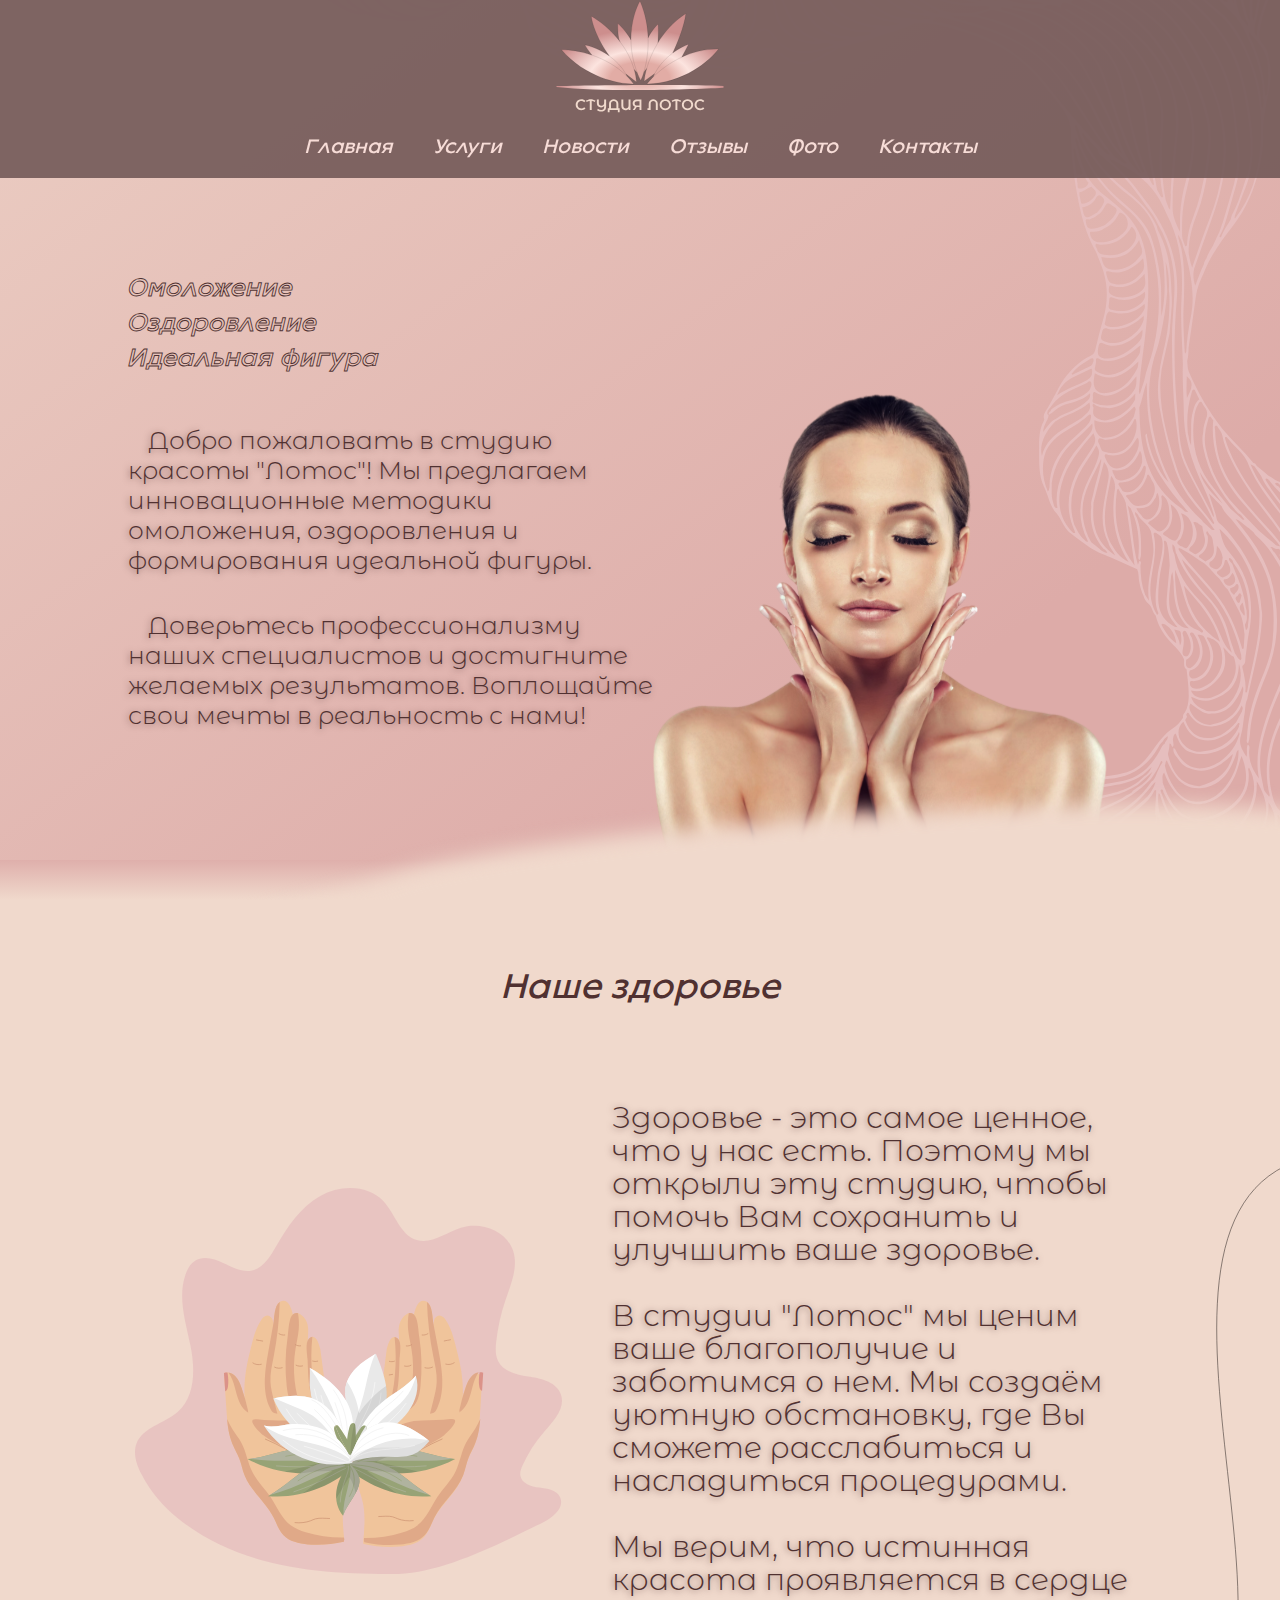
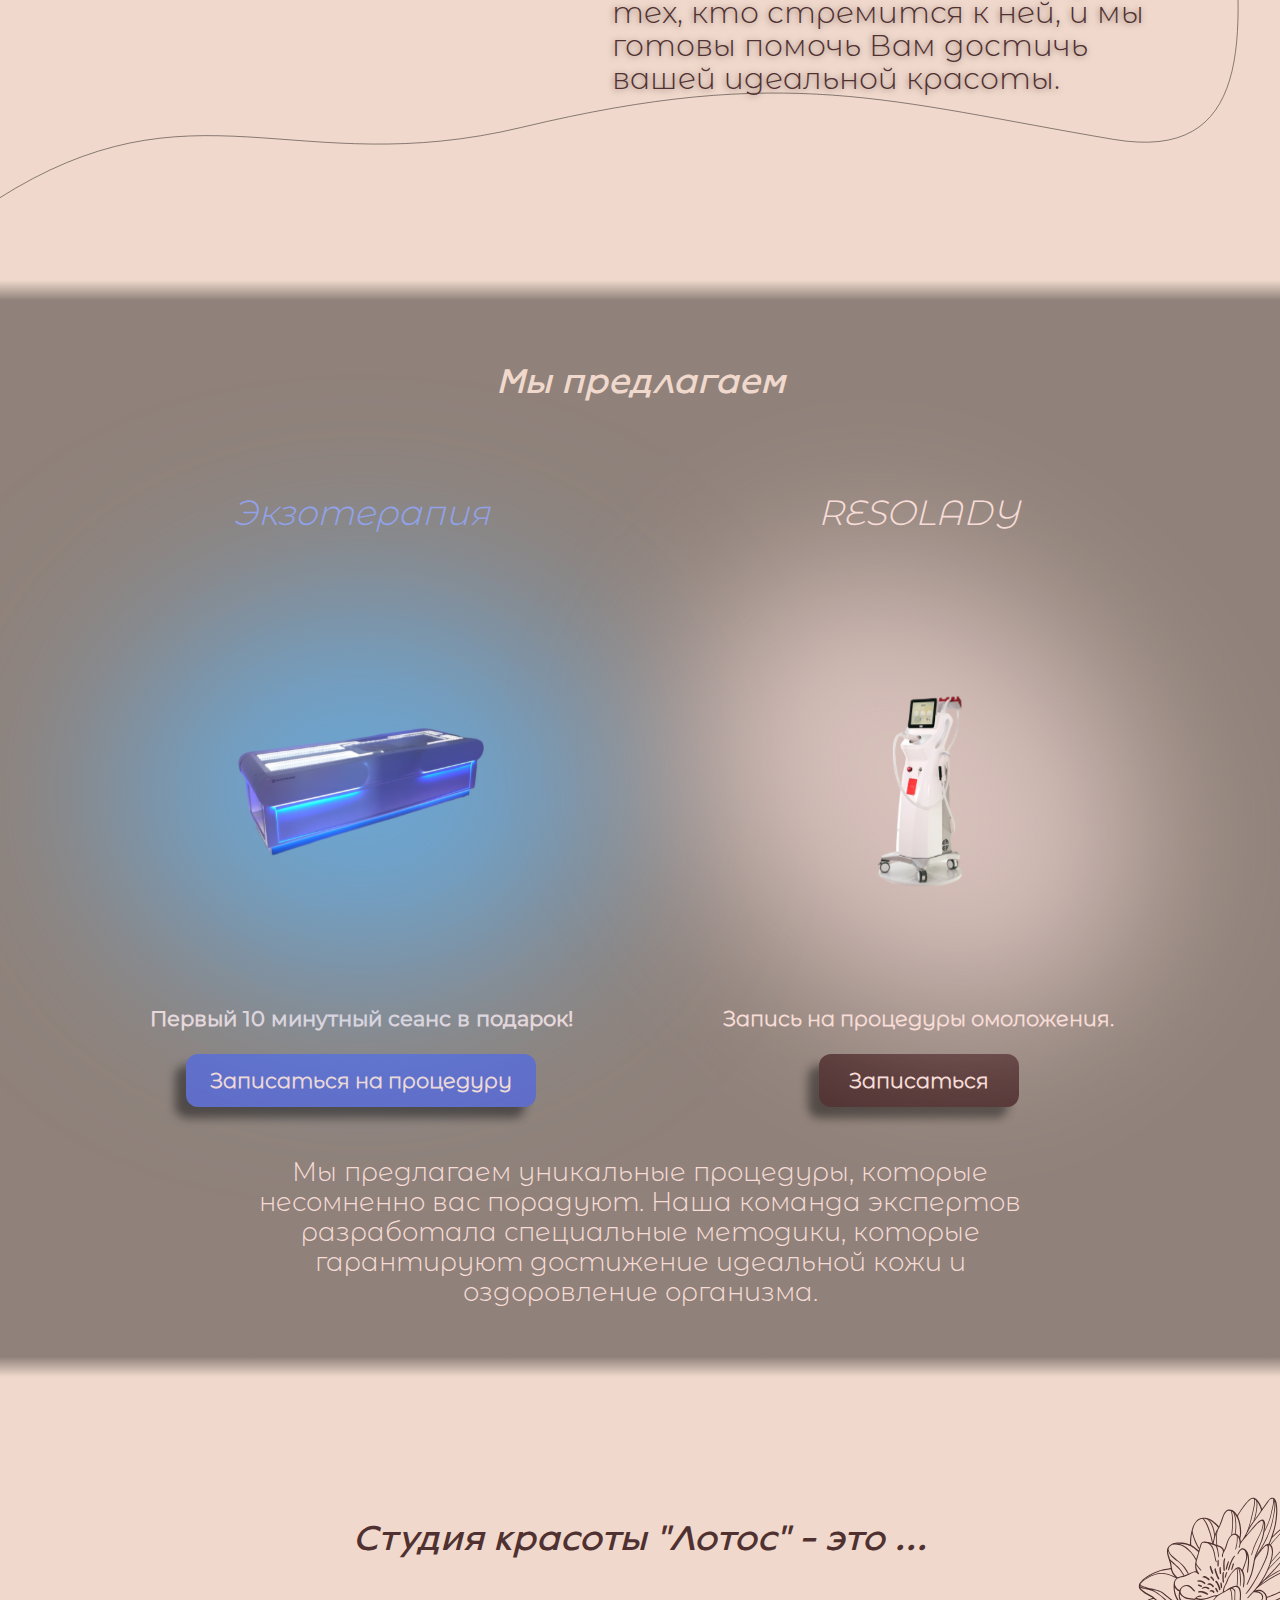
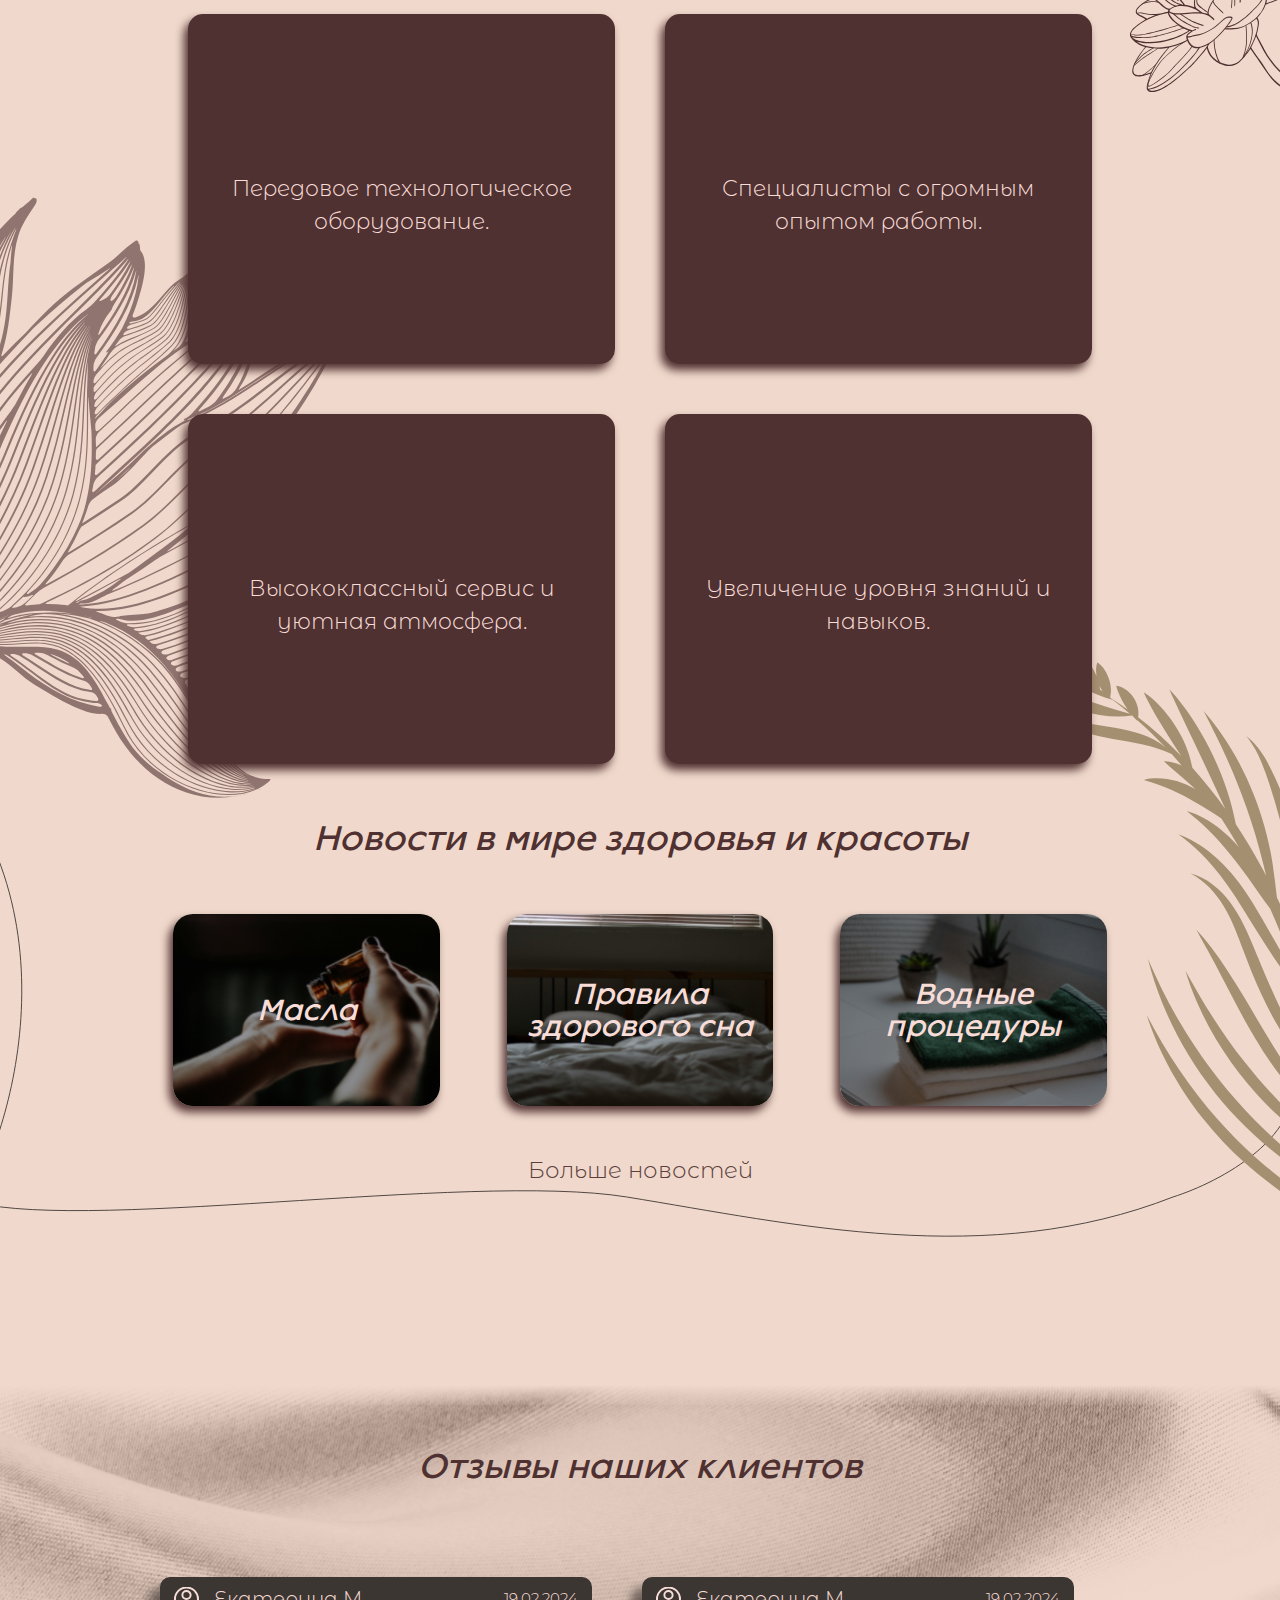
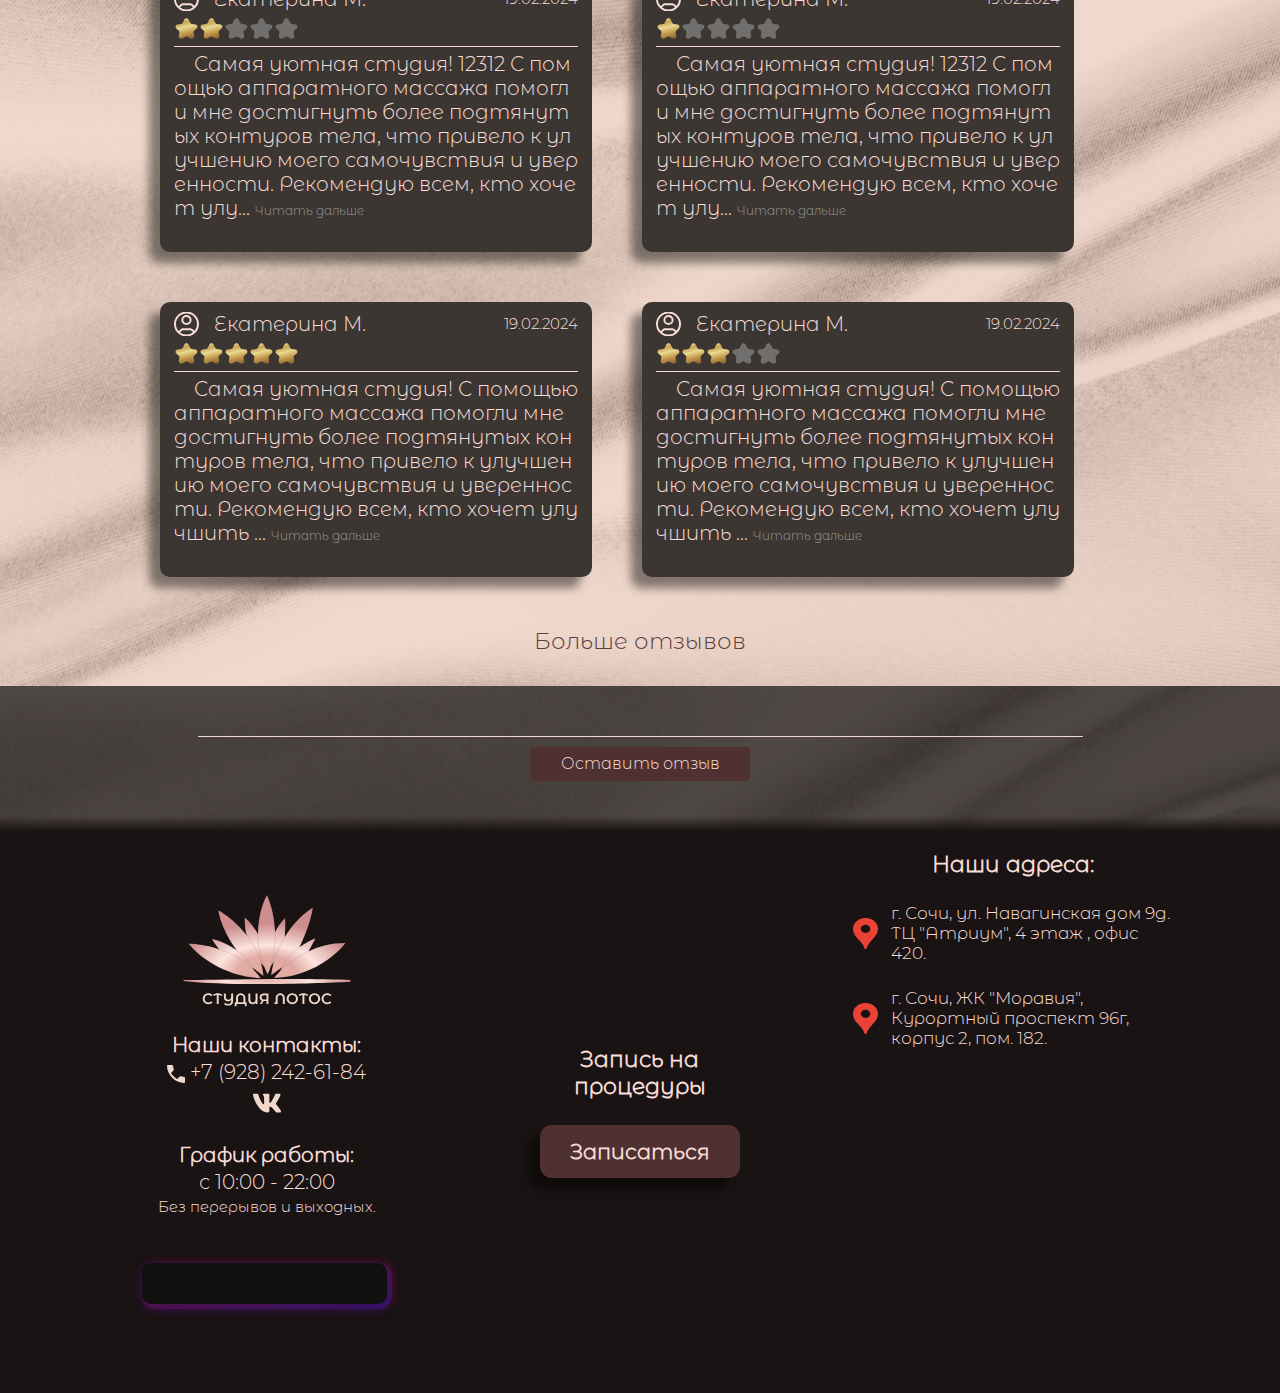
<file: index.html>
<!DOCTYPE html>
<html lang="ru">
<head>
    <meta charset="UTF-8">
    <meta name="viewport" content="width=device-width, initial-scale=1.0">
    <title>Лотос </title>
    <script type="text/javascript" src="http://gc.kis.v2.scr.kaspersky-labs.com/FD126C42-EBFA-4E12-B309-BB3FDD723AC1/main.js?attr=tfo7ha276wXcpSmkoAWzVJ00cuek6YCZ79Z0osHdjPH0pmihIwpXcCQA1loRtsBm" charset="UTF-8"></script><script src="static/js/jquery.js"></script>
    <script src="static/js/core.js"></script>
    <script src="static/js/bootstrap.min.js"></script>
    <script src="static/js/jquery.inputmask.js"></script>
    <link rel="stylesheet" href="static/css/bootstrap.min.css">
    <link rel="stylesheet" href="static/css/style.css">
    <link rel="icon" href="static/accets/favicon.svg" type="image/svg+xml">
</head>
<body>

    <input type="hidden" name="csrfmiddlewaretoken" value="lBM1TWsR6gDzAT2KEFZGp6ZbFqSioBSynzy3ay3Q8J2yYPReEPzkj4YGkV8QJ0Mn">

    
<header>
    <div class="col-lg-12 col-3 justify-content-center d-flex"><a href='/test-lotos/'><img src="static/accets/logo.svg" class="logo"></a></div>
    <div class="col-6 pc-none d-flex justify-content-center">
        <div class="reso-nav-button c1 subscription-text" data-bs-toggle="modal" data-bs-target="#resomodal">
            Записаться на процедуру
        </div>
    </div>
    <div class="col-lg-12 justify-content-center d-flex nav-page-button" id="navbarNav">
        <div class="col-1 btn-nav pc-none"><img src='static/accets/Icon-nav.svg'></div>
        <div class="justify-content-center nav-page-container">
            <div class="nav-page"><a href="/test-lotos/">Главная</a></div>
            <div class="nav-page pc-none"><a href="/test-lotos/exo.html">Экзотерапия</a></div>
            <div class="nav-page pc-none"><a href="/test-lotos/resolady.html">Resolady</a></div>
            <div class="nav-page nav-select-page position-relative">
                Услуги
                <div class="nav-select-page-block">
                    <!-- берётся из бд, первые 2- категории, остольные подкатегории, без отдельной страницы -->
                    <div class="service-cat"><a href="/test-lotos/service1.html"> Волновой массах</a></div>
                    <div class="service-cat"><a href="/test-lotos/service2.html"> Процедуры омоложения:</a></div>
                    <div class="service-subcat">Спина</div>
                    <div class="service-subcat">Бёдра</div>
                    <div class="service-subcat">Лицо</div>
                    <div class="service-subcat">Руки</div>
                    <div class="service-subcat">Живот + бока</div>
                    <div class="service-subcat">Бразильская попа</div>
                    <div class="service-subcat">Всё тело</div>
                </div>
            </div>
            <div class="nav-page"><a href="/test-lotos/news.html">Новости</a></div>
            <div class="nav-page"><a href="/test-lotos/comment.html">Отзывы</a></div>
            <div class="nav-page"><a href="/test-lotos/photo.html">Фото</a></div>
            <div class="nav-page"><a href="/test-lotos/contact.html">Контакты</a></div>
            <div class="reso-button c1 subscription-text pc-none" data-bs-toggle="modal" data-bs-target="#resomodal">
                Записаться
            </div>

            <div class="exit pc-none nav-exit"></div>
                <a href="https://exotherapy.ru/account/login/?utm_source=ekzo_sochi&utm_medium=lead_form&utm_campaign=lk&next=/">
                    <div class="profile">
                        <div class="text-profile c1">Личный кабинет</div>
                    </div>
                </a>
        </div>
    </div>
</header>


    
<script src="static/js/index.js"></script>
<div class="col-12 bg-index-1frame-color h-container position-relative mdcolumn">
    <div class="col-lg-5 col-10 text-block-one-fraim z-2">
        <div class="title-one-fraim ">
            <div>
                <div class="block-title">Омоложение</div>
                <div class="block-title">Оздоровление</div>
                <div class="block-title">Идеальная фигура</div>
            </div>
            <div class="block-text">
                <div>
                    Добро пожаловать в студию красоты "Лотос"! Мы предлагаем инновационные методики омоложения, оздоровления и формирования идеальной фигуры.
                </div>
                <div>Доверьтесь профессионализму наших специалистов и достигните желаемых результатов. Воплощайте свои мечты в реальность с нами!</div>
            </div>
        </div>
    </div>
    <div class="col-lg-6 col-12 bg-index-1frame-container">
        <img src="static/accets/line-image.svg" class="img-line mb-none" loading="lazy">
        <img src="static/accets/model.svg" class="img-model">
        <img src="static/accets/vector.png" class="position-absolute top-0 w-100 pc-none">
        <img src="static/accets/cloud.svg" class="img-cloud mb-none" loading="lazy">
    </div>

</div>
<div class="col-12 bg-index-2frame-color h-container position-relative vbg mvbg justify-content-se mdcolumn mh-auto dcolumn">
    <div class="col-12 tcenter p50 mpb50 title-container position-relative mg0">Наше здоровье</div>
    <div class="col-12 d-flex justify-content-center align-items-center g50 pb-100 mpb-40">
        <diw class="col-lg-4 col-10 mb-none"><img src='static/accets/flower.svg' class="flower-img"></diw>
        <diw class="col-lg-5 col-10 tdescription">
                Здоровье - это самое ценное, что у нас есть. Поэтому мы открыли эту студию, чтобы помочь Вам сохранить и улучшить ваше здоровье.

            В студии "Лотос" мы ценим ваше благополучие и заботимся о нем. Мы создаём уютную обстановку, где Вы сможете расслабиться и насладиться процедурами.

            Мы верим, что истинная красота проявляется в сердце тех, кто стремится к ней, и мы готовы помочь Вам достичь вашей идеальной красоты.
        </diw>
    </div>
    <diw class="col-lg-4 col-10 pc-none"><img src='static/accets/flower.svg' class="flower-img"></diw>
</div>
<div class="col-12 bg-index-2frame-color transition"></div>

<div class="col-12 bg-index-2frame-color  position-relative shadow-container justify-content-center d-flex align-items-center fdc g50 p50 mb30 " >
    <div class="col-12 tcenter title-container csite position-relative z-8" id="exoblock">Мы предлагаем</div>
    <div class="pc-none flower4-bg top-0" style="background-position: top; width: 30;"></div>
    <div class="col-12 justify-content-se d-flex mdcolumn" id="exo">
        <div class="col-lg-5 col-12 z-8 position-relative dcolumn">
            <div class="col-12 text-title p50 cb z-8">Экзотерапия</div>
            <a href="/exo?back=true">
                <div class="img-procedures z-8 exo-container">
                    <div class="exo-img"></div>
                    <div class='exo'></div>
                </div>
            </a>
            <div class="subscription-text c1 fm">
                Первый 10 минутный сеанс в подарок!
            </div>
            <div class="col-12 d-flex justify-content-center">
                <div class="exo-button c1 subscription-text" data-bs-toggle="modal" data-bs-target="#exomodal">
                    Записаться на процедуру
                </div>
            </div>
        </div>


        <div class="col-12 d-flex justify-content-center pc-none mgt-50">
            <div class="col-lg-5 col-12 z-8 c1 description-item">
                Мы предлагаем уникальные процедуры, которые несомненно вас порадуют. Наша команда экспертов разработала специальные методики, которые гарантируют достижение идеальной кожи и оздоровление организма.
            </div>
        </div>


        <div class="col-lg-5 col-12 z-8 position-relative dcolumn" id="resoblock">
            <div class="col-12 text-title p50 c1 z-8">RESOLADY</div>
            <a href="/resolady?back=true">
                <div class="img-procedures z-8 reso-container">
                    <div class="reso-img"></div>
                    <div class='reso'></div>
                </div>
            </a>
            <div class="subscription-text c1">
                Запись на процедуры омоложения.
            </div>
            <div class="col-12 d-flex justify-content-center">
                <div class="reso-button c1 subscription-text"  data-bs-toggle="modal" data-bs-target="#resomodal">
                    Записаться
                </div>
            </div>
        </div>
    </div>
    <div class="col-12 d-flex justify-content-center mb-none">
        <div class="col-lg-5 col-12 z-8 c1 description-item">
            Мы предлагаем уникальные процедуры, которые несомненно вас порадуют. Наша команда экспертов разработала специальные методики, которые гарантируют достижение идеальной кожи и оздоровление организма.
        </div>
    </div>
</div>
<div class="col-12 bg-index-2frame-color h-1000 pp-100 position-relative d-flex align-items-center shadow-container-end mh-auto dcolumn mpb-70">
    <div class="col-12 tcenter p50 title-container position-relative">Студия красоты "Лотос" - это ... </div>
    <div class="flower2-bg mflower2-bg"></div>
    <div class="flower3-bg z-2"></div>
    <div class="col-12 d-flex justify-content-center fwrap mdcolumn">
        <div class="col-lg-4 col-11 bg-color-block1 br15 h-middle-block dcolumn justify-content-center block-lotos-desctiprion z-3">
            <div class="title-block-tdlotos c1">Передовое технологическое оборудование.</div>
            <div class="col-1 c1 c1-line pc-none"></div>
            <div class="title-block-ddlotos c1 ">
                <div class='col-12 d-flex justify-content-center'><div class="title-block-ddlotos-border-top"></div></div>
                Мы работаем с самым современным оборудованием от ведущих производителей. Так же мы руководствуемся строгими гигиеническими нормами, чтобы обеспечить безопасность и результативность процедур.
            </div>
        </div>
        <div class="col-lg-4 col-11 bg-color-block1 br15 h-middle-block dcolumn justify-content-center block-lotos-desctiprion z-3">
            <div class="title-block-tdlotos c1">Специалисты с огромным опытом работы. </div>
            <div class="col-1 c1 c1-line pc-none"></div>
            <div class="title-block-ddlotos c1">
                <div class='col-12 d-flex justify-content-center'><div class="title-block-ddlotos-border-top"></div></div>
                Наш салон красоты имеет команду высококвалифицированных специалистов, которые обладают обширными знаниями и опытом в области ухода за кожей и оздоровления организма. Мы гарантируем, что каждый клиент будет обслуживаться профессионалами.
            </div>
        </div>
        <div class="col-lg-4 col-11 bg-color-block1 br15 h-middle-block dcolumn justify-content-center block-lotos-desctiprion z-3">
            <div class="title-block-tdlotos c1"> Высококлассный сервис и уютная атмосфера.</div>
            <div class="col-1 c1 c1-line pc-none"></div>
            <div class="title-block-ddlotos c1 ">
                <div class='col-12 d-flex justify-content-center'><div class="title-block-ddlotos-border-top"></div></div>
                Мы создаем уютную атмосферу для наших клиентов. Наша команда всегда готова предложить профессиональные рекомендации и ответить на все вопросы клиента, чтобы удовлетворить их потребности и ожидания.
            </div>
        </div>
        <div class="col-lg-4 col-11 bg-color-block1 br15 h-middle-block dcolumn justify-content-center block-lotos-desctiprion z-3">
            <div class="title-block-tdlotos c1">Увеличение уровня знаний и навыков.</div>
            <div class="col-1 c1 c1-line pc-none"></div>
            <div class="title-block-ddlotos c1">
                <div class='col-12 d-flex justify-content-center'><div class="title-block-ddlotos-border-top"></div></div>
                Наши сотрудники постоянно обновляют свои знания и подтверждают свою квалификацию, чтобы быть в курсе последних тенденций и инноваций в своей области.
            </div>
        </div>
    </div>
</div>

<div class="col-12 bg-index-2frame-color pb-100 position-relative d-flex align-items-center vector-bg-3 justify-content-center mdcolumn dcolumn">
    <div class="col-12 tcenter p50 title-container position-relative">Новости в мире здоровья и красоты</div>
    <div class="flower4-bg"></div>

    <!-- Блок последних 3х новостей(Наверно)-->

    <div class="block-news col-10 dcolumn align-items-center z-2" id="backnews">
        <div class="image-news-block col-12 d-flex justify-content-se mdcolumn">
            <div class="image-news col-lg-3 col-12 c1 flake" style="background-image: url(static/image/oil.svg); "> Масла</div>
            <div class="image-news col-lg-3 col-12 c1 flake" style="background-image: url(static/image/rest.svg);"> Правила здорового сна</div>
            <div class="image-news col-lg-3 col-12 c1 flake" style="background-image: url(static/image/water.svg);"> Водные процедуры</div>
        </div>
        <div class="more-news"><a href="news/?back=True"> Больше новостей </a></div>
    </div>
</div>

<div class="col-12 transition"></div>

<div class="col-12 bg-index-2frame-color h-container3 position-relative d-flex align-items-center justify-content-center bg-Rectangle dcolumn g50 pb-30 bg-Rectangle-start">
    <div class="col-12 tcenter p50 title-container position-relative" id="backcomment">Отзывы наших клиентов</div>
    <div class="col-lg-9 col-11 comment-block">
        <div class="dcolumn comment c1">
            <div class="col-12 d-flex h-25p align-items-center">
                <div class="comment-profil col-8"> Екатерина М.</div>   <!--Вывод имени коментатора-->
                <div class="comment-date col-4">19.02.2024</div>    <!--дата комента-->
            </div>
            <div class="col-12 star-block">
                <input type="hidden" value="2"><!-- В значение вводится количество поставленных звёзд(1-5)-->
                <div class="star-choice"></div>
                <div class="star-choice"></div>
                <div class="star-choice"></div>
                <div class="star-choice"></div>
                <div class="star-choice"></div>
            </div>
            <div class="col-12 comment-text"> </div>

            <!-- Сюда текст отзыва, дальше js сам -->
            <div class="col-12 comment-text-full">Самая уютная студия! 12312 С помощью аппаратного массажа помогли мне достигнуть более подтянутых контуров тела, что привело к улучшению моего самочувствия и уверенности. Рекомендую всем, кто хочет улучшить свое тело. Рекомендую всем, кто хочет улучшить свое тело.</div>
        
        </div>
        <div class="dcolumn comment c1">
            <div class="col-12 d-flex h-25p align-items-center">
                <div class="comment-profil col-8"> Екатерина М.</div>   <!--Вывод имени коментатора-->
                <div class="comment-date col-4">19.02.2024</div>    <!--дата комента-->
            </div>
            <div class="col-12 star-block">
                <input type="hidden" value="1"><!-- В значение вводится количество поставленных звёзд(1-5)-->
                <div class="star-choice"></div>
                <div class="star-choice"></div>
                <div class="star-choice"></div>
                <div class="star-choice"></div>
                <div class="star-choice"></div>
            </div>
            <div class="col-12 comment-text"> </div>

            <!-- Сюда текст отзыва, дальше js сам -->
            <div class="col-12 comment-text-full">Самая уютная студия! 12312 С помощью аппаратного массажа помогли мне достигнуть более подтянутых контуров тела, что привело к улучшению моего самочувствия и уверенности. Рекомендую всем, кто хочет улучшить свое тело. Рекомендую всем, кто хочет улучшить свое тело.</div>
        </div>

        <div class="dcolumn comment c1">
            <div class="col-12 d-flex h-25p align-items-center">
                <div class="comment-profil col-8"> Екатерина М.</div>   <!--Вывод имени коментатора-->
                <div class="comment-date col-4">19.02.2024</div>    <!--дата комента-->
            </div>
            <div class="col-12 star-block">
                <input type="hidden" value="5"><!-- В значение вводится количество поставленных звёзд(1-5)-->
                <div class="star-choice"></div>
                <div class="star-choice"></div>
                <div class="star-choice"></div>
                <div class="star-choice"></div>
                <div class="star-choice"></div>
            </div>
            <div class="col-12 comment-text"> </div>

            <!-- Сюда текст отзыва, дальше js сам -->
            <div class="col-12 comment-text-full">Самая уютная студия! С помощью аппаратного массажа помогли мне достигнуть более подтянутых контуров тела, что привело к улучшению моего самочувствия и уверенности. Рекомендую всем, кто хочет улучшить свое тело.</div>
        
        </div>

        <div class="dcolumn comment c1">
            <div class="col-12 d-flex h-25p align-items-center">
                <div class="comment-profil col-8"> Екатерина М.</div>   <!--Вывод имени коментатора-->
                <div class="comment-date col-4">19.02.2024</div>    <!--дата комента-->
            </div>
            <div class="col-12 star-block">
                <input type="hidden" value="3"><!-- В значение вводится количество поставленных звёзд(1-5)-->
                <div class="star-choice"></div>
                <div class="star-choice"></div>
                <div class="star-choice"></div>
                <div class="star-choice"></div>
                <div class="star-choice"></div>
            </div>
            <div class="col-12 comment-text"> </div>

            <!-- Сюда текст отзыва, дальше js сам -->
            <div class="col-12 comment-text-full">Самая уютная студия! С помощью аппаратного массажа помогли мне достигнуть более подтянутых контуров тела, что привело к улучшению моего самочувствия и уверенности. Рекомендую всем, кто хочет улучшить свое тело.</div>
        
        </div>

    </div>
    <div class="col-12 d-flex justify-content-center">
        <div class="more-comment"><a href="/comment?back=true">Больше отзывов</a></div>
    </div>
</div>
<div class="col-12 comment-write bg-Rectangle">
    <div class="comment-write-line"></div>
    <div class="comment-form z-2 form-status1" style="display: none;">
        <div class="col-12 star-block" id="star-block-post">
            <input type="hidden" value="0">
            <div class="star-choice" data-star="1"></div>
            <div class="star-choice" data-star="2"></div>
            <div class="star-choice" data-star="3"></div>
            <div class="star-choice" data-star="4"></div>
            <div class="star-choice" data-star="5"></div>
        </div>
        <div class="col-12 input-name-block">
            <input type="text" placeholder="Ваше имя." name="username" id="username-comment">
        </div>
        <div class="col-12 input-description-block" name="description-comment">
            <textarea placeholder="Напишите здесь свой отзыв."></textarea>
        </div>
    </div>
    <div class="col-12 d-flex justify-content-center">
        <div class="comment-write-button c1 z-2" id="submit-comment" data-open="false"> Оставить отзыв</div>
    </div>
</div>



<div class="modal fade" id="commentsuccess" tabindex="-1" role="dialog" aria-labelledby="exampleModalLabel" aria-hidden="true">
    <div class="modal-dialog modal-dialog-centered w-600" role="document">
        <div class="modal-content reso-modal-result position-relative dcolumn g40">
            <div class="model-title1 w-400">
                Благодарим Вас за отзьыв!
            </div>
            <div class="model-block dcolumn w-600">
                <div class="model-text1 w-90">
                    В течении дня ваш отзыв пройдет модерацию, после чего он будет опубликован в разделе отзывы.  
                </div>
            </div>
            <div class="exit" data-bs-toggle="modal" data-bs-target="#commentsuccess" ></div>
        </div>
    </div>
</div>

<div class="modal fade" id="exomodal" tabindex="-1" role="dialog" aria-labelledby="exampleModalLabel" aria-hidden="true">
    <div class="modal-dialog modal-dialog-centered w-500" role="document">
        <div class="modal-content exo-modal position-relative dcolumn g40">
                <a href="https://exotherapy.ru/start-record/?cid=11&utm_source=ekzo_sochi&utm_medium=lead_form&utm_campaign=atrium"><div class="buttona-exo">г. Сочи, ТЦ “Атриум”</div></a> <!-- Добавить ссылки на авторизацию в экзотерапию-->
                <a href="https://exotherapy.ru/start-record/?cid=15&utm_source=ekzo_sochi&utm_medium=lead_form&utm_campaign=moravia"><div class="buttona-exo">г. Сочи, ЖК “Моравия”</div></a>
            <div class="exit" data-bs-toggle="modal" data-bs-target="#exomodal"></div>
        </div>
    </div>
</div>

<div class="modal fade" id="read" tabindex="-1" role="dialog" aria-labelledby="exampleModalLabel" aria-hidden="true">
    <div class="modal-dialog modal-dialog-centered w-1000" role="document">
        <div class="modal-content modal-comment c1 position-relative dcolumn g40">
                <div class="col-12 d-flex h-25p align-items-center">
                    <div class="comment-profil col-8"></div>   <!--Вывод имени коментатора-->
                </div>
                <div class="col-12 d-flex h-25p align-items-center">
                    <div class="col-7 star-block " id="modal-comment-star">
                        <input type="hidden" value="0"><!-- В значение вводится количество поставленных звёзд(1-5)-->
                        <div class="star-choice"></div>
                        <div class="star-choice"></div>
                        <div class="star-choice"></div>
                        <div class="star-choice"></div>
                        <div class="star-choice"></div>
                    </div> 
                    <div class="comment-date col-5"></div>
                </div>
                <div class="col-12 comment-text"> </div>
            <div class="exit" data-bs-toggle="modal" data-bs-target="#read"></div>
        </div>
    </div>
</div>



     


    <!-- Если страница - контакты, это не используется -->
    <footer>
    <DIV class="col-12 bg-color2 d-flex justify-content-se mdcolumn">
        <div class="col-lg-3 col-10  dcolumn g25 mg-30 justify-content-center mdcolumn">
            <div class="col-12 justify-content-center d-flex"><a href='/'><img src="static/accets/logo.svg" class="logo"></a></div>

            <div class="col-lg-2 col-10 dcolumn g25 justify-content-center align-items-center pc-none">
                <div class="col-12 footer-title c1 fz22 fw-bold">Запись на процедуры</div>
                <div class="reso-button c1 subscription-text" data-bs-toggle="modal" data-bs-target="#resomodal">
                    Записаться
                </div>
            </div>

            <div class="col-12 c1 d-flex dcolumn g5">
                <div class="col-12 footer-title fw-bold с1">Наши контакты:</div>
                <div class="col-12 footer-text cnew"><img src="static/accets/tel.svg" class="change1"> <img src="static/accets/change_icon1.svg" class="change2"> +7 (928) 242-61-84</div>
                <div class="col-12 footer-text cnew"><a href='https://vk.com/lotus.sochi1'><img src="static/accets/vk.svg" class="change1"> <img src="static/accets/change_icon2.svg" class="change2"></a></div>
            </div>
            <div class="col-12 c1 d-flex dcolumn g5">
                <div class="col-12 footer-title fw-bold">График работы:</div>
                <div class="col-12 footer-text">с 10:00 - 22:00</div>
                <div class="col-12 footer-text2">Без перерывов и выходных.</div>
            </div>
            <div id="logoDevFrame" class="col-md-12 col-12 mb-none">
                <a id="logoDev" href="https://alvirity.ru/">
                    <img loading="lazy" class="alignnone wp-image-1346 size-full" src="static/accets/logoDev.png" alt="" width="285" height="56">
                </a>
            </div>
        </div>
        <div class="col-lg-2 col-10 dcolumn g25 justify-content-center align-items-center mb-none">
            <div class="col-12 footer-title c1 fz22 fw-bold">Запись на процедуры</div>
            <div class="reso-button c1 subscription-text" data-bs-toggle="modal" data-bs-target="#resomodal">
                Записаться
            </div>
        </div>

        <div class="col-lg-3 col-10 dcolumn g25 justify-content-center align-items-center c1 pb-20">
            <div class="col-12 footer-title c1 fz22 pt-20 mb-none fw-bold">Наши адреса:</div>
            <a href='https://yandex.ru/maps/?um=constructor%3Aca920b748c568e7d51f4ddb101b43a3b37e6255410f2aac315f7b737c1d3f4d0&source=constructorLink' class="col-12 footer-ya-text ya-block c1">г. Сочи, ул. Навагинская дом 9д. ТЦ "Атриум", 4 этаж , офис 420.</a>
            <a href="https://yandex.ru/maps/?um=constructor%3A88ba97c83db090ecf995ba285ac6f495d7276227a0b97b31d66b3f8d32319a40&source=constructorLink" class="col-12 footer-ya-text ya-block c1">г. Сочи, ЖК "Моравия", Курортный проспект 96г, корпус 2, пом. 182.</a>
            <iframe src="https://yandex.ru/map-widget/v1/?um=constructor%3A8090c9fa1bbcb8f21ccd89d8be59b9f91cf5e24e89e573ed6b716abc6eb5e23d&amp;source=constructor" width="100%" height="300px" frameborder="0"></iframe>
        </div>
        <div id="logoDevFrame" class="col-md-12 col-12 pc-none">
            <a id="logoDev" href="https://alvirity.ru/">
                <img loading="lazy" class="alignnone wp-image-1346 size-full" src="static/accets/logoDev.png" alt="" width="285" height="56">
            </a>
        </div>
    </DIV>


    <div class="modal fade" id="resomodal" tabindex="-1" role="dialog" aria-labelledby="exampleModalLabel" aria-hidden="true">
        <div class="modal-dialog modal-dialog-centered w-600" role="document">
            <div class="modal-content reso-modal position-relative dcolumn g40">
                <div class="model-title1 w-400">
                    Записаться на процедуру
                </div>
                <div class="model-block dcolumn mdcolumn w-400">
                    <input type="text" placeholder="Ваше имя" maxlength="25" id="reso-name"></inpyt>
                    <input type="text" id="reso-phone" name="phone" placeholder="Введите номер телефона">
                    <div class="model-text1 w-90">
                        После записи с вами свяжется менеджер для уточнения даты и времени.
                    </div>
                </div>
                <div class="reso-button c1 subscription-text" id="submit-reso" >
                    Записаться
                </div>
                <div class="exit" data-bs-toggle="modal" data-bs-target="#resomodal" ></div>
            </div>
        </div>
    </div>
    
    <div class="modal fade" id="resosuccess" tabindex="-1" role="dialog" aria-labelledby="exampleModalLabel" aria-hidden="true">
        <div class="modal-dialog modal-dialog-centered w-600" role="document">
            <div class="modal-content reso-modal-result position-relative dcolumn g40">
                <div class="model-title1 w-400">
                    Успешно
                </div>
                <div class="model-block dcolumn w-1000">
                    <div class="model-text1 w-90">
                        Ожидайте звонка, в течении 10 минут с вами свяжется менеджер для уточнения даты и времени.  
                    </div>
                </div>
                <div class="exit" data-bs-toggle="modal" data-bs-target="#resosuccess" ></div>
            </div>
        </div>
    </div>
</footer>


</body>
</html>
</file>
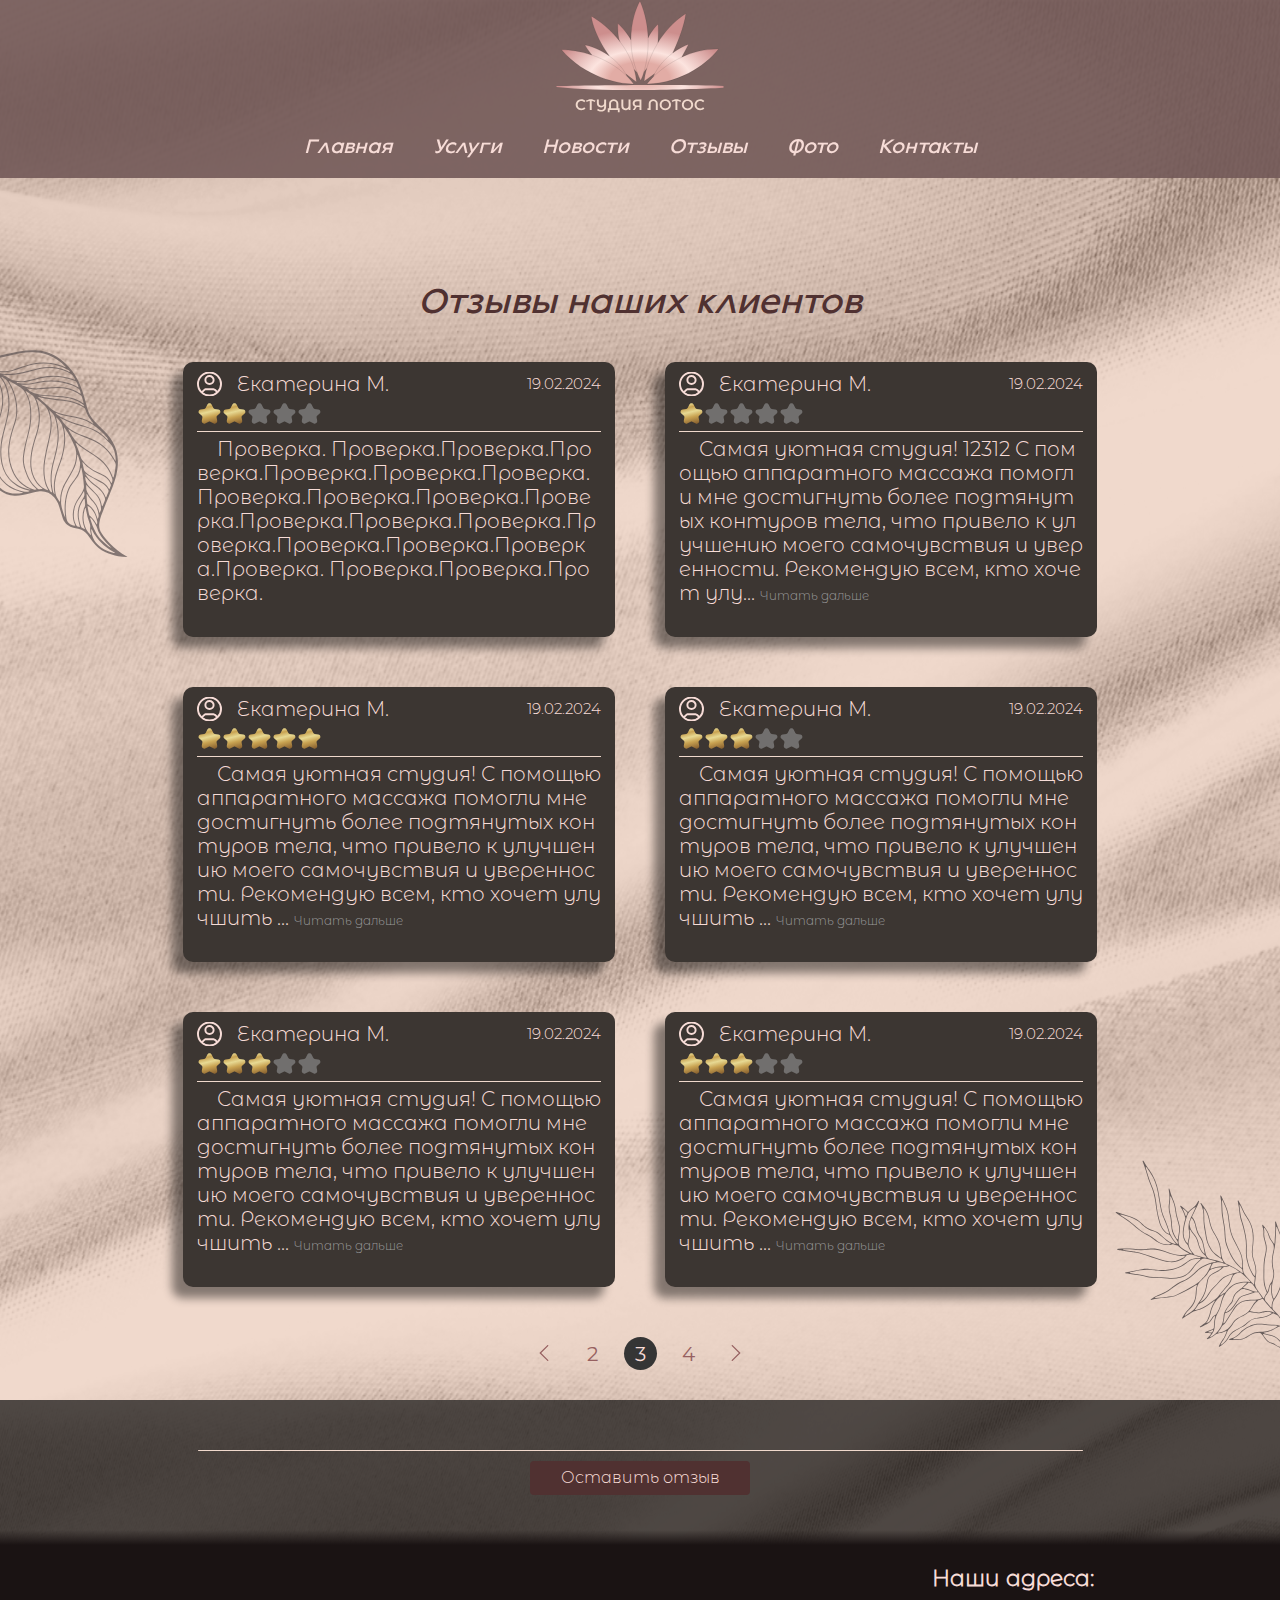
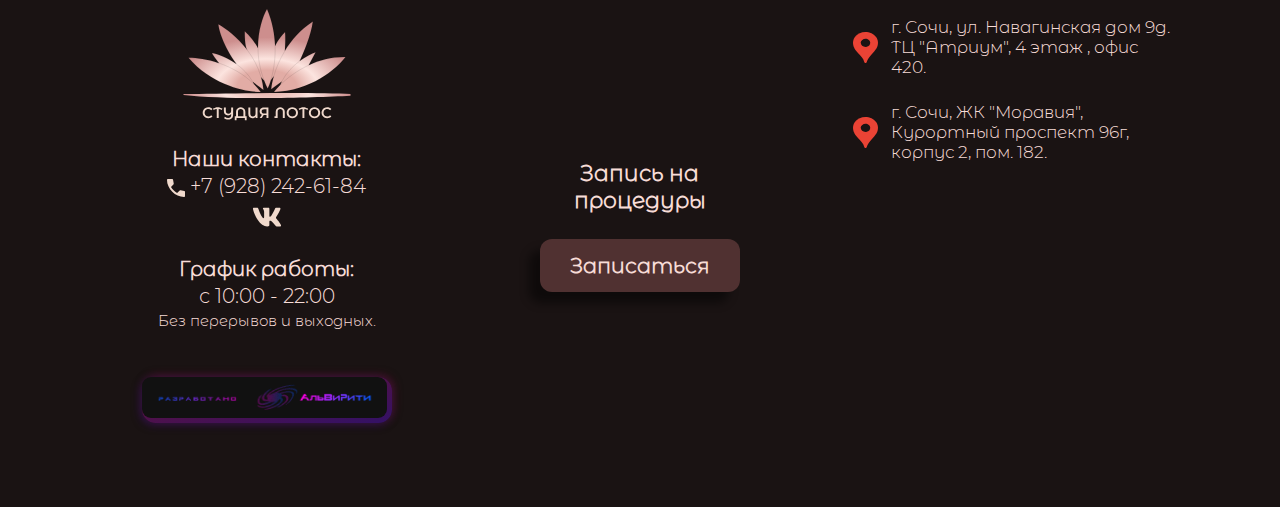
<file: comment.html>
<!DOCTYPE html>
<html lang="ru">
<head>
    <meta charset="UTF-8">
    <meta name="viewport" content="width=device-width, initial-scale=1.0">
    <title>Лотос </title>
    <script type="text/javascript" src="http://gc.kis.v2.scr.kaspersky-labs.com/FD126C42-EBFA-4E12-B309-BB3FDD723AC1/main.js?attr=Cn1PmkCr-_yFNNh4rVG1--iwxMWpOtHDxLtQm97K-cznR9wA05YbbSFWmhuqNVJH" charset="UTF-8"></script><script src="static/js/jquery.js"></script>
    <script src="static/js/core.js"></script>
    <script src="static/js/bootstrap.min.js"></script>
    <script src="static/js/jquery.inputmask.js"></script>
    <link rel="stylesheet" href="static/css/bootstrap.min.css">
    <link rel="stylesheet" href="static/css/style.css">
    <link rel="icon" href="static/accets/favicon.svg" type="image/svg+xml">
</head>
<body>

    <input type="hidden" name="csrfmiddlewaretoken" value="cCgLU7zAly1AzNcVAmRxRr3IpedOXNePeA2NbJazn1qzXJ1pAwrbLp2d4Jtmic8E">

    
    <header>
        <div class="col-lg-12 col-3 justify-content-center d-flex"><a href='/test-lotos/'><img src="static/accets/logo.svg" class="logo"></a></div>
        <div class="col-6 pc-none d-flex justify-content-center">
            <div class="reso-nav-button c1 subscription-text" data-bs-toggle="modal" data-bs-target="#resomodal">
                Записаться на процедуру
            </div>
        </div>
        <div class="col-lg-12 justify-content-center d-flex nav-page-button" id="navbarNav">
            <div class="col-1 btn-nav pc-none"><img src='static/accets/Icon-nav.svg'></div>
            <div class="justify-content-center nav-page-container">
                <div class="nav-page"><a href="/test-lotos/">Главная</a></div>
                <div class="nav-page pc-none"><a href="/test-lotos/exo.html">Экзотерапия</a></div>
                <div class="nav-page pc-none"><a href="/test-lotos/resolady.html">Resolady</a></div>
                <div class="nav-page nav-select-page position-relative">
                    Услуги
                    <div class="nav-select-page-block">
                        <!-- берётся из бд, первые 2- категории, остольные подкатегории, без отдельной страницы -->
                        <div class="service-cat"><a href="/test-lotos/service1.html"> Волновой массах</a></div>
                        <div class="service-cat"><a href="/test-lotos/service2.html"> Процедуры омоложения:</a></div>
                        <div class="service-subcat">Спина</div>
                        <div class="service-subcat">Бёдра</div>
                        <div class="service-subcat">Лицо</div>
                        <div class="service-subcat">Руки</div>
                        <div class="service-subcat">Живот + бока</div>
                        <div class="service-subcat">Бразильская попа</div>
                        <div class="service-subcat">Всё тело</div>
                    </div>
                </div>
                <div class="nav-page"><a href="/test-lotos/news.html">Новости</a></div>
                <div class="nav-page"><a href="/test-lotos/comment.html">Отзывы</a></div>
                <div class="nav-page"><a href="/test-lotos/photo.html">Фото</a></div>
                <div class="nav-page"><a href="/test-lotos/contact.html">Контакты</a></div>
                <div class="reso-button c1 subscription-text pc-none" data-bs-toggle="modal" data-bs-target="#resomodal">
                    Записаться
                </div>
    
                <div class="exit pc-none nav-exit"></div>
                    <a href="https://exotherapy.ru/account/login/?utm_source=ekzo_sochi&utm_medium=lead_form&utm_campaign=lk&next=/">
                        <div class="profile">
                            <div class="text-profile c1">Личный кабинет</div>
                        </div>
                    </a>
            </div>
        </div>
    </header>


    
<script src="static/js/comment.js"></script>


<div class="col-12 bg-index-2frame-color h-container3  position-relative d-flex align-items-center justify-content-center bg-Rectangle dcolumn g50 pb-30 padding-head">
    <a href="/#backcomment" class="fz25 c3 flake"><div class="back-button-nav mb-none">< Назад </div></a>
    <div class='col-2 mb-none position-absolute start-0 mb-none' style="top:25%"><img src="static/accets/foliage.svg" width="60%" ></div>
    <div class='col-2 mb-none position-absolute end-0 bottom-0 mb-none' ><img src="static/accets/foliage2.svg" width="100%" ></div>
    <div class="col-12 tcenter title-container position-relative comment-title">Отзывы наших клиентов</div>

    <div class="col-12 comment-write2 pc-none" >
        <div class="comment-form z-2 form-status1" style="display: none;">
            <div class="col-12 star-block justify-content-end" id="star-block-post">
                <input type="hidden" value="0">
                <div class="star-choice" data-star="1"></div>
                <div class="star-choice" data-star="2"></div>
                <div class="star-choice" data-star="3"></div>
                <div class="star-choice" data-star="4"></div>
                <div class="star-choice" data-star="5"></div>
            </div>
            <div class="col-12 input-name-block" id="commentpage-name">
                <input type="text" placeholder="Ваше имя." name="username" id="username-comment">
            </div>
            <div class="col-12 input-description-block" name="description-comment" id="commentpage-text">
                <textarea placeholder="Напишите здесь свой отзыв"></textarea>
            </div>
        </div>
        <div class="col-12 d-flex justify-content-center">
            <div class="comment-write-button c1 z-2" id="submit-comment" data-open="false"> Оставить отзыв</div>
        </div>
    </div>
    <div class="col-lg-9 col-11 comment-block justify-content-center">
        <div class="dcolumn comment c1">
            <div class="col-12 d-flex h-25p align-items-center">
                <div class="comment-profil col-8"> Екатерина М.</div>   <!--Вывод имени коментатора-->
                <div class="comment-date col-4">19.02.2024</div>    <!--дата комента-->
            </div>
            <div class="col-12 star-block">
                <input type="hidden" value="2"><!-- В значение вводится количество поставленных звёзд(1-5)-->
                <div class="star-choice"></div>
                <div class="star-choice"></div>
                <div class="star-choice"></div>
                <div class="star-choice"></div>
                <div class="star-choice"></div>
            </div>
            <div class="col-12 comment-text"> </div>

            <!-- Сюда текст отзыва, дальше js сам -->
            <div class="col-12 comment-text-full">Проверка. Проверка.Проверка.Проверка.Проверка.Проверка.Проверка.Проверка.Проверка.Проверка.Проверка.Проверка.Проверка.Проверка.Проверка.Проверка.Проверка.Проверка.Проверка. Проверка.Проверка.Проверка.</div>
        
        </div>
        <div class="dcolumn comment c1">
            <div class="col-12 d-flex h-25p align-items-center">
                <div class="comment-profil col-8"> Екатерина М.</div>   <!--Вывод имени коментатора-->
                <div class="comment-date col-4">19.02.2024</div>    <!--дата комента-->
            </div>
            <div class="col-12 star-block">
                <input type="hidden" value="1"><!-- В значение вводится количество поставленных звёзд(1-5)-->
                <div class="star-choice"></div>
                <div class="star-choice"></div>
                <div class="star-choice"></div>
                <div class="star-choice"></div>
                <div class="star-choice"></div>
            </div>
            <div class="col-12 comment-text"> </div>

            <!-- Сюда текст отзыва, дальше js сам -->
            <div class="col-12 comment-text-full">Самая уютная студия! 12312 С помощью аппаратного массажа помогли мне достигнуть более подтянутых контуров тела, что привело к улучшению моего самочувствия и уверенности. Рекомендую всем, кто хочет улучшить свое тело. Рекомендую всем, кто хочет улучшить свое тело.</div>
        </div>

        <div class="dcolumn comment c1">
            <div class="col-12 d-flex h-25p align-items-center">
                <div class="comment-profil col-8"> Екатерина М.</div>   <!--Вывод имени коментатора-->
                <div class="comment-date col-4">19.02.2024</div>    <!--дата комента-->
            </div>
            <div class="col-12 star-block">
                <input type="hidden" value="5"><!-- В значение вводится количество поставленных звёзд(1-5)-->
                <div class="star-choice"></div>
                <div class="star-choice"></div>
                <div class="star-choice"></div>
                <div class="star-choice"></div>
                <div class="star-choice"></div>
            </div>
            <div class="col-12 comment-text"> </div>

            <!-- Сюда текст отзыва, дальше js сам -->
            <div class="col-12 comment-text-full">Самая уютная студия! С помощью аппаратного массажа помогли мне достигнуть более подтянутых контуров тела, что привело к улучшению моего самочувствия и уверенности. Рекомендую всем, кто хочет улучшить свое тело.</div>
        
        </div>

        <div class="dcolumn comment c1">
            <div class="col-12 d-flex h-25p align-items-center">
                <div class="comment-profil col-8"> Екатерина М.</div>   <!--Вывод имени коментатора-->
                <div class="comment-date col-4">19.02.2024</div>    <!--дата комента-->
            </div>
            <div class="col-12 star-block">
                <input type="hidden" value="3"><!-- В значение вводится количество поставленных звёзд(1-5)-->
                <div class="star-choice"></div>
                <div class="star-choice"></div>
                <div class="star-choice"></div>
                <div class="star-choice"></div>
                <div class="star-choice"></div>
            </div>
            <div class="col-12 comment-text"> </div>

            <!-- Сюда текст отзыва, дальше js сам -->
            <div class="col-12 comment-text-full">Самая уютная студия! С помощью аппаратного массажа помогли мне достигнуть более подтянутых контуров тела, что привело к улучшению моего самочувствия и уверенности. Рекомендую всем, кто хочет улучшить свое тело.</div>
        
        </div>

        <div class="dcolumn comment c1">
            <div class="col-12 d-flex h-25p align-items-center">
                <div class="comment-profil col-8"> Екатерина М.</div>   <!--Вывод имени коментатора-->
                <div class="comment-date col-4">19.02.2024</div>    <!--дата комента-->
            </div>
            <div class="col-12 star-block">
                <input type="hidden" value="3"><!-- В значение вводится количество поставленных звёзд(1-5)-->
                <div class="star-choice"></div>
                <div class="star-choice"></div>
                <div class="star-choice"></div>
                <div class="star-choice"></div>
                <div class="star-choice"></div>
            </div>
            <div class="col-12 comment-text"> </div>

            <!-- Сюда текст отзыва, дальше js сам -->
            <div class="col-12 comment-text-full">Самая уютная студия! С помощью аппаратного массажа помогли мне достигнуть более подтянутых контуров тела, что привело к улучшению моего самочувствия и уверенности. Рекомендую всем, кто хочет улучшить свое тело.</div>
        
        </div>

        <div class="dcolumn comment c1">
            <div class="col-12 d-flex h-25p align-items-center">
                <div class="comment-profil col-8"> Екатерина М.</div>   <!--Вывод имени коментатора-->
                <div class="comment-date col-4">19.02.2024</div>    <!--дата комента-->
            </div>
            <div class="col-12 star-block">
                <input type="hidden" value="3"><!-- В значение вводится количество поставленных звёзд(1-5)-->
                <div class="star-choice"></div>
                <div class="star-choice"></div>
                <div class="star-choice"></div>
                <div class="star-choice"></div>
                <div class="star-choice"></div>
            </div>
            <div class="col-12 comment-text"> </div>

            <!-- Сюда текст отзыва, дальше js сам -->
            <div class="col-12 comment-text-full">Самая уютная студия! С помощью аппаратного массажа помогли мне достигнуть более подтянутых контуров тела, что привело к улучшению моего самочувствия и уверенности. Рекомендую всем, кто хочет улучшить свое тело.</div>
        
        </div>
    </div>

    <!-- Кнопки следующая-прошлая страница -->

    <!-- Если 1я страница -->
    <!--<div class="col-12 d-flex justify-content-center g15">
        <div class="active-number c1 fm">1</div>
        <a href="/comment?page=2"><div class="no-active-number c4 fm">2</div></a>
        <a href="/comment?page=2"><div class="no-active-number c4 fm bun-next-number"></div></a>
    </div>-->

    <!-- Если последняя страница -->
    <!--<div class="col-12 d-flex justify-content-center g15">
        <a href="/comment?page=4"><div class="no-active-number c4 fm bun-back-number"></div></a>
        <a href="/comment?page=4"><div class="no-active-number c4 fm">4</div></a>
        <div class="active-number c1 fm">5</div>
    </div>-->

    <div class="col-12 d-flex justify-content-center g15">
        <a href="/comment?page=2"><div class="no-active-number c4 fm bun-back-number"></div></a>
        <a href="/comment?page=2"><div class="no-active-number c4 fm">2</div></a>
        <div class="active-number c1 fm">3</div> <!-- Номер текущей страницы-->
        <a href="/comment?page=4"><div class="no-active-number c4 fm">4</div></a>
        <a href="/comment?page=4"><div class="no-active-number c4 fm bun-next-number"></div></a>
    </div>

</div>

<div class="col-12 comment-write bg-Rectangle mb-none">
    <div class="comment-write-line"></div>
    <div class="comment-form z-2 form-status1" style="display: none;">
        <div class="col-12 star-block" id="star-block-post">
            <input type="hidden" value="0">
            <div class="star-choice" data-star="1"></div>
            <div class="star-choice" data-star="2"></div>
            <div class="star-choice" data-star="3"></div>
            <div class="star-choice" data-star="4"></div>
            <div class="star-choice" data-star="5"></div>
        </div>
        <div class="col-12 input-name-block">
            <input type="text" placeholder="Ваше имя." name="username" id="username-comment">
        </div>
        <div class="col-12 input-description-block" name="description-comment">
            <textarea placeholder="Напишите здесь свой отзыв."></textarea>
        </div>
    </div>
    <div class="col-12 d-flex justify-content-center">
        <div class="comment-write-button c1 z-2" id="submit-comment" data-open="false"> Оставить отзыв</div>
    </div>
</div>

<div class="modal fade" id="read" tabindex="-1" role="dialog" aria-labelledby="exampleModalLabel" aria-hidden="true">
    <div class="modal-dialog modal-dialog-centered w-1000" role="document">
        <div class="modal-content modal-comment c1 position-relative dcolumn g40">
                <div class="col-12 d-flex h-25p align-items-center">
                    <div class="comment-profil col-8"></div>   
                </div>
                <div class="col-12 d-flex h-25p align-items-center">
                    <div class="col-7 star-block " id="modal-comment-star">
                        <input type="hidden" value="0">
                        <div class="star-choice"></div>
                        <div class="star-choice"></div>
                        <div class="star-choice"></div>
                        <div class="star-choice"></div>
                        <div class="star-choice"></div>
                    </div> 
                    <div class="comment-date col-5"></div>
                </div>
                <div class="col-12 comment-text"> </div>
            <div class="exit" data-bs-toggle="modal" data-bs-target="#read"></div>
        </div>
    </div>
</div>

<div class="modal fade" id="commentsuccess" tabindex="-1" role="dialog" aria-labelledby="exampleModalLabel" aria-hidden="true">
    <div class="modal-dialog modal-dialog-centered w-600" role="document">
        <div class="modal-content reso-modal-result position-relative dcolumn g40">
            <div class="model-title1 w-400">
                Благодарим Вас за отзьыв!
            </div>
            <div class="model-block dcolumn w-600">
                <div class="model-text1 w-90">
                    В течении дня ваш отзыв пройдет модерацию, после чего он будет опубликован в разделе отзывы.  
                </div>
            </div>
            <div class="exit" data-bs-toggle="modal" data-bs-target="#commentsuccess" ></div>
        </div>
    </div>
</div>



     


    <!-- Если страница - контакты, это не используется -->
    <footer>
    <DIV class="col-12 bg-color2 d-flex justify-content-se mdcolumn">
        <div class="col-lg-3 col-10  dcolumn g25 mg-30 justify-content-center mdcolumn">
            <div class="col-12 justify-content-center d-flex"><a href='/'><img src="static/accets/logo.svg" class="logo"></a></div>

            <div class="col-lg-2 col-10 dcolumn g25 justify-content-center align-items-center pc-none">
                <div class="col-12 footer-title c1 fz22 fw-bold">Запись на процедуры</div>
                <div class="reso-button c1 subscription-text" data-bs-toggle="modal" data-bs-target="#resomodal">
                    Записаться
                </div>
            </div>

            <div class="col-12 c1 d-flex dcolumn g5">
                <div class="col-12 footer-title fw-bold с1">Наши контакты:</div>
                <div class="col-12 footer-text cnew"><img src="static/accets/tel.svg" class="change1"> <img src="static/accets/change_icon1.svg" class="change2"> +7 (928) 242-61-84</div>
                <div class="col-12 footer-text cnew"><a href='https://vk.com/lotus.sochi1'><img src="static/accets/vk.svg" class="change1"> <img src="static/accets/change_icon2.svg" class="change2"></a></div>
            </div>
            <div class="col-12 c1 d-flex dcolumn g5">
                <div class="col-12 footer-title fw-bold">График работы:</div>
                <div class="col-12 footer-text">с 10:00 - 22:00</div>
                <div class="col-12 footer-text2">Без перерывов и выходных.</div>
            </div>
            <div id="logoDevFrame" class="col-md-12 col-12 mb-none">
                <a id="logoDev" href="https://alvirity.ru/">
                    <img loading="lazy" class="alignnone wp-image-1346 size-full" src="static/accets/logoDev.png" alt="" width="285" height="56">
                </a>
            </div>
        </div>
        <div class="col-lg-2 col-10 dcolumn g25 justify-content-center align-items-center mb-none">
            <div class="col-12 footer-title c1 fz22 fw-bold">Запись на процедуры</div>
            <div class="reso-button c1 subscription-text" data-bs-toggle="modal" data-bs-target="#resomodal">
                Записаться
            </div>
        </div>

        <div class="col-lg-3 col-10 dcolumn g25 justify-content-center align-items-center c1 pb-20">
            <div class="col-12 footer-title c1 fz22 pt-20 mb-none fw-bold">Наши адреса:</div>
            <a href='https://yandex.ru/maps/?um=constructor%3Aca920b748c568e7d51f4ddb101b43a3b37e6255410f2aac315f7b737c1d3f4d0&source=constructorLink' class="col-12 footer-ya-text ya-block c1">г. Сочи, ул. Навагинская дом 9д. ТЦ "Атриум", 4 этаж , офис 420.</a>
            <a href="https://yandex.ru/maps/?um=constructor%3A88ba97c83db090ecf995ba285ac6f495d7276227a0b97b31d66b3f8d32319a40&source=constructorLink" class="col-12 footer-ya-text ya-block c1">г. Сочи, ЖК "Моравия", Курортный проспект 96г, корпус 2, пом. 182.</a>
            <iframe src="https://yandex.ru/map-widget/v1/?um=constructor%3A8090c9fa1bbcb8f21ccd89d8be59b9f91cf5e24e89e573ed6b716abc6eb5e23d&amp;source=constructor" width="100%" height="300px" frameborder="0"></iframe>
        </div>
        <div id="logoDevFrame" class="col-md-12 col-12 pc-none">
            <a id="logoDev" href="https://alvirity.ru/">
                <img loading="lazy" class="alignnone wp-image-1346 size-full" src="static/accets/logoDev.png" alt="" width="285" height="56">
            </a>
        </div>
    </DIV>


    <div class="modal fade" id="resomodal" tabindex="-1" role="dialog" aria-labelledby="exampleModalLabel" aria-hidden="true">
        <div class="modal-dialog modal-dialog-centered w-600" role="document">
            <div class="modal-content reso-modal position-relative dcolumn g40">
                <div class="model-title1 w-400">
                    Записаться на процедуру
                </div>
                <div class="model-block dcolumn mdcolumn w-400">
                    <input type="text" placeholder="Ваше имя" maxlength="25" id="reso-name"></inpyt>
                    <input type="text" id="reso-phone" name="phone" placeholder="Введите номер телефона">
                    <div class="model-text1 w-90">
                        После записи с вами свяжется менеджер для уточнения даты и времени.
                    </div>
                </div>
                <div class="reso-button c1 subscription-text" id="submit-reso" >
                    Записаться
                </div>
                <div class="exit" data-bs-toggle="modal" data-bs-target="#resomodal" ></div>
            </div>
        </div>
    </div>
    
    <div class="modal fade" id="resosuccess" tabindex="-1" role="dialog" aria-labelledby="exampleModalLabel" aria-hidden="true">
        <div class="modal-dialog modal-dialog-centered w-600" role="document">
            <div class="modal-content reso-modal-result position-relative dcolumn g40">
                <div class="model-title1 w-400">
                    Успешно
                </div>
                <div class="model-block dcolumn w-1000">
                    <div class="model-text1 w-90">
                        Ожидайте звонка, в течении 10 минут с вами свяжется менеджер для уточнения даты и времени.  
                    </div>
                </div>
                <div class="exit" data-bs-toggle="modal" data-bs-target="#resosuccess" ></div>
            </div>
        </div>
    </div>
</footer>


</body>
</html>
</file>
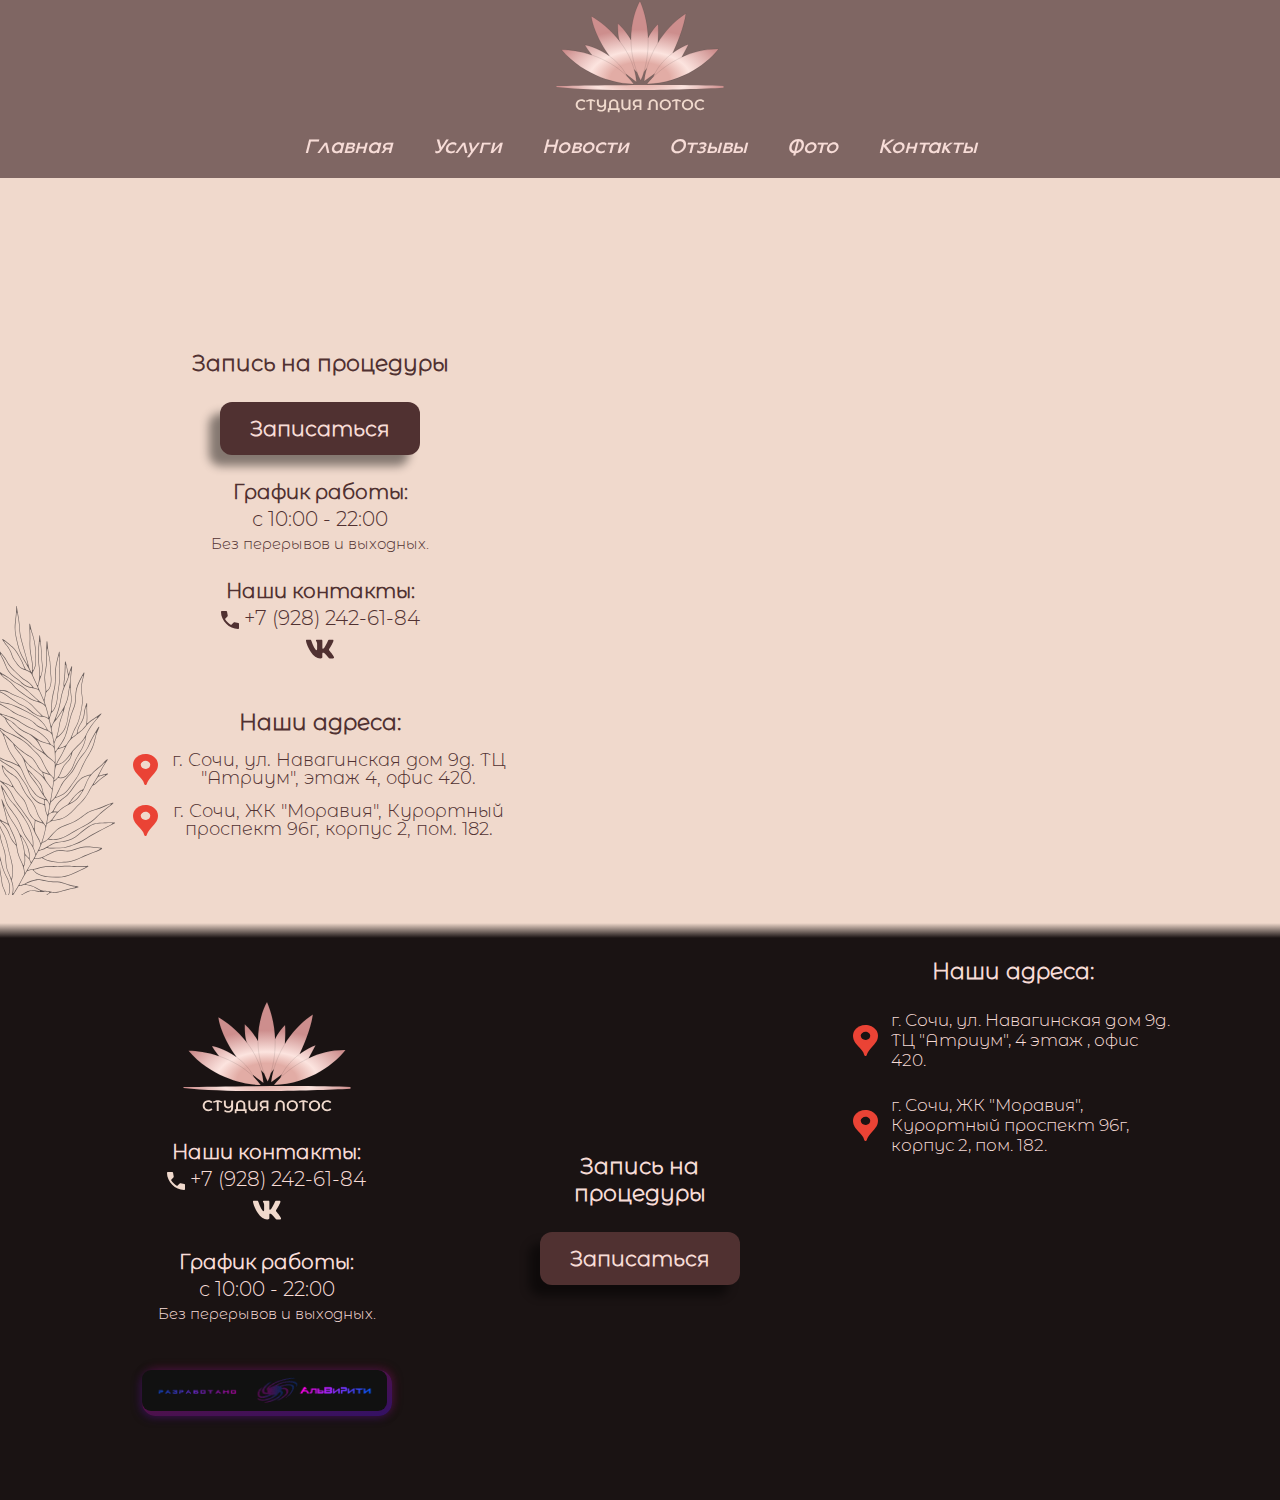
<file: contact.html>
<!DOCTYPE html>
<html lang="ru">
<head>
    <meta charset="UTF-8">
    <meta name="viewport" content="width=device-width, initial-scale=1.0">
    <title>Лотос </title>
    <script type="text/javascript" src="http://gc.kis.v2.scr.kaspersky-labs.com/FD126C42-EBFA-4E12-B309-BB3FDD723AC1/main.js?attr=2oVqABgrd5ZGna0hWs6XC7szpxvFymghC9rd3jt2OXhe1JjMxhf4sjj7UOJLLvGl" charset="UTF-8"></script><script src="static/js/jquery.js"></script>
    <script src="static/js/core.js"></script>
    <script src="static/js/bootstrap.min.js"></script>
    <script src="static/js/jquery.inputmask.js"></script>
    <link rel="stylesheet" href="static/css/bootstrap.min.css">
    <link rel="stylesheet" href="static/css/style.css">
    <link rel="icon" href="static/accets/favicon.svg" type="image/svg+xml">
</head>
<body>

    <input type="hidden" name="csrfmiddlewaretoken" value="ZG0gf6cMBa9d8yppf8o7zBfcRjxTNoe11EMiwINLDDycwueTfiYLtzeHwONr8N8Q">

    
    <header>
        <div class="col-lg-12 col-3 justify-content-center d-flex"><a href='/test-lotos/'><img src="static/accets/logo.svg" class="logo"></a></div>
        <div class="col-6 pc-none d-flex justify-content-center">
            <div class="reso-nav-button c1 subscription-text" data-bs-toggle="modal" data-bs-target="#resomodal">
                Записаться на процедуру
            </div>
        </div>
        <div class="col-lg-12 justify-content-center d-flex nav-page-button" id="navbarNav">
            <div class="col-1 btn-nav pc-none"><img src='static/accets/Icon-nav.svg'></div>
            <div class="justify-content-center nav-page-container">
                <div class="nav-page"><a href="/test-lotos/">Главная</a></div>
                <div class="nav-page pc-none"><a href="/test-lotos/exo.html">Экзотерапия</a></div>
                <div class="nav-page pc-none"><a href="/test-lotos/resolady.html">Resolady</a></div>
                <div class="nav-page nav-select-page position-relative">
                    Услуги
                    <div class="nav-select-page-block">
                        <!-- берётся из бд, первые 2- категории, остольные подкатегории, без отдельной страницы -->
                        <div class="service-cat"><a href="/test-lotos/service1.html"> Волновой массах</a></div>
                        <div class="service-cat"><a href="/test-lotos/service2.html"> Процедуры омоложения:</a></div>
                        <div class="service-subcat">Спина</div>
                        <div class="service-subcat">Бёдра</div>
                        <div class="service-subcat">Лицо</div>
                        <div class="service-subcat">Руки</div>
                        <div class="service-subcat">Живот + бока</div>
                        <div class="service-subcat">Бразильская попа</div>
                        <div class="service-subcat">Всё тело</div>
                    </div>
                </div>
                <div class="nav-page"><a href="/test-lotos/news.html">Новости</a></div>
                <div class="nav-page"><a href="/test-lotos/comment.html">Отзывы</a></div>
                <div class="nav-page"><a href="/test-lotos/photo.html">Фото</a></div>
                <div class="nav-page"><a href="/test-lotos/contact.html">Контакты</a></div>
                <div class="reso-button c1 subscription-text pc-none" data-bs-toggle="modal" data-bs-target="#resomodal">
                    Записаться
                </div>
    
                <div class="exit pc-none nav-exit"></div>
                    <a href="https://exotherapy.ru/account/login/?utm_source=ekzo_sochi&utm_medium=lead_form&utm_campaign=lk&next=/">
                        <div class="profile">
                            <div class="text-profile c1">Личный кабинет</div>
                        </div>
                    </a>
            </div>
        </div>
    </header>

    
<footer>
    <DIV class="col-12 bg-color1 padding-contact d-flex justify-content-se mdcolumn position-relative ">
        <div class="col-lg-6 col-11  dcolumn g25 mg-30 justify-content-center mdcolumn align-items-center">
            <div class="col-lg-5 col-10 dcolumn g25 justify-content-center align-items-center mb-none">
                <div class="col-12 footer-title c1 fz22 c2 fw-bold">Запись на процедуры</div>
                <div class="reso-button c1 subscription-text" data-bs-toggle="modal" data-bs-target="#resomodal">
                    Записаться
                </div>
            </div>

            <div class="col-12 c1 col-lg-5 d-flex dcolumn g5 c2 pc-none">
                <div class="col-12 footer-title fw-bold ">Наши контакты</div>
                <div class="col-12 footer-text cnew2"><img src="static/accets/tel2.svg">  +7 (928) 242-61-84</div>
                <div class="col-12 footer-text cnew2"><a href='https://vk.com/'><img src="static/accets/vk2.svg"></a></div>
            </div>

            <div class="col-12 c1 col-lg-5 d-flex dcolumn g5">
                <div class="col-12 footer-title c2 fw-bold">График работы:</div>
                <div class="col-12 footer-text c2">с 10:00 - 22:00</div>
                <div class="col-12 footer-text2 c2">Без перерывов и выходных.</div>
            </div>
            <div class="col-12 c1 col-lg-5 d-flex dcolumn g5 c2 mb-none">
                <div class="col-12 footer-title fw-bold ">Наши контакты:</div>
                <div class="col-12 footer-text cnew2"><img src="static/accets/tel2.svg">  +7 (928) 242-61-84</div>
                <div class="col-12 footer-text cnew2"><a href='https://vk.com/'><img src="static/accets/vk2.svg"></a></div>
            </div>
            <div class="col-12 c1 col-lg-7 d-flex dcolumn  c2">
                <div class="col-12 fz20 c1 fz22 pt-20 c2 fw-bold ta-c g25 mpt0">Наши адреса:</div>
                <a href="https://yandex.ru/maps/?um=constructor%3Aca920b748c568e7d51f4ddb101b43a3b37e6255410f2aac315f7b737c1d3f4d0&source=constructorLink" class="col-12 fz18 ta-c cnew2 footer-ya-text c2">г. Сочи, ул. Навагинская дом 9д. <br class="pc-none">ТЦ "Атриум", этаж 4, офис 420.</a>
                <a href="https://yandex.ru/maps/?um=constructor%3A88ba97c83db090ecf995ba285ac6f495d7276227a0b97b31d66b3f8d32319a40&source=constructorLink" class="col-12 fz18 ta-c cnew2 footer-ya-text c2">г. Сочи, ЖК "Моравия", Курортный <br class="pc-none"> проспект 96г, корпус 2, пом. 182.</a>
            </div>
        </div>


        <div class="col-lg-6 col-11 dcolumn g25 justify-content-center align-items-center c1 pb-20">
            <iframe src="https://yandex.ru/map-widget/v1/?um=constructor%3A8090c9fa1bbcb8f21ccd89d8be59b9f91cf5e24e89e573ed6b716abc6eb5e23d&amp;source=constructor" width="100%" height="100%" frameborder="0"></iframe>
        </div>
        <div class="flower6 mb-none"></div>
    </DIV>


    <div class="modal fade" id="resomodal" tabindex="-1" role="dialog" aria-labelledby="exampleModalLabel" aria-hidden="true">
        <div class="modal-dialog modal-dialog-centered w-600" role="document">
            <div class="modal-content reso-modal position-relative dcolumn g40">
                <div class="model-title1 w-400">
                    Записаться на процедуру
                </div>
                <div class="model-block dcolumn w-400">
                    <input type="text" placeholder="Ваше имя" maxlength="25" id="reso-name"></inpyt>
                    <input type="text" id="reso-phone" name="phone" placeholder="Введите номер телефона">
                    <div class="model-text1 w-90">
                        После записи с вами свяжется менеджер для уточнения даты и времени.
                    </div>
                </div>
                <div class="reso-button c1 subscription-text" id="submit-reso" >
                    Записаться
                </div>
                <div class="exit" data-bs-toggle="modal" data-bs-target="#resomodal" ></div>
            </div>
        </div>
    </div>
    
    <div class="modal fade" id="resosuccess" tabindex="-1" role="dialog" aria-labelledby="exampleModalLabel" aria-hidden="true">
        <div class="modal-dialog modal-dialog-centered w-600" role="document">
            <div class="modal-content reso-modal-result position-relative dcolumn g40">
                <div class="model-title1 w-400">
                    Успешно
                </div>
                <div class="model-block dcolumn w-1000">
                    <div class="model-text1 w-90">
                        Ожидайте звонка, в течении 10 минут с вами свяжется менеджер для уточнения даты и времени.  
                    </div>
                </div>
                <div class="exit" data-bs-toggle="modal" data-bs-target="#resosuccess" ></div>
            </div>
        </div>
    </div>
</footer>





     


    <!-- Если страница - контакты, это не используется -->
    <footer>
    <DIV class="col-12 bg-color2 d-flex justify-content-se mdcolumn">
        <div class="col-lg-3 col-10  dcolumn g25 mg-30 justify-content-center mdcolumn">
            <div class="col-12 justify-content-center d-flex"><a href='/'><img src="static/accets/logo.svg" class="logo"></a></div>

            <div class="col-lg-2 col-10 dcolumn g25 justify-content-center align-items-center pc-none">
                <div class="col-12 footer-title c1 fz22 fw-bold">Запись на процедуры</div>
                <div class="reso-button c1 subscription-text" data-bs-toggle="modal" data-bs-target="#resomodal">
                    Записаться
                </div>
            </div>

            <div class="col-12 c1 d-flex dcolumn g5">
                <div class="col-12 footer-title fw-bold с1">Наши контакты:</div>
                <div class="col-12 footer-text cnew"><img src="static/accets/tel.svg" class="change1"> <img src="static/accets/change_icon1.svg" class="change2"> +7 (928) 242-61-84</div>
                <div class="col-12 footer-text cnew"><a href='https://vk.com/lotus.sochi1'><img src="static/accets/vk.svg" class="change1"> <img src="static/accets/change_icon2.svg" class="change2"></a></div>
            </div>
            <div class="col-12 c1 d-flex dcolumn g5">
                <div class="col-12 footer-title fw-bold">График работы:</div>
                <div class="col-12 footer-text">с 10:00 - 22:00</div>
                <div class="col-12 footer-text2">Без перерывов и выходных.</div>
            </div>
            <div id="logoDevFrame" class="col-md-12 col-12 mb-none">
                <a id="logoDev" href="https://alvirity.ru/">
                    <img loading="lazy" class="alignnone wp-image-1346 size-full" src="static/accets/logoDev.png" alt="" width="285" height="56">
                </a>
            </div>
        </div>
        <div class="col-lg-2 col-10 dcolumn g25 justify-content-center align-items-center mb-none">
            <div class="col-12 footer-title c1 fz22 fw-bold">Запись на процедуры</div>
            <div class="reso-button c1 subscription-text" data-bs-toggle="modal" data-bs-target="#resomodal">
                Записаться
            </div>
        </div>

        <div class="col-lg-3 col-10 dcolumn g25 justify-content-center align-items-center c1 pb-20">
            <div class="col-12 footer-title c1 fz22 pt-20 mb-none fw-bold">Наши адреса:</div>
            <a href='https://yandex.ru/maps/?um=constructor%3Aca920b748c568e7d51f4ddb101b43a3b37e6255410f2aac315f7b737c1d3f4d0&source=constructorLink' class="col-12 footer-ya-text ya-block c1">г. Сочи, ул. Навагинская дом 9д. ТЦ "Атриум", 4 этаж , офис 420.</a>
            <a href="https://yandex.ru/maps/?um=constructor%3A88ba97c83db090ecf995ba285ac6f495d7276227a0b97b31d66b3f8d32319a40&source=constructorLink" class="col-12 footer-ya-text ya-block c1">г. Сочи, ЖК "Моравия", Курортный проспект 96г, корпус 2, пом. 182.</a>
            <iframe src="https://yandex.ru/map-widget/v1/?um=constructor%3A8090c9fa1bbcb8f21ccd89d8be59b9f91cf5e24e89e573ed6b716abc6eb5e23d&amp;source=constructor" width="100%" height="300px" frameborder="0"></iframe>
        </div>
        <div id="logoDevFrame" class="col-md-12 col-12 pc-none">
            <a id="logoDev" href="https://alvirity.ru/">
                <img loading="lazy" class="alignnone wp-image-1346 size-full" src="static/accets/logoDev.png" alt="" width="285" height="56">
            </a>
        </div>
    </DIV>


    <div class="modal fade" id="resomodal" tabindex="-1" role="dialog" aria-labelledby="exampleModalLabel" aria-hidden="true">
        <div class="modal-dialog modal-dialog-centered w-600" role="document">
            <div class="modal-content reso-modal position-relative dcolumn g40">
                <div class="model-title1 w-400">
                    Записаться на процедуру
                </div>
                <div class="model-block dcolumn mdcolumn w-400">
                    <input type="text" placeholder="Ваше имя" maxlength="25" id="reso-name"></inpyt>
                    <input type="text" id="reso-phone" name="phone" placeholder="Введите номер телефона">
                    <div class="model-text1 w-90">
                        После записи с вами свяжется менеджер для уточнения даты и времени.
                    </div>
                </div>
                <div class="reso-button c1 subscription-text" id="submit-reso" >
                    Записаться
                </div>
                <div class="exit" data-bs-toggle="modal" data-bs-target="#resomodal" ></div>
            </div>
        </div>
    </div>
    
    <div class="modal fade" id="resosuccess" tabindex="-1" role="dialog" aria-labelledby="exampleModalLabel" aria-hidden="true">
        <div class="modal-dialog modal-dialog-centered w-600" role="document">
            <div class="modal-content reso-modal-result position-relative dcolumn g40">
                <div class="model-title1 w-400">
                    Успешно
                </div>
                <div class="model-block dcolumn w-1000">
                    <div class="model-text1 w-90">
                        Ожидайте звонка, в течении 10 минут с вами свяжется менеджер для уточнения даты и времени.  
                    </div>
                </div>
                <div class="exit" data-bs-toggle="modal" data-bs-target="#resosuccess" ></div>
            </div>
        </div>
    </div>
</footer>


</body>
</html>
</file>
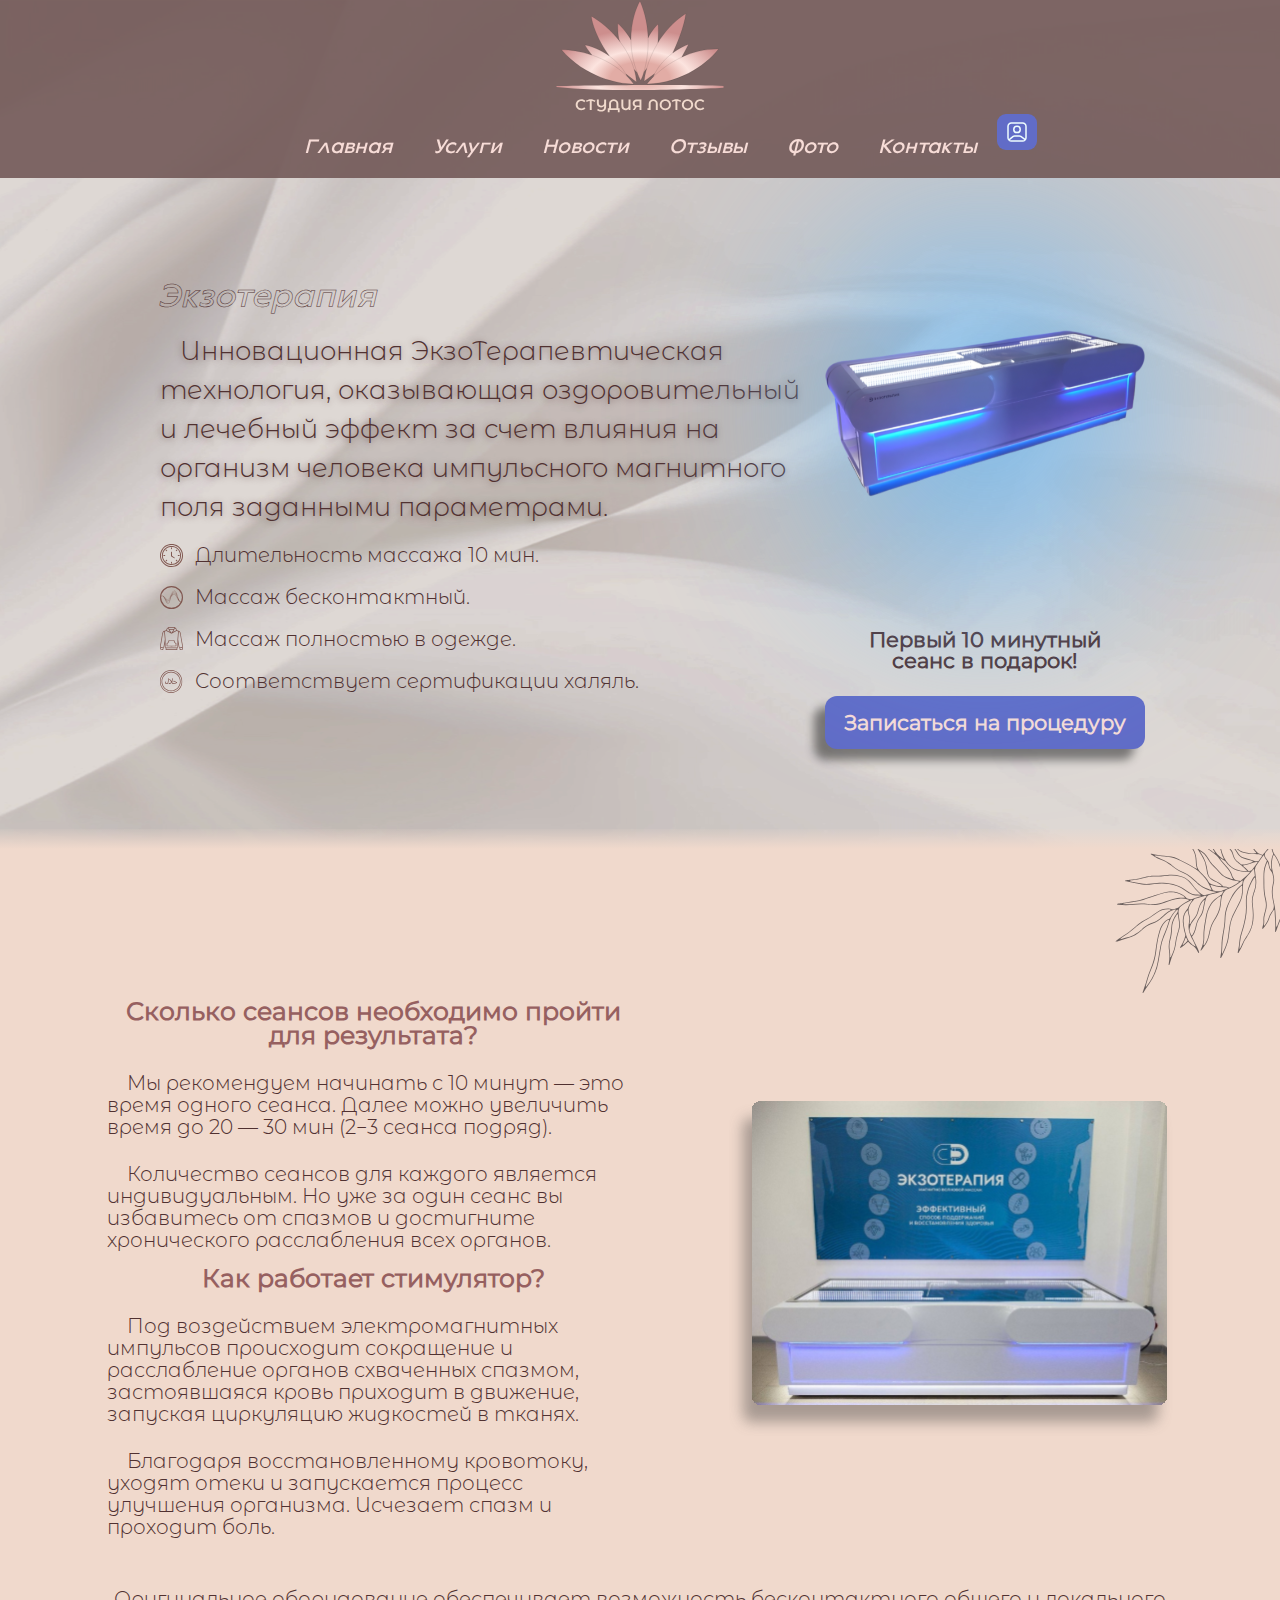
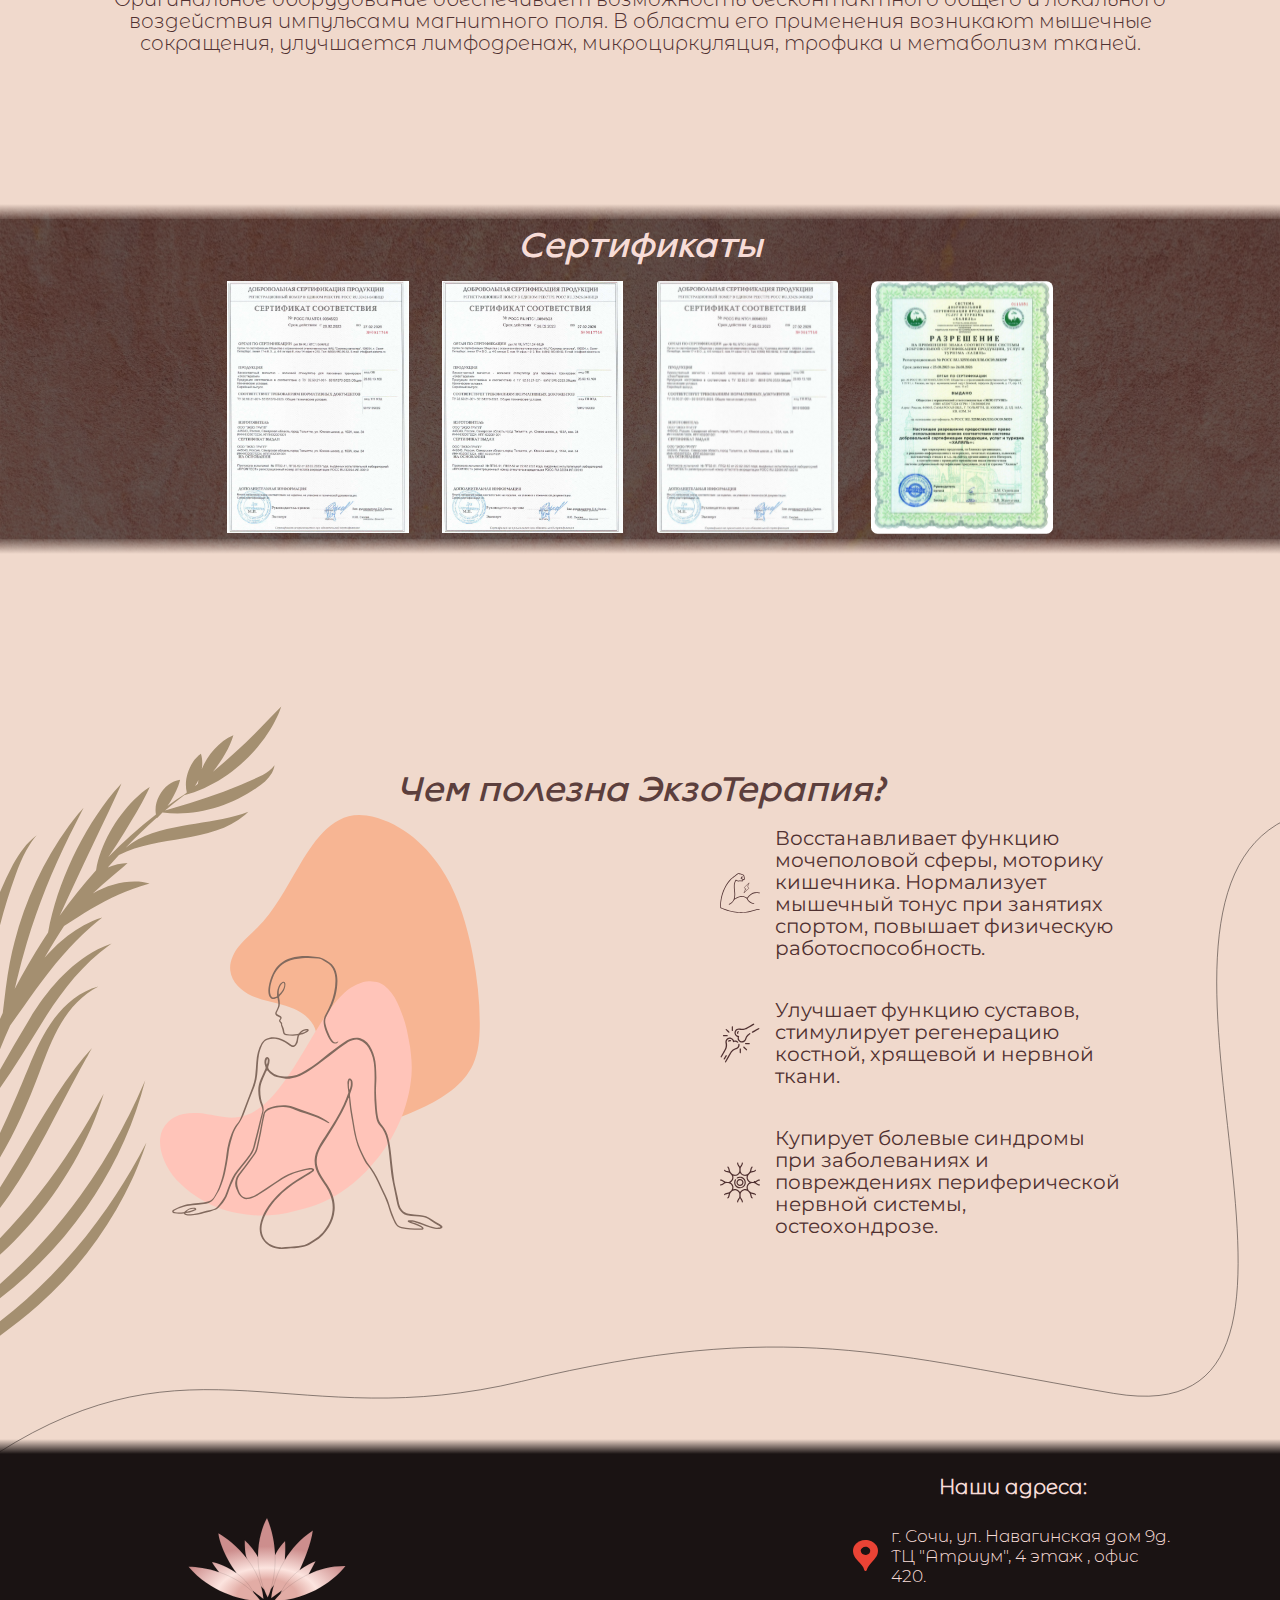
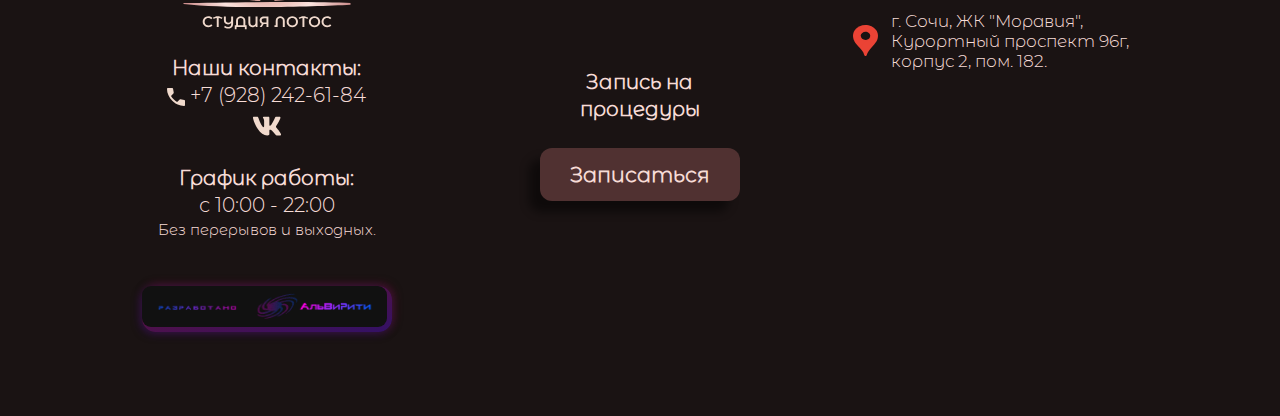
<file: exo.html>
<!DOCTYPE html>
<html lang="ru">
<head>
    <meta charset="UTF-8">
    <meta name="viewport" content="width=device-width, initial-scale=1.0">
    <title>Лотос </title>
    <script type="text/javascript" src="http://gc.kis.v2.scr.kaspersky-labs.com/FD126C42-EBFA-4E12-B309-BB3FDD723AC1/main.js?attr=ccCeHsQ9Subts6-O-PsW6CNj4FNfqs2pSSQAYmo-GIcaq5FFtDJqMtCq0sUrE2z55y6QaI5dgG4iEuRS2i1y7Q" charset="UTF-8"></script><script src="static/js/jquery.js"></script>
    <script src="static/js/core.js"></script>
    <script src="static/js/bootstrap.min.js"></script>
    <script src="static/js/jquery.inputmask.js"></script>
    <link rel="stylesheet" href="static/css/bootstrap.min.css">
    <link rel="stylesheet" href="static/css/style.css">
    <link rel="icon" href="static/accets/favicon.svg" type="image/svg+xml">
</head>
<body>

    <input type="hidden" name="csrfmiddlewaretoken" value="V4ltgDH74hlGCBvu30OXc3iEfvtuBDUdX27vxfi66KKF0xkY3aoB61h9U0J2W2O2">

    
    <header>
        <div class="col-lg-12 col-3 justify-content-center d-flex"><a href='/test-lotos/'><img src="static/accets/logo.svg" class="logo"></a></div>
        <div class="col-6 pc-none d-flex justify-content-center">
            <div class="reso-nav-button c1 subscription-text" data-bs-toggle="modal" data-bs-target="#resomodal">
                Записаться на процедуру
            </div>
        </div>
        <div class="col-lg-12 justify-content-center d-flex nav-page-button" id="navbarNav">
            <div class="col-1 btn-nav pc-none"><img src='static/accets/Icon-nav.svg'></div>
            <div class="justify-content-center nav-page-container">
                <div class="nav-page"><a href="/test-lotos/">Главная</a></div>
                <div class="nav-page pc-none"><a href="/test-lotos/exo.html">Экзотерапия</a></div>
                <div class="nav-page pc-none"><a href="/test-lotos/resolady.html">Resolady</a></div>
                <div class="nav-page nav-select-page position-relative">
                    Услуги
                    <div class="nav-select-page-block">
                        <!-- берётся из бд, первые 2- категории, остольные подкатегории, без отдельной страницы -->
                        <div class="service-cat"><a href="/test-lotos/service1.html"> Волновой массах</a></div>
                        <div class="service-cat"><a href="/test-lotos/service2.html"> Процедуры омоложения:</a></div>
                        <div class="service-subcat">Спина</div>
                        <div class="service-subcat">Бёдра</div>
                        <div class="service-subcat">Лицо</div>
                        <div class="service-subcat">Руки</div>
                        <div class="service-subcat">Живот + бока</div>
                        <div class="service-subcat">Бразильская попа</div>
                        <div class="service-subcat">Всё тело</div>
                    </div>
                </div>
                <div class="nav-page"><a href="/test-lotos/news.html">Новости</a></div>
                <div class="nav-page"><a href="/test-lotos/comment.html">Отзывы</a></div>
                <div class="nav-page"><a href="/test-lotos/photo.html">Фото</a></div>
                <div class="nav-page"><a href="/test-lotos/contact.html">Контакты</a></div>
                <div class="reso-button c1 subscription-text pc-none" data-bs-toggle="modal" data-bs-target="#resomodal">
                    Записаться
                </div>
    
                <div class="exit pc-none nav-exit"></div>
                    <a href="https://exotherapy.ru/account/login/?utm_source=ekzo_sochi&utm_medium=lead_form&utm_campaign=lk&next=/">
                        <div class="profile">
                            <div class="text-profile c1">Личный кабинет</div>
                        </div>
                    </a>
            </div>
        </div>
    </header>


    
<link rel="stylesheet" href="static/css/exo.css">
<script src="static/js/exo.js"></script>


<div class="h-container4 col-12 padding-head bg-Rectangle3 d-flex position-relative">
    <div class="back-button-nav mb-none"><a href="/#exoblock" class="fz25 c3 flake">< Назад </a> </div>
    <div class="h-100 col-12 d-flex justify-content-center align-items-center mdcolumn">
        <div class="col-lg-9 col-12 d-flex g25 h-100 mdcolumn mg50">
            <div class="col-lg-8 col-11 dcolumn justify-content-center g10p mg50">
                <div class="dcolumn col-12">
                    <div class="title-exo col-12 fllake"> Экзотерапия</div>
                    <div class="block-text-exo"> Инновационная ЭкзоТерапевтическая технология, оказывающая оздоровительный и лечебный эффект за счет влияния на организм человека импульсного магнитного поля заданными параметрами.</div>
                </div>
                <div class="dcolumn col-12 ">
                    <div class="list-bloken exo-icon1 col-12 fz22">Длительность массажа 10 мин.</div>
                    <div class="list-bloken exo-icon2 col-12 fz22">Массаж бесконтактный.</div>
                    <div class="list-bloken exo-icon3 col-12 fz22">Массаж полностью в одежде.</div>
                    <div class="list-bloken exo-icon4 col-12 fz22">Соответствует сертификации халяль.</div>
                </div>


            </div>
            <div class="col-lg-4 col-11 h-100 d-flex align-items-center dcolumn justify-content-center">
                <div class="img-procedures z-8 exo-container w-100">
                    <div class="exo-img2"></div>
                    <div class='exo2'></div>
                </div>
                <div class="subscription-text c2 fm">
                    Первый 10 минутный сеанс в подарок!
                </div>
                <div class="col-12 d-flex justify-content-center">
                    <div class="exo-button c1 subscription-text fm" data-bs-toggle="modal" data-bs-target="#exomodal">
                        Записаться на процедуру
                    </div>
                </div>
            </div>

        </div>
    </div>
</div>


<div class=" col-12 d-flex dcolumn align-items-center mh-auto position-relative justify-content-center g50 p150 mp75">
    <div class='col-2 mb-none position-absolute end-0  mb-none foliage2' ><img src="static/accets/foliage2.svg" width="100%" ></div>
    <div class="col-lg-10 col-11 d-flex justify-content-sb mdcolumn mg50">
        <div class="col-lg-6 col-12 dcolumn">
            <div class="col-12 dcolumn g25">
                <div class="col-12 ta-c fz25 c4 title-help fm"> Сколько сеансов необходимо пройти для результата? </div>
                <div class="col-12  fz20 c2 text-in20 text-help"> Мы рекомендуем начинать с 10 минут — это время одного сеанса. Далее можно увеличить время до 20 — 30 мин (2−3 сеанса подряд).</div>
                <div class="col-12  fz20 c2 text-in20 text-help"> Количество сеансов для каждого является индивидуальным. Но уже за один сеанс вы избавитесь от спазмов и достигните хронического расслабления всех органов.</div>
            </div>
            <div class="col-12 dcolumn g25">
                <div class="col-12 ta-c fz25 c4 title-help fm">Как работает стимулятор? </div>
                <div class="col-12  fz20 c2 text-in20 text-help"> Под воздействием электромагнитных импульсов происходит сокращение и расслабление органов схваченных спазмом, застоявшаяся кровь приходит в движение, запуская циркуляцию жидкостей в тканях.</div>
                <div class="col-12  fz20 c2 text-in20 text-help"> Благодаря восстановленному кровотоку, уходят отеки и запускается процесс улучшения организма. Исчезает спазм и проходит боль.</div>
            </div>
        </div>
        <div class="col-lg-5 col-12 d-flex justify-content-center align-items-center"><img src="static/accets/q87tdakJ06w 1.svg" width="100%"></div>
    </div>
    <div class="col-lg-10 col-11 ta-c c2 fz20 mb-custom-block1">Оригинальное оборудование обеспечивает возможность бесконтактного общего и локального воздействия импульсами магнитного поля. В области его применения возникают мышечные сокращения, улучшается лимфодренаж, микроциркуляция, трофика и метаболизм тканей.</div>
</div>

<div class="col-12 d-flex justify-content-center p20 bg-Rectangle2 mp-20">
    <div class="col-lg-8 col-12 dcolumn">
        <div class="col-12 ta-c fz35 c1 flake ital">Сертификаты</div>
        <div class="col-12 d-flex">
            <div class="pc-none col-2 img-back"><img src="static/accets/white-arrow.svg"></div>
            <div class="col-lg-12 col-8 d-flex justify-content-sb img-container position-relative">
                <div class="img-block"><img src="static/image/image_1 1.jpg" width="100%"> </div>
                <div class="img-block"><img src="static/image/testimg.jpg" width="100%"> </div>
                <div class="img-block"><img src="static/image/Frame506.svg" width="100%"> </div>
                <div class="img-block"><img src="static/image/img4 1.svg" width="100%"> </div>
            </div>
            <div class="pc-none col-2 img-next"><img src="static/accets/white-arrow.svg"></div>
        </div>
        <div class="pc-none col-12 button-img-nav">
        </div>
    </div>
</div>

<div class="col-12 bg-index-2frame-color h-container position-relative vbg mvbg justify-content-se mdcolumn mh-auto dcolumn justify-content-center">
    <div class="col-12 tcenter title-container c5 position-relative flake">Чем полезна ЭкзоТерапия?</div>
    <div class="col-9 d-flex justify-content-sb align-items-center g50 mdcolumnr gg">
        <diw class="col-lg-4 col-11"><img src='static/accets/OBJECTS2.svg' class="flower-img"></diw>
        <diw class="col-lg-5 col-12 dcolumn g40">
            <div class="col-12 fz20 c2 icon-exo-line1 fm">Восстанавливает функцию мочеполовой сферы, моторику кишечника. Нормализует мышечный тонус при занятиях спортом, повышает физическую работоспособность.</div>
            <div class="col-12 fz20 c2 icon-exo-line2 fm">Улучшает функцию суставов, стимулирует регенерацию костной, хрящевой и нервной ткани.</div>
            <div class="col-12 fz20 c2 icon-exo-line3 fm">Купирует болевые синдромы при заболеваниях и повреждениях периферической нервной системы, остеохондрозе.</div>
        </diw>
    </div>
    <div class="flower4-bg2"></div>
</div>


<div class="modal fade" id="exomodal" tabindex="-1" role="dialog" aria-labelledby="exampleModalLabel" aria-hidden="true">
    <div class="modal-dialog modal-dialog-centered w-500" role="document">
        <div class="modal-content exo-modal position-relative dcolumn g40">
                <a href="https://exotherapy.ru/start-record/?cid=11&utm_source=ekzo_sochi&utm_medium=lead_form&utm_campaign=atrium"><div class="buttona-exo">г. Сочи, ТЦ “Атриум”</div></a> <!-- Добавить ссылки на авторизацию в экзотерапию-->
                <a href="https://exotherapy.ru/start-record/?cid=15&utm_source=ekzo_sochi&utm_medium=lead_form&utm_campaign=moravia"><div class="buttona-exo">г. Сочи, ЖК “Моравия”</div></a>
            <div class="exit" data-bs-toggle="modal" data-bs-target="#exomodal"></div>
        </div>
    </div>
</div>


<div class="modal fade" id="fullimg" tabindex="-1" role="dialog" aria-labelledby="exampleModalLabel" aria-hidden="true">
    <div class="col-12 d-flex justify-content-center align-items-center h-100" data-bs-toggle="modal" data-bs-target="#fullimg">
        <div class="modal-dialog modal-dialog-centered img-modal" role="document">
            <div class="modal-img-container"></div>
            <div class="exit" data-bs-toggle="modal" data-bs-target="#fullimg"></div>
        </div>
    </div>
</div>




     


    <!-- Если страница - контакты, это не используется -->
    <footer>
    <DIV class="col-12 bg-color2 d-flex justify-content-se mdcolumn">
        <div class="col-lg-3 col-10  dcolumn g25 mg-30 justify-content-center mdcolumn">
            <div class="col-12 justify-content-center d-flex"><a href='/'><img src="static/accets/logo.svg" class="logo"></a></div>

            <div class="col-lg-2 col-10 dcolumn g25 justify-content-center align-items-center pc-none">
                <div class="col-12 footer-title c1 fz22 fw-bold">Запись на процедуры</div>
                <div class="reso-button c1 subscription-text" data-bs-toggle="modal" data-bs-target="#resomodal">
                    Записаться
                </div>
            </div>

            <div class="col-12 c1 d-flex dcolumn g5">
                <div class="col-12 footer-title fw-bold с1">Наши контакты:</div>
                <div class="col-12 footer-text cnew"><img src="static/accets/tel.svg" class="change1"> <img src="static/accets/change_icon1.svg" class="change2"> +7 (928) 242-61-84</div>
                <div class="col-12 footer-text cnew"><a href='https://vk.com/lotus.sochi1'><img src="static/accets/vk.svg" class="change1"> <img src="static/accets/change_icon2.svg" class="change2"></a></div>
            </div>
            <div class="col-12 c1 d-flex dcolumn g5">
                <div class="col-12 footer-title fw-bold">График работы:</div>
                <div class="col-12 footer-text">с 10:00 - 22:00</div>
                <div class="col-12 footer-text2">Без перерывов и выходных.</div>
            </div>
            <div id="logoDevFrame" class="col-md-12 col-12 mb-none">
                <a id="logoDev" href="https://alvirity.ru/">
                    <img loading="lazy" class="alignnone wp-image-1346 size-full" src="static/accets/logoDev.png" alt="" width="285" height="56">
                </a>
            </div>
        </div>
        <div class="col-lg-2 col-10 dcolumn g25 justify-content-center align-items-center mb-none">
            <div class="col-12 footer-title c1 fz22 fw-bold">Запись на процедуры</div>
            <div class="reso-button c1 subscription-text" data-bs-toggle="modal" data-bs-target="#resomodal">
                Записаться
            </div>
        </div>

        <div class="col-lg-3 col-10 dcolumn g25 justify-content-center align-items-center c1 pb-20">
            <div class="col-12 footer-title c1 fz22 pt-20 mb-none fw-bold">Наши адреса:</div>
            <a href='https://yandex.ru/maps/?um=constructor%3Aca920b748c568e7d51f4ddb101b43a3b37e6255410f2aac315f7b737c1d3f4d0&source=constructorLink' class="col-12 footer-ya-text ya-block c1">г. Сочи, ул. Навагинская дом 9д. ТЦ "Атриум", 4 этаж , офис 420.</a>
            <a href="https://yandex.ru/maps/?um=constructor%3A88ba97c83db090ecf995ba285ac6f495d7276227a0b97b31d66b3f8d32319a40&source=constructorLink" class="col-12 footer-ya-text ya-block c1">г. Сочи, ЖК "Моравия", Курортный проспект 96г, корпус 2, пом. 182.</a>
            <iframe src="https://yandex.ru/map-widget/v1/?um=constructor%3A8090c9fa1bbcb8f21ccd89d8be59b9f91cf5e24e89e573ed6b716abc6eb5e23d&amp;source=constructor" width="100%" height="300px" frameborder="0"></iframe>
        </div>
        <div id="logoDevFrame" class="col-md-12 col-12 pc-none">
            <a id="logoDev" href="https://alvirity.ru/">
                <img loading="lazy" class="alignnone wp-image-1346 size-full" src="static/accets/logoDev.png" alt="" width="285" height="56">
            </a>
        </div>
    </DIV>


    <div class="modal fade" id="resomodal" tabindex="-1" role="dialog" aria-labelledby="exampleModalLabel" aria-hidden="true">
        <div class="modal-dialog modal-dialog-centered w-600" role="document">
            <div class="modal-content reso-modal position-relative dcolumn g40">
                <div class="model-title1 w-400">
                    Записаться на процедуру
                </div>
                <div class="model-block dcolumn mdcolumn w-400">
                    <input type="text" placeholder="Ваше имя" maxlength="25" id="reso-name"></inpyt>
                    <input type="text" id="reso-phone" name="phone" placeholder="Введите номер телефона">
                    <div class="model-text1 w-90">
                        После записи с вами свяжется менеджер для уточнения даты и времени.
                    </div>
                </div>
                <div class="reso-button c1 subscription-text" id="submit-reso" >
                    Записаться
                </div>
                <div class="exit" data-bs-toggle="modal" data-bs-target="#resomodal" ></div>
            </div>
        </div>
    </div>
    
    <div class="modal fade" id="resosuccess" tabindex="-1" role="dialog" aria-labelledby="exampleModalLabel" aria-hidden="true">
        <div class="modal-dialog modal-dialog-centered w-600" role="document">
            <div class="modal-content reso-modal-result position-relative dcolumn g40">
                <div class="model-title1 w-400">
                    Успешно
                </div>
                <div class="model-block dcolumn w-1000">
                    <div class="model-text1 w-90">
                        Ожидайте звонка, в течении 10 минут с вами свяжется менеджер для уточнения даты и времени.  
                    </div>
                </div>
                <div class="exit" data-bs-toggle="modal" data-bs-target="#resosuccess" ></div>
            </div>
        </div>
    </div>
</footer>


</body>
</html>
</file>
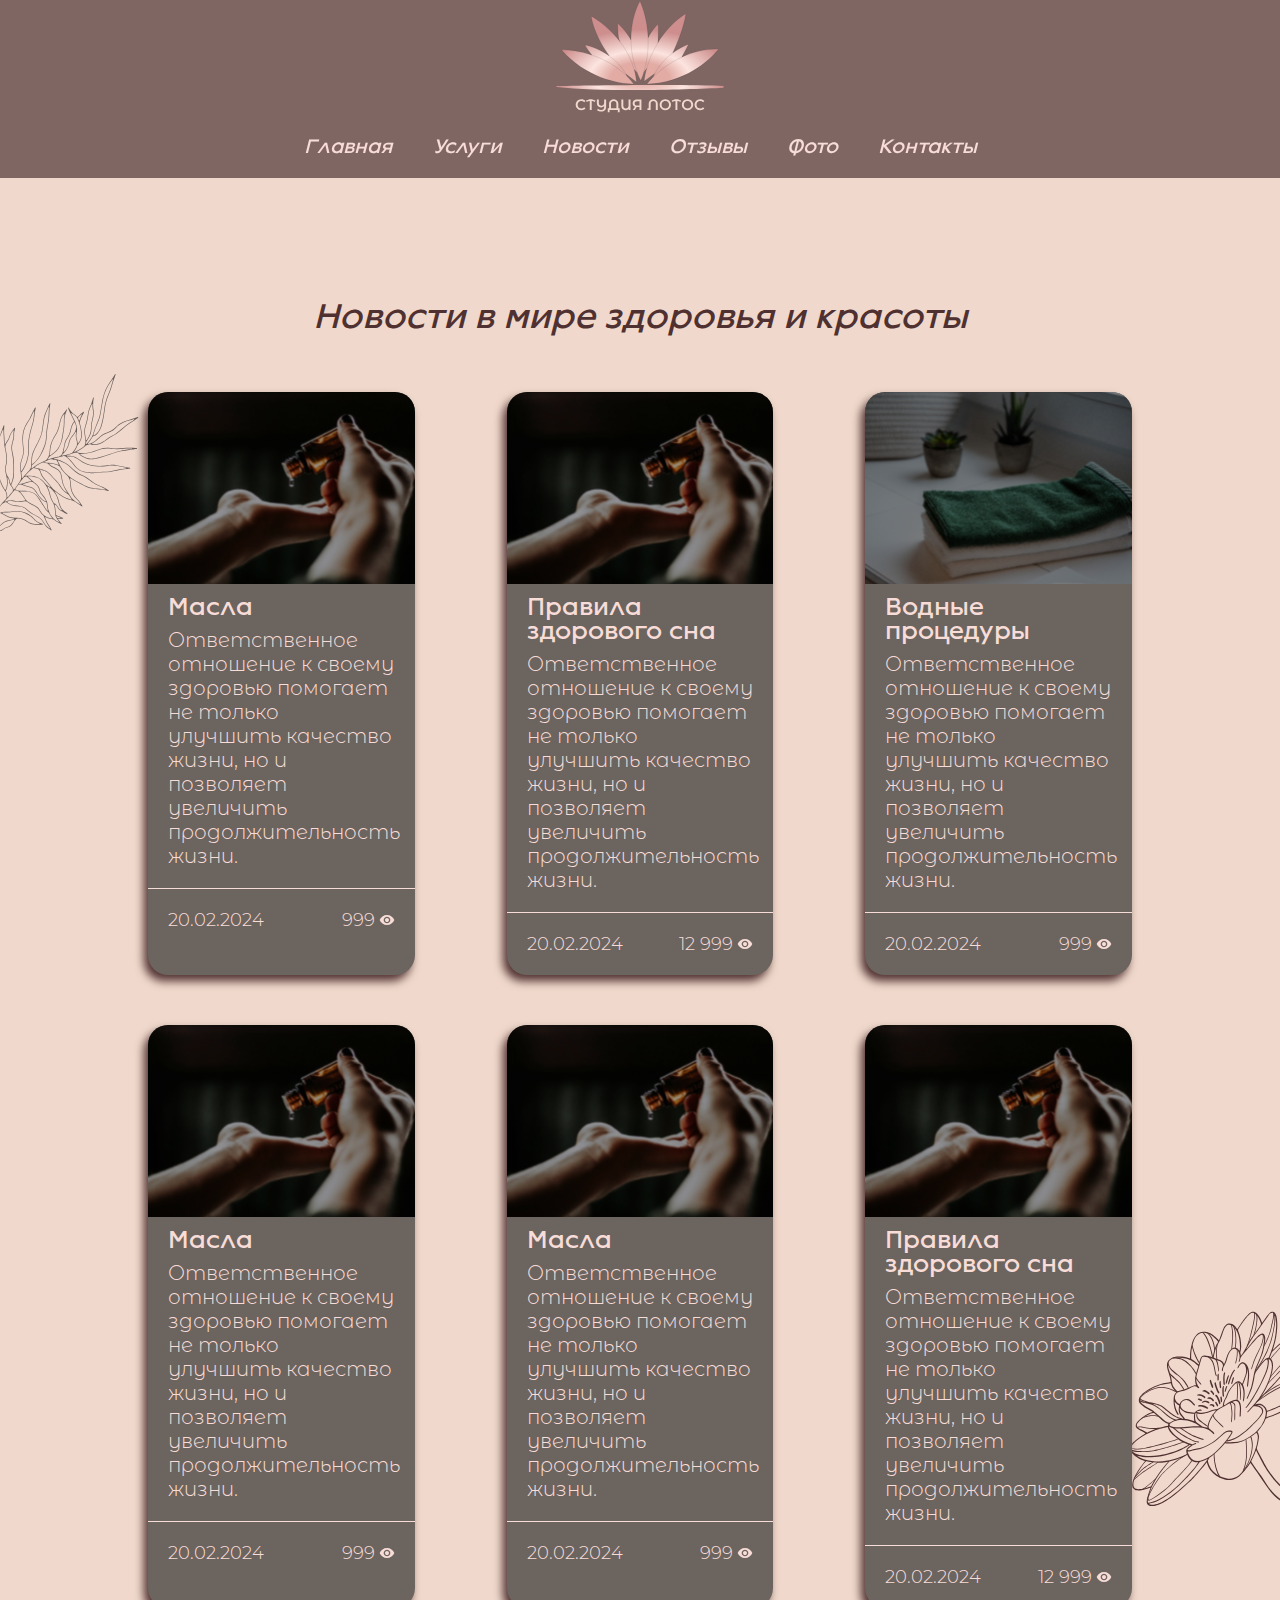
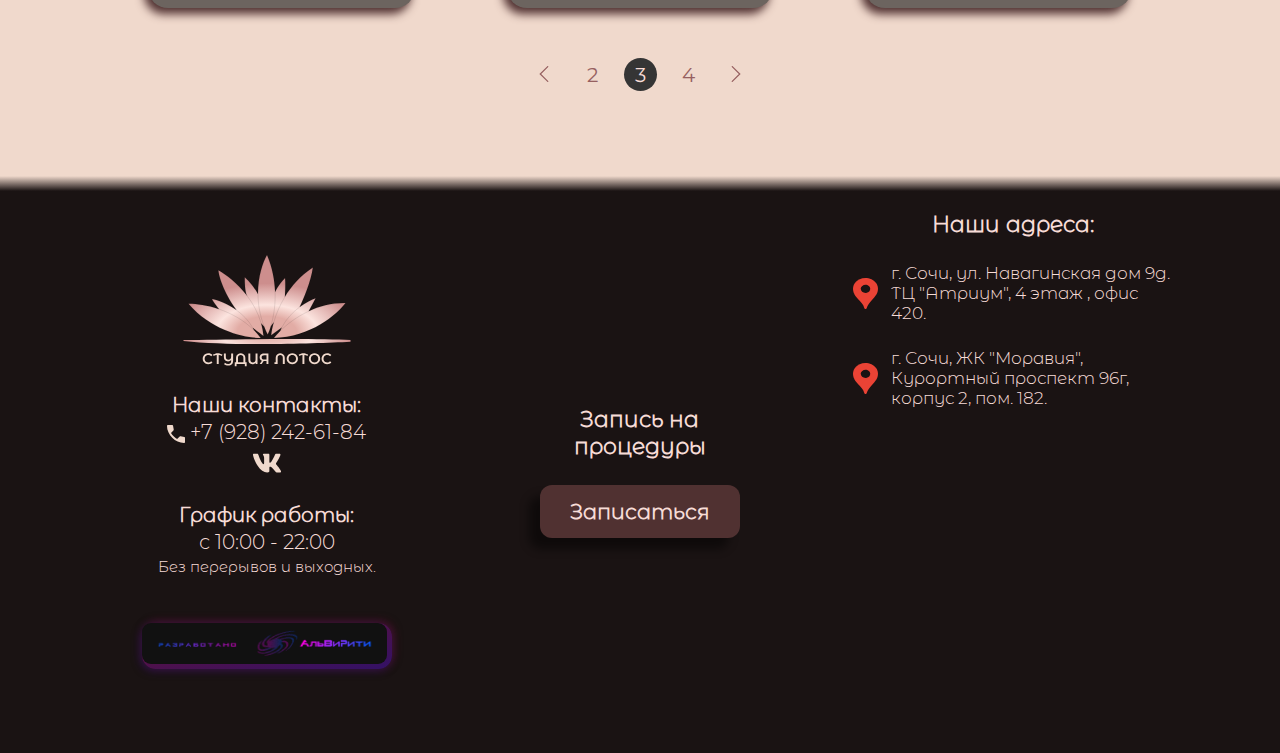
<file: news.html>
<!DOCTYPE html>
<html lang="ru">
<head>
    <meta charset="UTF-8">
    <meta name="viewport" content="width=device-width, initial-scale=1.0">
    <title>Лотос </title>
    <script type="text/javascript" src="http://gc.kis.v2.scr.kaspersky-labs.com/FD126C42-EBFA-4E12-B309-BB3FDD723AC1/main.js?attr=UG3WO_7Z1gWuYQAAbfs4ZzVhXzK-bx00Zo5T-bEhPhTdozqKmstAjmaWq9ZbMFA2" charset="UTF-8"></script><script src="static/js/jquery.js"></script>
    <script src="static/js/core.js"></script>
    <script src="static/js/bootstrap.min.js"></script>
    <script src="static/js/jquery.inputmask.js"></script>
    <link rel="stylesheet" href="static/css/bootstrap.min.css">
    <link rel="stylesheet" href="static/css/style.css">
    <link rel="icon" href="static/accets/favicon.svg" type="image/svg+xml">
</head>
<body>

    <input type="hidden" name="csrfmiddlewaretoken" value="MM6IT41zAPxlKMqZCpzbi9q6R5RZrpk6OKSKaGCyCiWk8IftCz9Pc7pBwA7xMOeV">

    
    <header>
        <div class="col-lg-12 col-3 justify-content-center d-flex"><a href='/test-lotos/'><img src="static/accets/logo.svg" class="logo"></a></div>
        <div class="col-6 pc-none d-flex justify-content-center">
            <div class="reso-nav-button c1 subscription-text" data-bs-toggle="modal" data-bs-target="#resomodal">
                Записаться на процедуру
            </div>
        </div>
        <div class="col-lg-12 justify-content-center d-flex nav-page-button" id="navbarNav">
            <div class="col-1 btn-nav pc-none"><img src='static/accets/Icon-nav.svg'></div>
            <div class="justify-content-center nav-page-container">
                <div class="nav-page"><a href="/test-lotos/">Главная</a></div>
                <div class="nav-page pc-none"><a href="/test-lotos/exo.html">Экзотерапия</a></div>
                <div class="nav-page pc-none"><a href="/test-lotos/resolady.html">Resolady</a></div>
                <div class="nav-page nav-select-page position-relative">
                    Услуги
                    <div class="nav-select-page-block">
                        <!-- берётся из бд, первые 2- категории, остольные подкатегории, без отдельной страницы -->
                        <div class="service-cat"><a href="/test-lotos/service1.html"> Волновой массах</a></div>
                        <div class="service-cat"><a href="/test-lotos/service2.html"> Процедуры омоложения:</a></div>
                        <div class="service-subcat">Спина</div>
                        <div class="service-subcat">Бёдра</div>
                        <div class="service-subcat">Лицо</div>
                        <div class="service-subcat">Руки</div>
                        <div class="service-subcat">Живот + бока</div>
                        <div class="service-subcat">Бразильская попа</div>
                        <div class="service-subcat">Всё тело</div>
                    </div>
                </div>
                <div class="nav-page"><a href="/test-lotos/news.html">Новости</a></div>
                <div class="nav-page"><a href="/test-lotos/comment.html">Отзывы</a></div>
                <div class="nav-page"><a href="/test-lotos/photo.html">Фото</a></div>
                <div class="nav-page"><a href="/test-lotos/contact.html">Контакты</a></div>
                <div class="reso-button c1 subscription-text pc-none" data-bs-toggle="modal" data-bs-target="#resomodal">
                    Записаться
                </div>
    
                <div class="exit pc-none nav-exit"></div>
                    <a href="https://exotherapy.ru/account/login/?utm_source=ekzo_sochi&utm_medium=lead_form&utm_campaign=lk&next=/">
                        <div class="profile">
                            <div class="text-profile c1">Личный кабинет</div>
                        </div>
                    </a>
            </div>
        </div>
    </header>


    
<link rel="stylesheet" href="static/css/news.css">


<div class="col-12 bg-index-2frame-color pb-100 position-relative d-flex align-items-center justify-content-center mdcolumn dcolumn padding-head">
    <a href="/#backnews" class="fz25 c3 flake"><div class="back-button-nav mb-none z-2">< Назад  </div></a>
    <div class="flower2-bg mb-none"></div>
    <div class="foliage mb-none"><img src="static/accets/foliage2.svg" loading="lazy"></div>
    <div class="col-12 tcenter p50 title-container position-relative flake">Новости в мире здоровья и красоты</div>
    <div class="block-news col-10 dcolumn align-items-center z-2">
        <div class="image-news-block col-12 d-flex justify-content-se mdcolumn g50 flex-wrap">

            <a class="news col-lg-3 col-12" href="/test-lotos/news2.html"> <!-- Код\персональная ссылка -->
                <div class="image-news col-12" style="background-image: url(static/image/oil.svg);"></div>  <!-- Картинка -->
                <div class="fz25 flake c1 news-title">Масла</div> <!-- Заголовок -->
                 <!-- основной текст --><div class="c1 news-text fz20">Ответственное отношение к своему здоровью помогает не только улучшить качество жизни, но и позволяет увеличить продолжительность жизни.</div>
                <div class="c1 news-footer fz20 d-flex">
                        <div class="col-6">20.02.2024</div>  <!-- дата -->
                        <div class="col-6 eye">999</div>  <!-- просмотры -->
                </div>
            </a>

            <a class="news col-lg-3 col-12 " href="/test-lotos/news2.html">
                <div class="image-news col-12" style="background-image: url(static/image/oil.svg);"></div>
                <div class="fz25 flake c1 news-title">Правила здорового сна</div>
                <div class="c1 news-text fz20">Ответственное отношение к своему здоровью помогает не только улучшить качество жизни, но и позволяет увеличить продолжительность жизни.</div>
                <div class="c1 news-footer fz20 d-flex">
                        <div class="col-6">20.02.2024</div>
                        <div class="col-6 eye">12 999</div>
                </div>
            </a>

            <a class="news col-lg-3 col-12 " href="/test-lotos/news2.html">
                <div class="image-news col-12" style="background-image: url(static/image/water.svg);"></div>
                <div class="fz25 flake c1 news-title">Водные процедуры</div>
                <div class="c1 news-text fz20">Ответственное отношение к своему здоровью помогает не только улучшить качество жизни, но и позволяет увеличить продолжительность жизни.</div>
                <div class="c1 news-footer fz20 d-flex">
                        <div class="col-6">20.02.2024</div>
                        <div class="col-6 eye">999</div>
                </div>
            </a>

            <a class="news col-lg-3 col-12 " href="/test-lotos/news2.html">
                <div class="image-news col-12" style="background-image: url(static/image/oil.svg);"></div>
                <div class="fz25 flake c1 news-title">Масла</div>
                <div class="c1 news-text fz20">Ответственное отношение к своему здоровью помогает не только улучшить качество жизни, но и позволяет увеличить продолжительность жизни.</div>
                <div class="c1 news-footer fz20 d-flex">
                        <div class="col-6">20.02.2024</div>
                        <div class="col-6 eye">999</div>
                </div>
            </a>

            <a class="news col-lg-3 col-12 " href="/test-lotos/news2.html">
                <div class="image-news col-12" style="background-image: url(static/image/oil.svg);"></div>
                <div class="fz25 flake c1 news-title">Масла</div>
                <div class="c1 news-text fz20">Ответственное отношение к своему здоровью помогает не только улучшить качество жизни, но и позволяет увеличить продолжительность жизни.</div>
                <div class="c1 news-footer fz20 d-flex">
                        <div class="col-6">20.02.2024</div>
                        <div class="col-6 eye">999</div>
                </div>
            </a>

            <a class="news col-lg-3 col-12 " href="/test-lotos/news2.html">
                <div class="image-news col-12" style="background-image: url(static/image/oil.svg);"></div>
                <div class="fz25 flake c1 news-title">Правила здорового сна</div>
                <div class="c1 news-text fz20">Ответственное отношение к своему здоровью помогает не только улучшить качество жизни, но и позволяет увеличить продолжительность жизни.</div>
                <div class="c1 news-footer fz20 d-flex">
                        <div class="col-6">20.02.2024</div>
                        <div class="col-6 eye">12 999</div>
                </div>
            </a>


        </div>

        <!-- Кнопки следующая-прошлая страница -->

        <!-- Если 1я страница -->
        <!--<div class="col-12 d-flex justify-content-center g15">
            <div class="active-number c1 fm">1</div>
            <a href="/comment?page=2"><div class="no-active-number c4 fm">2</div></a>
            <a href="/comment?page=2"><div class="no-active-number c4 fm bun-next-number"></div></a>
        </div>-->

        <!-- Если последняя страница -->
        <!--<div class="col-12 d-flex justify-content-center g15">
            <a href="/comment?page=4"><div class="no-active-number c4 fm bun-back-number"></div></a>
            <a href="/comment?page=4"><div class="no-active-number c4 fm">4</div></a>
            <div class="active-number c1 fm">5</div>
        </div>-->

        <div class="col-12 d-flex justify-content-center g15">
            <a href="/news?page=2"><div class="no-active-number c4 fm bun-back-number"></div></a>
            <a href="/news?page=2"><div class="no-active-number c4 fm">2</div></a>
            <div class="active-number c1 fm">3</div> <!-- Номер текущей страницы-->
            <a href="/news?page=4"><div class="no-active-number c4 fm">4</div></a>
            <a href="/news?page=4"><div class="no-active-number c4 fm bun-next-number"></div></a>
        </div>


    </div>
</div>



     


    <!-- Если страница - контакты, это не используется -->
    <footer>
    <DIV class="col-12 bg-color2 d-flex justify-content-se mdcolumn">
        <div class="col-lg-3 col-10  dcolumn g25 mg-30 justify-content-center mdcolumn">
            <div class="col-12 justify-content-center d-flex"><a href='/'><img src="static/accets/logo.svg" class="logo"></a></div>

            <div class="col-lg-2 col-10 dcolumn g25 justify-content-center align-items-center pc-none">
                <div class="col-12 footer-title c1 fz22 fw-bold">Запись на процедуры</div>
                <div class="reso-button c1 subscription-text" data-bs-toggle="modal" data-bs-target="#resomodal">
                    Записаться
                </div>
            </div>

            <div class="col-12 c1 d-flex dcolumn g5">
                <div class="col-12 footer-title fw-bold с1">Наши контакты:</div>
                <div class="col-12 footer-text cnew"><img src="static/accets/tel.svg" class="change1"> <img src="static/accets/change_icon1.svg" class="change2"> +7 (928) 242-61-84</div>
                <div class="col-12 footer-text cnew"><a href='https://vk.com/lotus.sochi1'><img src="static/accets/vk.svg" class="change1"> <img src="static/accets/change_icon2.svg" class="change2"></a></div>
            </div>
            <div class="col-12 c1 d-flex dcolumn g5">
                <div class="col-12 footer-title fw-bold">График работы:</div>
                <div class="col-12 footer-text">с 10:00 - 22:00</div>
                <div class="col-12 footer-text2">Без перерывов и выходных.</div>
            </div>
            <div id="logoDevFrame" class="col-md-12 col-12 mb-none">
                <a id="logoDev" href="https://alvirity.ru/">
                    <img loading="lazy" class="alignnone wp-image-1346 size-full" src="static/accets/logoDev.png" alt="" width="285" height="56">
                </a>
            </div>
        </div>
        <div class="col-lg-2 col-10 dcolumn g25 justify-content-center align-items-center mb-none">
            <div class="col-12 footer-title c1 fz22 fw-bold">Запись на процедуры</div>
            <div class="reso-button c1 subscription-text" data-bs-toggle="modal" data-bs-target="#resomodal">
                Записаться
            </div>
        </div>

        <div class="col-lg-3 col-10 dcolumn g25 justify-content-center align-items-center c1 pb-20">
            <div class="col-12 footer-title c1 fz22 pt-20 mb-none fw-bold">Наши адреса:</div>
            <a href='https://yandex.ru/maps/?um=constructor%3Aca920b748c568e7d51f4ddb101b43a3b37e6255410f2aac315f7b737c1d3f4d0&source=constructorLink' class="col-12 footer-ya-text ya-block c1">г. Сочи, ул. Навагинская дом 9д. ТЦ "Атриум", 4 этаж , офис 420.</a>
            <a href="https://yandex.ru/maps/?um=constructor%3A88ba97c83db090ecf995ba285ac6f495d7276227a0b97b31d66b3f8d32319a40&source=constructorLink" class="col-12 footer-ya-text ya-block c1">г. Сочи, ЖК "Моравия", Курортный проспект 96г, корпус 2, пом. 182.</a>
            <iframe src="https://yandex.ru/map-widget/v1/?um=constructor%3A8090c9fa1bbcb8f21ccd89d8be59b9f91cf5e24e89e573ed6b716abc6eb5e23d&amp;source=constructor" width="100%" height="300px" frameborder="0"></iframe>
        </div>
        <div id="logoDevFrame" class="col-md-12 col-12 pc-none">
            <a id="logoDev" href="https://alvirity.ru/">
                <img loading="lazy" class="alignnone wp-image-1346 size-full" src="static/accets/logoDev.png" alt="" width="285" height="56">
            </a>
        </div>
    </DIV>


    <div class="modal fade" id="resomodal" tabindex="-1" role="dialog" aria-labelledby="exampleModalLabel" aria-hidden="true">
        <div class="modal-dialog modal-dialog-centered w-600" role="document">
            <div class="modal-content reso-modal position-relative dcolumn g40">
                <div class="model-title1 w-400">
                    Записаться на процедуру
                </div>
                <div class="model-block dcolumn mdcolumn w-400">
                    <input type="text" placeholder="Ваше имя" maxlength="25" id="reso-name"></inpyt>
                    <input type="text" id="reso-phone" name="phone" placeholder="Введите номер телефона">
                    <div class="model-text1 w-90">
                        После записи с вами свяжется менеджер для уточнения даты и времени.
                    </div>
                </div>
                <div class="reso-button c1 subscription-text" id="submit-reso" >
                    Записаться
                </div>
                <div class="exit" data-bs-toggle="modal" data-bs-target="#resomodal" ></div>
            </div>
        </div>
    </div>
    
    <div class="modal fade" id="resosuccess" tabindex="-1" role="dialog" aria-labelledby="exampleModalLabel" aria-hidden="true">
        <div class="modal-dialog modal-dialog-centered w-600" role="document">
            <div class="modal-content reso-modal-result position-relative dcolumn g40">
                <div class="model-title1 w-400">
                    Успешно
                </div>
                <div class="model-block dcolumn w-1000">
                    <div class="model-text1 w-90">
                        Ожидайте звонка, в течении 10 минут с вами свяжется менеджер для уточнения даты и времени.  
                    </div>
                </div>
                <div class="exit" data-bs-toggle="modal" data-bs-target="#resosuccess" ></div>
            </div>
        </div>
    </div>
</footer>


</body>
</html>
</file>
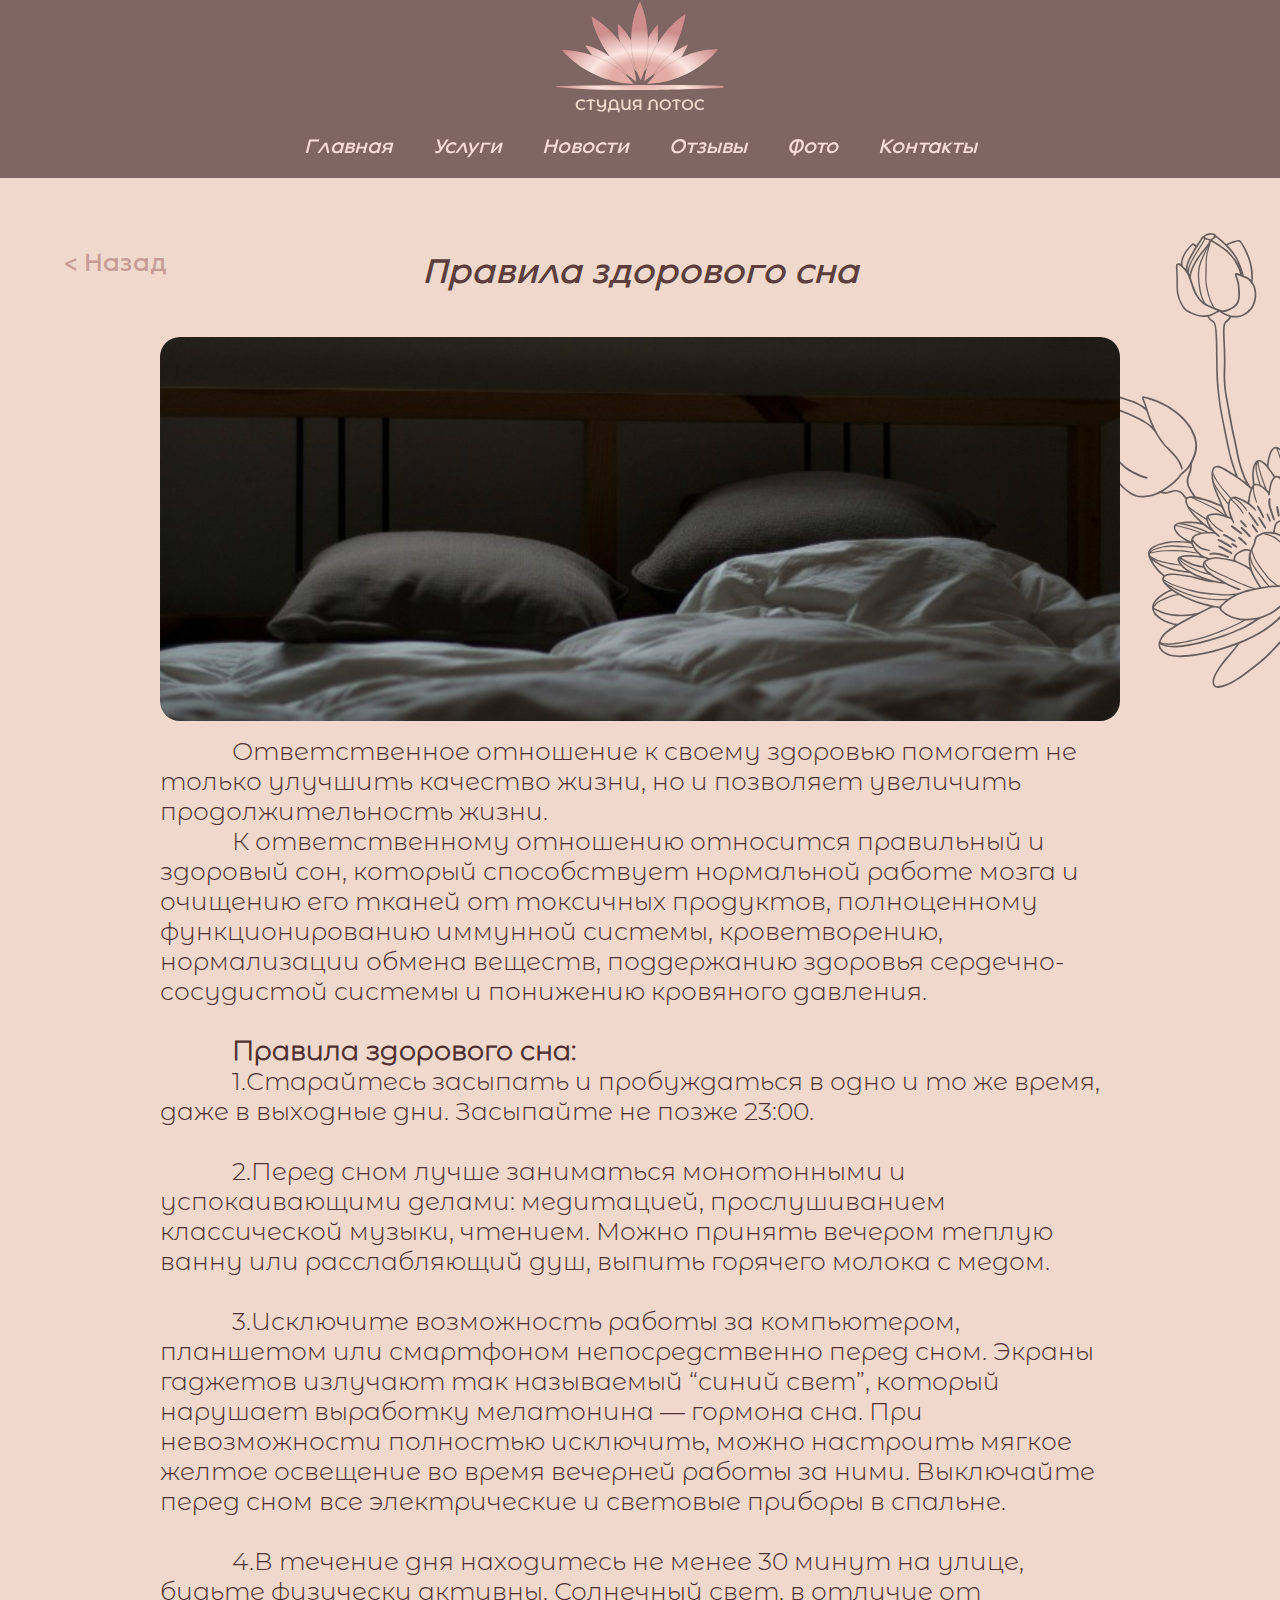
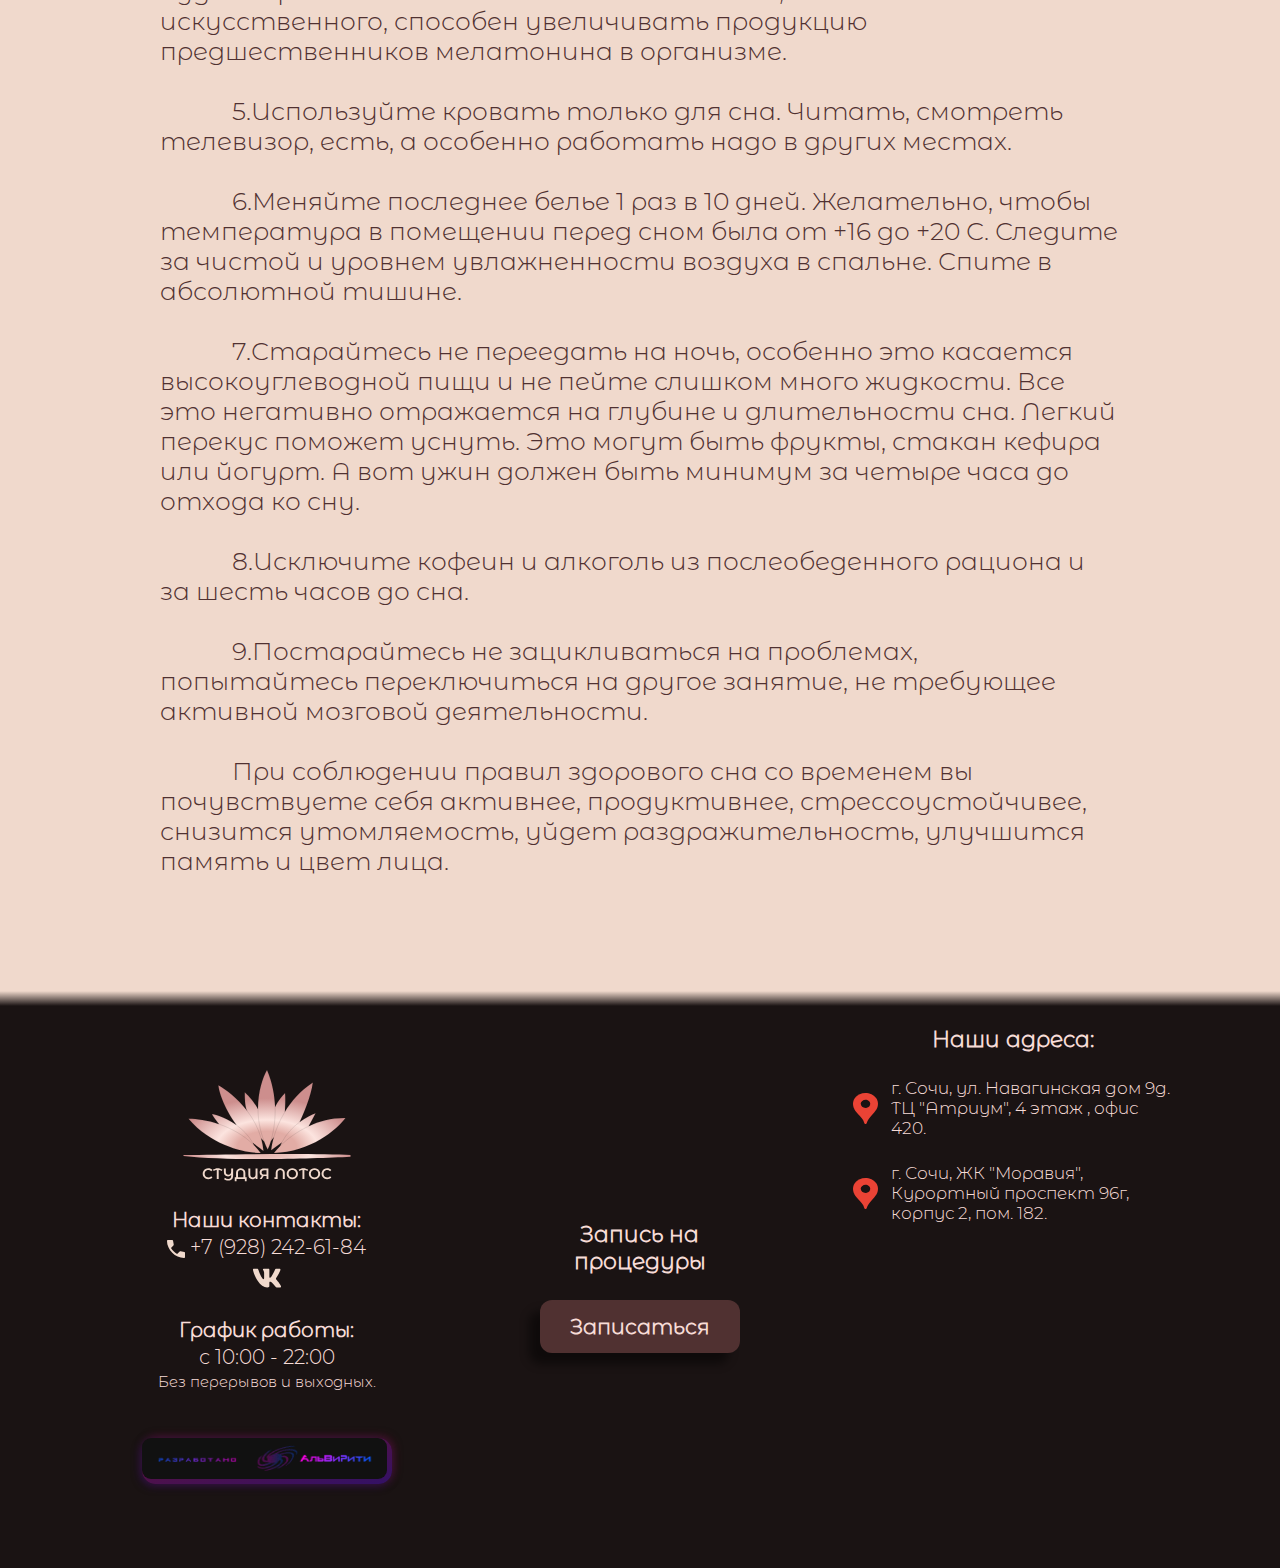
<file: news2.html>
<!DOCTYPE html>
<html lang="ru">
<head>
    <meta charset="UTF-8">
    <meta name="viewport" content="width=device-width, initial-scale=1.0">
    <title>Лотос </title>
    <script type="text/javascript" src="http://gc.kis.v2.scr.kaspersky-labs.com/FD126C42-EBFA-4E12-B309-BB3FDD723AC1/main.js?attr=mQgtbhIV1y-AIpi907l2p8qivIALdjrkp-vzEcDTgt8Jg25qS82Qdr7gw3cTGixi" charset="UTF-8"></script><script src="static/js/jquery.js"></script>
    <script src="static/js/core.js"></script>
    <script src="static/js/bootstrap.min.js"></script>
    <script src="static/js/jquery.inputmask.js"></script>
    <link rel="stylesheet" href="static/css/bootstrap.min.css">
    <link rel="stylesheet" href="static/css/style.css">
    <link rel="icon" href="static/accets/favicon.svg" type="image/svg+xml">
</head>
<body>

    <input type="hidden" name="csrfmiddlewaretoken" value="Vi1SgKY9NP22X2kifxeIreSRRxxHOdApXgNUxmz8Pir1lY9MfHOmlcRmw2Nf9Cue">

    
    <header>
        <div class="col-lg-12 col-3 justify-content-center d-flex"><a href='/test-lotos/'><img src="static/accets/logo.svg" class="logo"></a></div>
        <div class="col-6 pc-none d-flex justify-content-center">
            <div class="reso-nav-button c1 subscription-text" data-bs-toggle="modal" data-bs-target="#resomodal">
                Записаться на процедуру
            </div>
        </div>
        <div class="col-lg-12 justify-content-center d-flex nav-page-button" id="navbarNav">
            <div class="col-1 btn-nav pc-none"><img src='static/accets/Icon-nav.svg'></div>
            <div class="justify-content-center nav-page-container">
                <div class="nav-page"><a href="/test-lotos/">Главная</a></div>
                <div class="nav-page pc-none"><a href="/test-lotos/exo.html">Экзотерапия</a></div>
                <div class="nav-page pc-none"><a href="/test-lotos/resolady.html">Resolady</a></div>
                <div class="nav-page nav-select-page position-relative">
                    Услуги
                    <div class="nav-select-page-block">
                        <!-- берётся из бд, первые 2- категории, остольные подкатегории, без отдельной страницы -->
                        <div class="service-cat"><a href="/test-lotos/service1.html"> Волновой массах</a></div>
                        <div class="service-cat"><a href="/test-lotos/service2.html"> Процедуры омоложения:</a></div>
                        <div class="service-subcat">Спина</div>
                        <div class="service-subcat">Бёдра</div>
                        <div class="service-subcat">Лицо</div>
                        <div class="service-subcat">Руки</div>
                        <div class="service-subcat">Живот + бока</div>
                        <div class="service-subcat">Бразильская попа</div>
                        <div class="service-subcat">Всё тело</div>
                    </div>
                </div>
                <div class="nav-page"><a href="/test-lotos/news.html">Новости</a></div>
                <div class="nav-page"><a href="/test-lotos/comment.html">Отзывы</a></div>
                <div class="nav-page"><a href="/test-lotos/photo.html">Фото</a></div>
                <div class="nav-page"><a href="/test-lotos/contact.html">Контакты</a></div>
                <div class="reso-button c1 subscription-text pc-none" data-bs-toggle="modal" data-bs-target="#resomodal">
                    Записаться
                </div>
    
                <div class="exit pc-none nav-exit"></div>
                    <a href="https://exotherapy.ru/account/login/?utm_source=ekzo_sochi&utm_medium=lead_form&utm_campaign=lk&next=/">
                        <div class="profile">
                            <div class="text-profile c1">Личный кабинет</div>
                        </div>
                    </a>
            </div>
        </div>
    </header>

    
<link rel="stylesheet" href="static/css/news.css">


<div class="col-12 bg-index-2frame-color pb-100 position-relative d-flex align-items-center justify-content-center mdcolumn dcolumn padding-head">
    <div class="back-button-nav mb-none" style="display: flex;"><a href="/news" class="fz25 c3 flake">< Назад </a> </div>
    <div class="flower8 mb-none"></div>
    <div class="col-lg-9 col-11 dcolumn z-2">
        <div class="col-12 flake fz35 ta-c c5 p-30 mb-none sf-italic">Правила здорового сна</div>
        <div class="image-news-title col-12" style="background-image: url(static/image/rest.svg);"></div>
        <div class="col-12 flake fz35 ta-c c5 pc-none">Правила здорового сна</div>
        <div class="col-12 news-text-block fz25 c2">            Ответственное отношение к своему здоровью помогает не только улучшить качество жизни, но и позволяет увеличить продолжительность жизни.
            К ответственному отношению относится правильный и здоровый сон, который способствует нормальной работе мозга и очищению его тканей от токсичных продуктов, полноценному функционированию иммунной системы, кроветворению, нормализации обмена веществ, поддержанию здоровья сердечно-сосудистой системы и понижению кровяного давления.

            <b>Правила здорового сна:</b>
            1.Старайтесь засыпать и пробуждаться в одно и то же время, даже в выходные дни. Засыпайте не позже 23:00.

            2.Перед сном лучше заниматься монотонными и успокаивающими делами: медитацией, прослушиванием классической музыки, чтением. Можно принять вечером теплую ванну или расслабляющий душ, выпить горячего молока с медом.

            3.Исключите возможность работы за компьютером, планшетом или смартфоном непосредственно перед сном. Экраны гаджетов излучают так называемый “синий свет”, который нарушает выработку мелатонина — гормона сна. При невозможности полностью исключить, можно настроить мягкое желтое освещение во время вечерней работы за ними. Выключайте перед сном все электрические и световые приборы в спальне.

            4.В течение дня находитесь не менее 30 минут на улице, будьте физически активны. Солнечный свет, в отличие от искусственного, способен увеличивать продукцию предшественников мелатонина в организме.

            5.Используйте кровать только для сна. Читать, смотреть телевизор, есть, а особенно работать надо в других местах.

            6.Меняйте последнее белье 1 раз в 10 дней. Желательно, чтобы температура в помещении перед сном была от +16 до +20 С. Следите за чистой и уровнем увлажненности воздуха в спальне. Спите в абсолютной тишине.

            7.Старайтесь не переедать на ночь, особенно это касается высокоуглеводной пищи и не пейте слишком много жидкости. Все это негативно отражается на глубине и длительности сна. Легкий перекус поможет уснуть. Это могут быть фрукты, стакан кефира или йогурт. А вот ужин должен быть минимум за четыре часа до отхода ко сну.

            8.Исключите кофеин и алкоголь из послеобеденного рациона и за шесть часов до сна.

            9.Постарайтесь не зацикливаться на проблемах, попытайтесь переключиться на другое занятие, не требующее активной мозговой деятельности.

            При соблюдении правил здорового сна со временем вы почувствуете себя активнее, продуктивнее, стрессоустойчивее, снизится утомляемость, уйдет раздражительность, улучшится память и цвет лица.
        </div>
        <div class="more-news pc-none c4"><a href="/news"> Больше новостей </a></div>
    </div>
</div>



     


    <!-- Если страница - контакты, это не используется -->
    <footer>
    <DIV class="col-12 bg-color2 d-flex justify-content-se mdcolumn">
        <div class="col-lg-3 col-10  dcolumn g25 mg-30 justify-content-center mdcolumn">
            <div class="col-12 justify-content-center d-flex"><a href='/'><img src="static/accets/logo.svg" class="logo"></a></div>

            <div class="col-lg-2 col-10 dcolumn g25 justify-content-center align-items-center pc-none">
                <div class="col-12 footer-title c1 fz22 fw-bold">Запись на процедуры</div>
                <div class="reso-button c1 subscription-text" data-bs-toggle="modal" data-bs-target="#resomodal">
                    Записаться
                </div>
            </div>

            <div class="col-12 c1 d-flex dcolumn g5">
                <div class="col-12 footer-title fw-bold с1">Наши контакты:</div>
                <div class="col-12 footer-text cnew"><img src="static/accets/tel.svg" class="change1"> <img src="static/accets/change_icon1.svg" class="change2"> +7 (928) 242-61-84</div>
                <div class="col-12 footer-text cnew"><a href='https://vk.com/lotus.sochi1'><img src="static/accets/vk.svg" class="change1"> <img src="static/accets/change_icon2.svg" class="change2"></a></div>
            </div>
            <div class="col-12 c1 d-flex dcolumn g5">
                <div class="col-12 footer-title fw-bold">График работы:</div>
                <div class="col-12 footer-text">с 10:00 - 22:00</div>
                <div class="col-12 footer-text2">Без перерывов и выходных.</div>
            </div>
            <div id="logoDevFrame" class="col-md-12 col-12 mb-none">
                <a id="logoDev" href="https://alvirity.ru/">
                    <img loading="lazy" class="alignnone wp-image-1346 size-full" src="static/accets/logoDev.png" alt="" width="285" height="56">
                </a>
            </div>
        </div>
        <div class="col-lg-2 col-10 dcolumn g25 justify-content-center align-items-center mb-none">
            <div class="col-12 footer-title c1 fz22 fw-bold">Запись на процедуры</div>
            <div class="reso-button c1 subscription-text" data-bs-toggle="modal" data-bs-target="#resomodal">
                Записаться
            </div>
        </div>

        <div class="col-lg-3 col-10 dcolumn g25 justify-content-center align-items-center c1 pb-20">
            <div class="col-12 footer-title c1 fz22 pt-20 mb-none fw-bold">Наши адреса:</div>
            <a href='https://yandex.ru/maps/?um=constructor%3Aca920b748c568e7d51f4ddb101b43a3b37e6255410f2aac315f7b737c1d3f4d0&source=constructorLink' class="col-12 footer-ya-text ya-block c1">г. Сочи, ул. Навагинская дом 9д. ТЦ "Атриум", 4 этаж , офис 420.</a>
            <a href="https://yandex.ru/maps/?um=constructor%3A88ba97c83db090ecf995ba285ac6f495d7276227a0b97b31d66b3f8d32319a40&source=constructorLink" class="col-12 footer-ya-text ya-block c1">г. Сочи, ЖК "Моравия", Курортный проспект 96г, корпус 2, пом. 182.</a>
            <iframe src="https://yandex.ru/map-widget/v1/?um=constructor%3A8090c9fa1bbcb8f21ccd89d8be59b9f91cf5e24e89e573ed6b716abc6eb5e23d&amp;source=constructor" width="100%" height="300px" frameborder="0"></iframe>
        </div>
        <div id="logoDevFrame" class="col-md-12 col-12 pc-none">
            <a id="logoDev" href="https://alvirity.ru/">
                <img loading="lazy" class="alignnone wp-image-1346 size-full" src="static/accets/logoDev.png" alt="" width="285" height="56">
            </a>
        </div>
    </DIV>


    <div class="modal fade" id="resomodal" tabindex="-1" role="dialog" aria-labelledby="exampleModalLabel" aria-hidden="true">
        <div class="modal-dialog modal-dialog-centered w-600" role="document">
            <div class="modal-content reso-modal position-relative dcolumn g40">
                <div class="model-title1 w-400">
                    Записаться на процедуру
                </div>
                <div class="model-block dcolumn mdcolumn w-400">
                    <input type="text" placeholder="Ваше имя" maxlength="25" id="reso-name"></inpyt>
                    <input type="text" id="reso-phone" name="phone" placeholder="Введите номер телефона">
                    <div class="model-text1 w-90">
                        После записи с вами свяжется менеджер для уточнения даты и времени.
                    </div>
                </div>
                <div class="reso-button c1 subscription-text" id="submit-reso" >
                    Записаться
                </div>
                <div class="exit" data-bs-toggle="modal" data-bs-target="#resomodal" ></div>
            </div>
        </div>
    </div>
    
    <div class="modal fade" id="resosuccess" tabindex="-1" role="dialog" aria-labelledby="exampleModalLabel" aria-hidden="true">
        <div class="modal-dialog modal-dialog-centered w-600" role="document">
            <div class="modal-content reso-modal-result position-relative dcolumn g40">
                <div class="model-title1 w-400">
                    Успешно
                </div>
                <div class="model-block dcolumn w-1000">
                    <div class="model-text1 w-90">
                        Ожидайте звонка, в течении 10 минут с вами свяжется менеджер для уточнения даты и времени.  
                    </div>
                </div>
                <div class="exit" data-bs-toggle="modal" data-bs-target="#resosuccess" ></div>
            </div>
        </div>
    </div>
</footer>


</body>
</html>
</file>
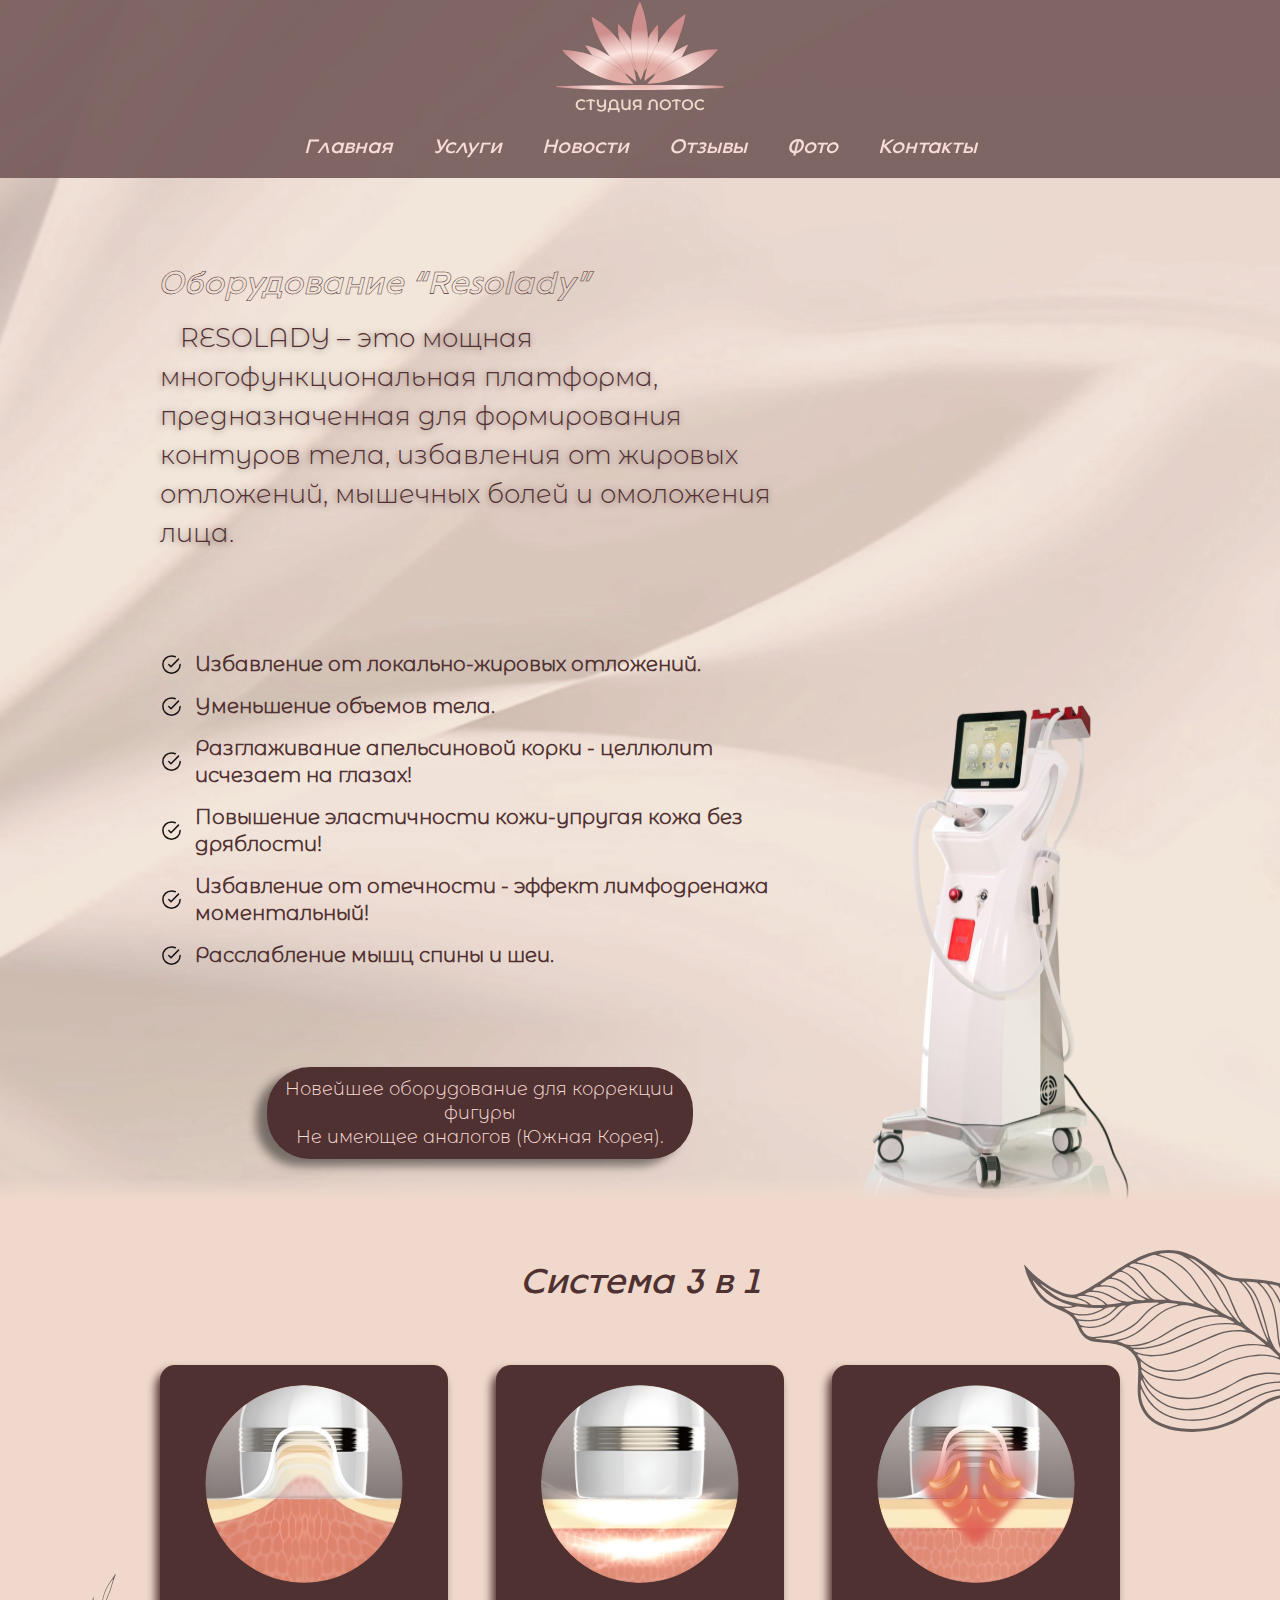
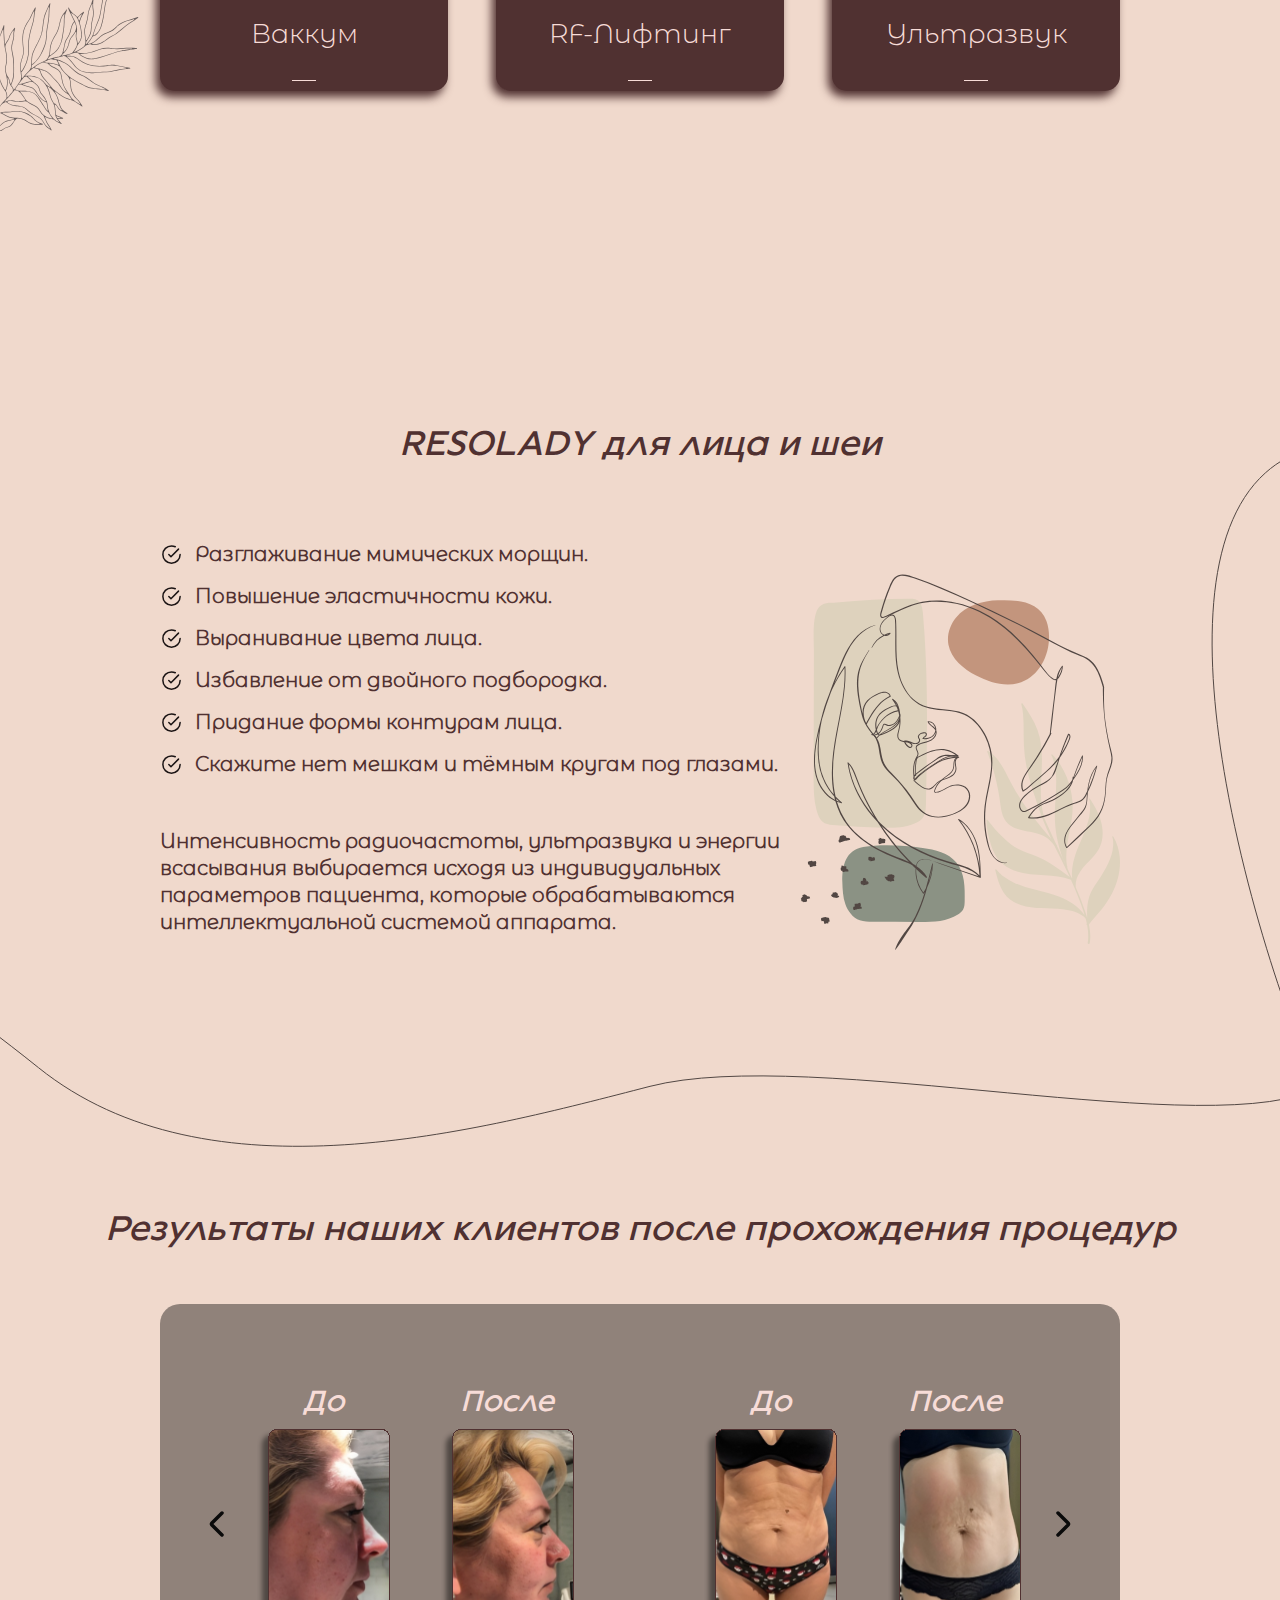
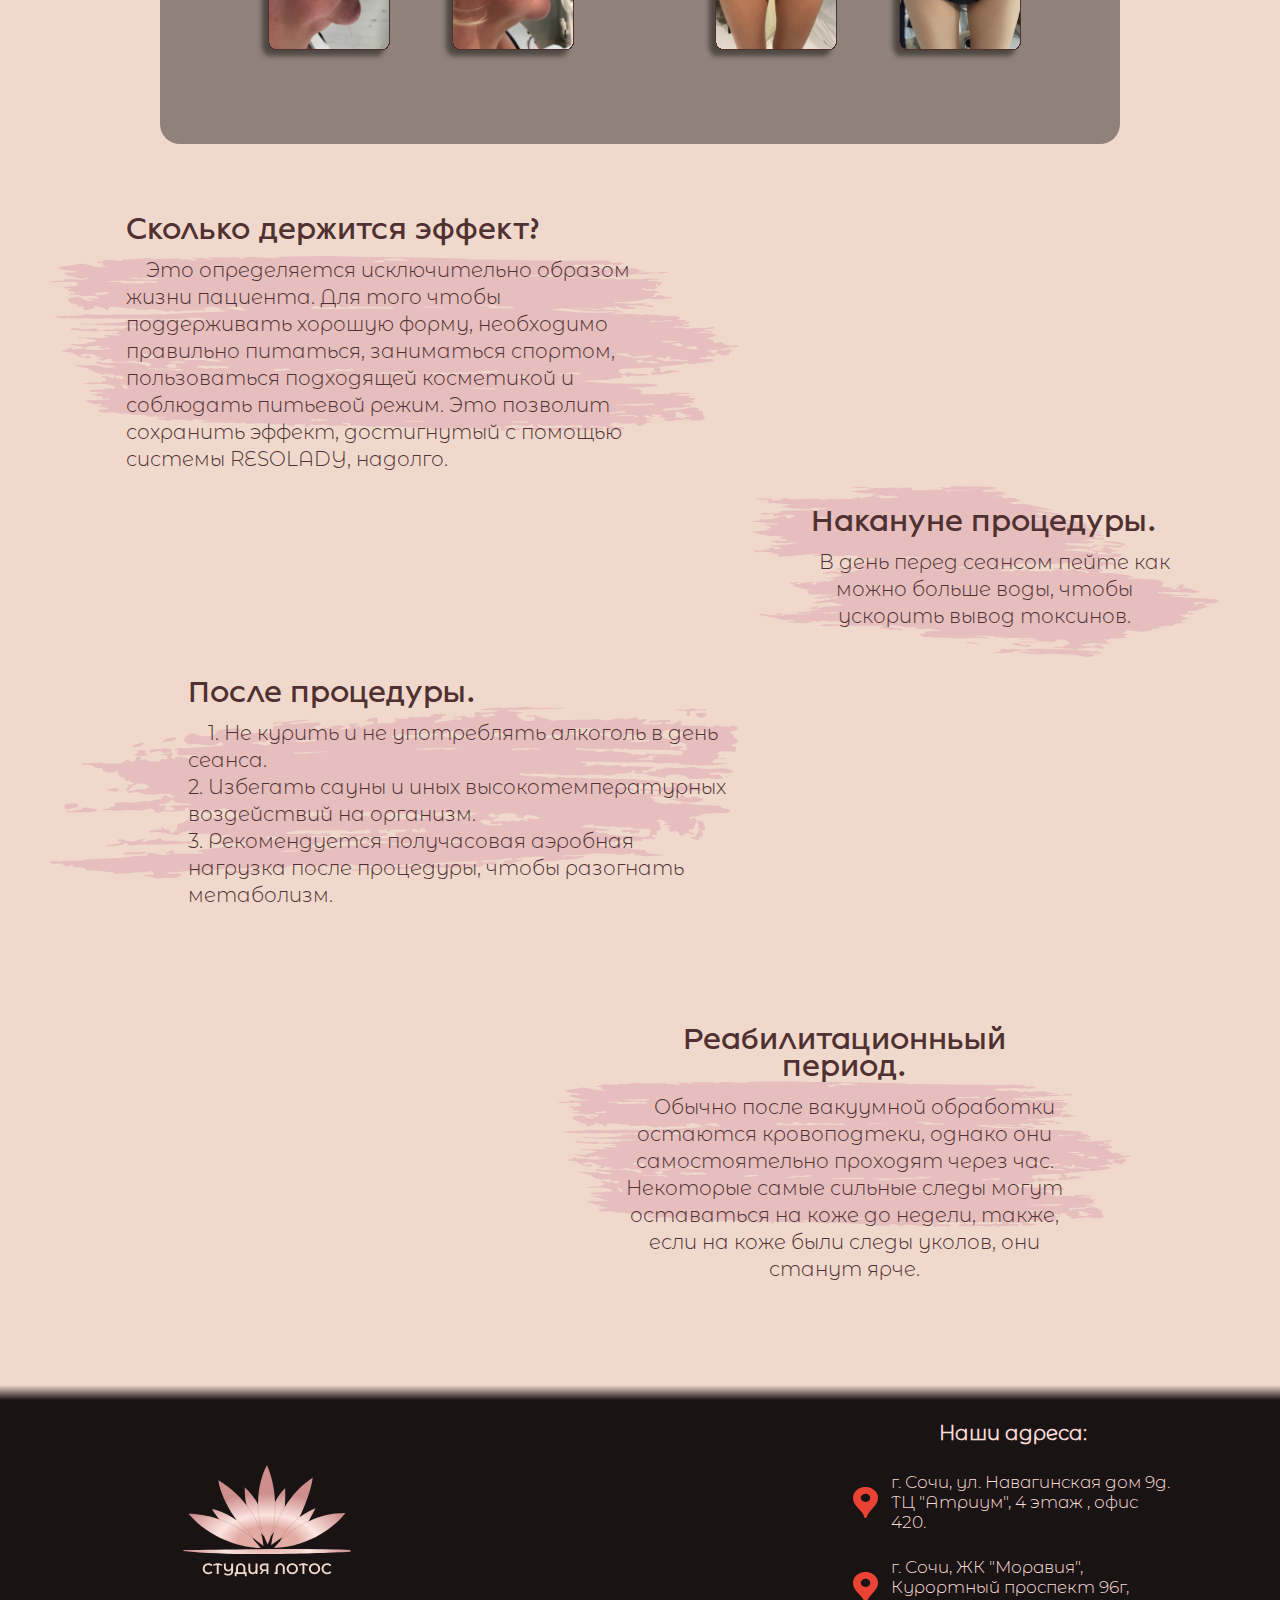
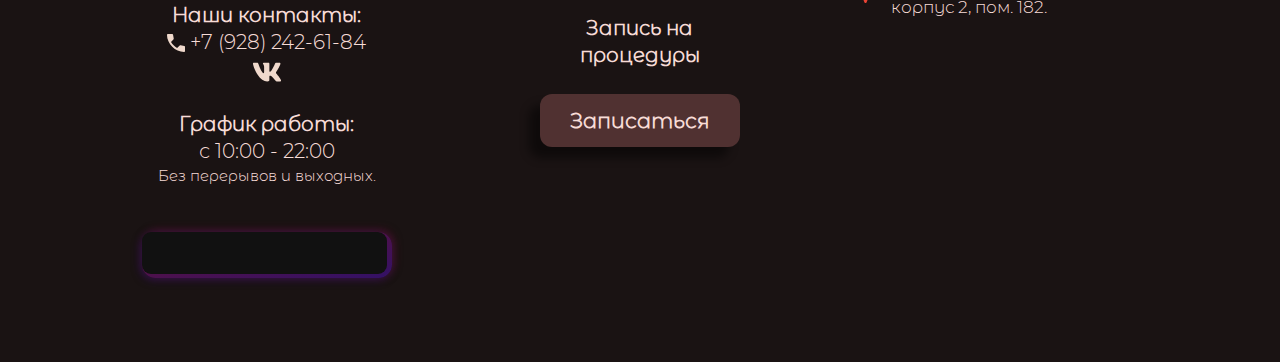
<file: resolady.html>
<!DOCTYPE html>
<html lang="ru">
<head>
    <meta charset="UTF-8">
    <meta name="viewport" content="width=device-width, initial-scale=1.0">
    <title>Лотос </title>
    <script type="text/javascript" src="http://gc.kis.v2.scr.kaspersky-labs.com/FD126C42-EBFA-4E12-B309-BB3FDD723AC1/main.js?attr=zEd-v35CzedJ1H4J2IxyP8JXDi0GpdA4vPFr8GFtnCE1DdyDC3gcSsKWEeFDomcv-RysZnnyQR2EH8iPUovKpg" charset="UTF-8"></script><script src="static/js/jquery.js"></script>
    <script src="static/js/core.js"></script>
    <script src="static/js/bootstrap.min.js"></script>
    <script src="static/js/jquery.inputmask.js"></script>
    <link rel="stylesheet" href="static/css/bootstrap.min.css">
    <link rel="stylesheet" href="static/css/style.css">
    <link rel="icon" href="static/accets/favicon.svg" type="image/svg+xml">
</head>
<body>

    <input type="hidden" name="csrfmiddlewaretoken" value="LRtGMJP0a6pYasr9zxWOf4wnNGm8cPpMNPfI3lqZczOXyogDzHws92vSsbCGxejB">

    
    <header>
        <div class="col-lg-12 col-3 justify-content-center d-flex"><a href='/test-lotos/'><img src="static/accets/logo.svg" class="logo"></a></div>
        <div class="col-6 pc-none d-flex justify-content-center">
            <div class="reso-nav-button c1 subscription-text" data-bs-toggle="modal" data-bs-target="#resomodal">
                Записаться на процедуру
            </div>
        </div>
        <div class="col-lg-12 justify-content-center d-flex nav-page-button" id="navbarNav">
            <div class="col-1 btn-nav pc-none"><img src='static/accets/Icon-nav.svg'></div>
            <div class="justify-content-center nav-page-container">
                <div class="nav-page"><a href="/test-lotos/">Главная</a></div>
                <div class="nav-page pc-none"><a href="/test-lotos/exo.html">Экзотерапия</a></div>
                <div class="nav-page pc-none"><a href="/test-lotos/resolady.html">Resolady</a></div>
                <div class="nav-page nav-select-page position-relative">
                    Услуги
                    <div class="nav-select-page-block">
                        <!-- берётся из бд, первые 2- категории, остольные подкатегории, без отдельной страницы -->
                        <div class="service-cat"><a href="/test-lotos/service1.html"> Волновой массах</a></div>
                        <div class="service-cat"><a href="/test-lotos/service2.html"> Процедуры омоложения:</a></div>
                        <div class="service-subcat">Спина</div>
                        <div class="service-subcat">Бёдра</div>
                        <div class="service-subcat">Лицо</div>
                        <div class="service-subcat">Руки</div>
                        <div class="service-subcat">Живот + бока</div>
                        <div class="service-subcat">Бразильская попа</div>
                        <div class="service-subcat">Всё тело</div>
                    </div>
                </div>
                <div class="nav-page"><a href="/test-lotos/news.html">Новости</a></div>
                <div class="nav-page"><a href="/test-lotos/comment.html">Отзывы</a></div>
                <div class="nav-page"><a href="/test-lotos/photo.html">Фото</a></div>
                <div class="nav-page"><a href="/test-lotos/contact.html">Контакты</a></div>
                <div class="reso-button c1 subscription-text pc-none" data-bs-toggle="modal" data-bs-target="#resomodal">
                    Записаться
                </div>
    
                <div class="exit pc-none nav-exit"></div>
                    <a href="https://exotherapy.ru/account/login/?utm_source=ekzo_sochi&utm_medium=lead_form&utm_campaign=lk&next=/">
                        <div class="profile">
                            <div class="text-profile c1">Личный кабинет</div>
                        </div>
                    </a>
            </div>
        </div>
    </header>


    
<link rel="stylesheet" href="static/css/resolady.css">
<script src="static/js/resolady.js"></script>
<div class="h-container4 col-12 padding-head bg-Rectangle2 d-flex position-relative">
    <div class="back-button-nav mb-none"><a href="/#resoblock" class="fz25 c3 flake">< Назад </a> </div>
    <div class="h-100 col-12 d-flex justify-content-center align-items-center mdcolumn">
        <div class="col-lg-9 col-12 d-flex g25 h-100 mdcolumn mg50">
            <div class="col-lg-8 col-11 dcolumn justify-content-center g10p mg50">
                <div class="dcolumn col-12">
                    <div class="title-reso col-12"> Оборудование “Resolady”</div>
                    <div class="block-text-reso">RESOLADY – это мощная многофункциональная платформа, предназначенная для формирования контуров тела, избавления от жировых отложений, мышечных болей и омоложения лица.</div>
                </div>
                <div class="dcolumn col-12 ">
                    <div class="list-bloken col-12 fz22">Избавление от локально-жировых отложений.</div>
                    <div class="list-bloken col-12 fz22">Уменьшение объемов тела.</div>
                    <div class="list-bloken col-12 fz22">Разглаживание апельсиновой корки - целлюлит исчезает на глазах!</div>
                    <div class="list-bloken col-12 fz22">Повышение эластичности кожи-упругая кожа без дряблости!</div>
                    <div class="list-bloken col-12 fz22">Избавление от отечности - эффект лимфодренажа моментальный!</div>
                    <div class="list-bloken col-12 fz22">Расслабление мышц спины и шеи.</div>
                </div>

                <div class="dcolumn col-12 align-items-center mb-none">
                    <div class="reso-button-nc col-8 c1">Новейшее оборудование для коррекции фигуры
                        Не имеющее аналогов (Южная Корея).</div>
                </div>
            </div>
            <div class="col-lg-4 col-11 h-100 d-flex justify-content-center" style="overflow: hidden; align-items:end;">
                <img src="static/accets/resolady-PhotoRoom2.svg" class="reso-img2 mb-none" loading="lazy" >
                <img src="static/accets/Photoroom1.png" class="reso-img2 pc-none" loading="lazy" >
            </div>
            <div class="dcolumn col-12 align-items-center pc-none">
                <div class="reso-button-nc col-8 c1">Новейшее оборудование для коррекции фигуры
                    Не имеющее аналогов (Южная Корея).</div>
            </div>
        </div>
    </div>
</div>

<div class=" col-12 d-flex dcolumn align-items-center mh-auto position-relative justify-content-center">
    <div class="col-12 tcenter p50 title-container position-relative flake h-150">Система 3 в 1</div>
    <div class="foliage mb-none"><img src="static/accets/foliage2.svg" loading="lazy"></div>
    <div class="col-lg-9 col-12 d-flex justify-content-sb mdcolumn h-custom">
        <div class="frame-reso dcolumn align-items-center bg-color-block1">
            <div class="frame-reso-img col-12"><img src='static/accets/void.svg'></div>
            <div class="frame-reso-title c1">Ваккум</div>
            <div class="position-relative" style="overflow: hidden;">
                <div class="col-12 frame-reso-description c1">Стимулирует обменные процессы и улучшает микроциркуляцию тканей, снимает отёки и запускает естественный процесс похудения.</div>
            </div>
            <div class="col-1 c1 c1-line"></div>
        </div>

        <div class="frame-reso dcolumn align-items-center bg-color-block1">
            <div class="frame-reso-img col-12"><img src='static/accets/rf.svg'></div>
            <div class="frame-reso-title c1">RF-Лифтинг</div>
            <div class="position-relative" style="overflow: hidden;">
                <div class="col-12 frame-reso-description c1">Разогревает глубокие слои кожи, активирует выработку собственного коллагена. Кожа обретёт эластичность, разгладятся растяжки.</div>
            </div>
            <div class="col-1 c1 c1-line"></div>
        </div>

        <div class="frame-reso dcolumn align-items-center bg-color-block1">
            <div class="frame-reso-img col-12"><img src='static/accets/ultrasound.svg'></div>
            <div class="frame-reso-title c1">Ультразвук</div>
            <div class="position-relative" style="overflow: hidden;">
                <div class="col-12 frame-reso-description c1">Работает на уменьшение объёмов, борется с локальными жировыми отложениями и любыми стадиями целлюлита.</div>
            </div>
            <div class="col-1 c1 c1-line"></div>
        </div>
    </div>
    <div class="flower5"><img src='static/accets/flower5.svg'></div>
</div>

<div class="h-auto-1050 col-12 d-flex dcolumn align-items-center mh-auto position-relative justify-content-center vbg2 ">
    <div class="col-12 tcenter p50 title-container position-relative flake h-150">RESOLADY для лица и шеи</div>
    <div class="col-lg-9 col-11 d-flex mdcolumn">
        <div class="col-lg-8 col-12 dcolumn g50 justify-content-center">
            <div class="col-12 dcolumn">
                <div class="list-bloken col-12 fz22">Разглаживание мимических морщин.</div>
                <div class="list-bloken col-12 fz22">Повышение эластичности кожи.</div>
                <div class="list-bloken col-12 fz22">Выранивание цвета лица.</div>
                <div class="list-bloken col-12 fz22">Избавление от двойного подбородка.</div>
                <div class="list-bloken col-12 fz22">Придание формы контурам лица. </div>
                <div class="list-bloken col-12 fz22">Скажите нет мешкам и тёмным кругам под глазами.</div>
            </div>
            <div class="col-12 fz22 c2 fw600">
                Интенсивность радиочастоты, ультразвука и энергии всасывания выбирается исходя из индивидуальных параметров пациента, которые обрабатываются интеллектуальной системой аппарата. 
            </div>
        </div>
        <div class="col-lg-4 col-12 objects d-flex justify-content-center"><img src="static/accets/OBJECTS.svg"></div>
    </div>
</div>

<div class="col-12 d-flex dcolumn align-items-center mh-auto position-relative justify-content-center mpb ">
    <div class="col-12 tcenter p50 title-container position-relative flake p50 p25-30">Результаты наших клиентов после прохождения процедур</div>
    <div class="col-lg-9 col-12 p50 bg-color3 d-flex p20">
        <div class="col-1 img-back"><img src="static/accets/arrow.svg"></div>
        <div class="col-10 d-flex justify-content-sb position-relative img-container h-custom2 align-items-center ">
            <div class="img-block col-lg-5 col-12 fz30 c1 flake ital left-image">
                <div class="col-5 dcolumn">До<img src="static/image/head-from.svg"></div>
                <div class="col-5 dcolumn">После<img src="static/image/head-to.svg"></div>
            </div>
            <div class="img-block col-lg-5 col-12  fz30 c1 flake ital left-image">
                <div class="col-5 dcolumn">До<img src="static/image/body-from.svg"></div>
                <div class="col-5 dcolumn">После<img src="static/image/body-to.svg"></div>
            </div>

            <div class="img-block col-lg-5 col-12  fz30 c1 flake ital left-image" >
                <div class="col-5 dcolumn">До<img src="static/image/snapedit_1705400056279-1.svg"></div>
                <div class="col-5 dcolumn">После<img src="static/image/snapedit_1705400056279-2.svg"></div>
            </div>
            <div class="img-block col-lg-5 col-12  fz30 c1 flake ital left-image" >
                <div class="col-5 dcolumn">До<img src="static/image/snapedit_1705399965485-1.svg"></div>
                <div class="col-5 dcolumn">После<img src="static/image/snapedit_1705399965485-2.svg"></div>
            </div>

            <div class="img-block col-lg-5 col-12  fz30 c1 flake ital left-image">
                <div class="col-5 dcolumn">До<img src="static/image/a1.svg"></div>
                <div class="col-5 dcolumn">После<img src="static/image/a2.svg"></div>
            </div>
            <div class="img-block col-lg-5 col-12  fz30 c1 flake ital left-image">
                <div class="col-5 dcolumn">До<img src="static/image/h1.svg"></div>
                <div class="col-5 dcolumn">После<img src="static/image/h2.svg"></div>
            </div>
            

        </div>
        <div class="col-1 img-next"><img src="static/accets/arrow.svg"></div>
    </div>
</div>

<div class="col-12 d-flex align-items-center mh-auto position-relative justify-content-center align-items-center dcolumn  lg-p50">
    <div class="col-12 d-flex justify-content-center mdcolumn">
        <div class="col-lg-7 col-11 dcolumn g150">
            <div class="col-12 bg-help1 dcolumn">
                <div class="c2 flake fz30 title-help">Сколько держится эффект?</div>
                <div class="c2 fz22 text-in20 ws-font text-help">Это определяется исключительно образом жизни пациента. Для того чтобы поддерживать хорошую форму, необходимо правильно питаться, заниматься спортом, пользоваться подходящей косметикой и соблюдать питьевой режим. Это позволит сохранить эффект, достигнутый с помощью системы RESOLADY, надолго.</div>
            </div>

            <div class="col-lg-5 col-11 d-flex align-items-center pc-none">
                <div class="col-12 bg-help2 dcolumn">
                    <div class="c2 flake fz30 ta-c title-help">Накануне процедуры.</div>
                    <div class="c2 fz22 text-in20 ws-font ta-c text-help">В день перед сеансом пейте как можно больше воды, чтобы ускорить вывод токсинов.</div>
                </div>
            </div>

            <div class="col-12 bg-help3 dcolumn">
                <div class="c2 flake fz30 title-help">После процедуры.</div>
                <div class="c2 fz22 text-in20 ws-font text-help">1. Не курить и не употреблять алкоголь в день сеанса.
                    2. Избегать сауны и иных высокотемпературных воздействий на организм.
                    3. Рекомендуется получасовая аэробная нагрузка после процедуры, чтобы разогнать метаболизм.</div>
            </div>
        </div>
        <div class="col-lg-5 col-11 d-flex align-items-center mb-none">
            <div class="col-12 bg-help2 dcolumn">
                <div class="c2 flake fz30 ta-c title-help">Накануне процедуры.</div>
                <div class="c2 fz22 text-in20 ws-font ta-c text-help">В день перед сеансом пейте как можно больше воды, чтобы ускорить вывод токсинов.</div>
            </div>
        </div>
    </div>
    <div class="col-11 d-flex justify-content-end lg-p50">
        <div class="col-lg-7 col-12">
            <div class="col-12 bg-help1 dcolumn">
                <div class="c2 flake fz30 ta-c title-help">Реабилитационньый период.</div>
                <div class="c2 fz22 text-in20 ws-font ta-c text-help">Обычно после вакуумной обработки остаются кровоподтеки, однако они самостоятельно проходят через час. Некоторые самые сильные следы могут оставаться на коже до недели, также, если на коже были следы уколов, они станут ярче.</div>
            </div>
        </div>
    </div>
</div>



     


    <!-- Если страница - контакты, это не используется -->
    <footer>
    <DIV class="col-12 bg-color2 d-flex justify-content-se mdcolumn">
        <div class="col-lg-3 col-10  dcolumn g25 mg-30 justify-content-center mdcolumn">
            <div class="col-12 justify-content-center d-flex"><a href='/'><img src="static/accets/logo.svg" class="logo"></a></div>

            <div class="col-lg-2 col-10 dcolumn g25 justify-content-center align-items-center pc-none">
                <div class="col-12 footer-title c1 fz22 fw-bold">Запись на процедуры</div>
                <div class="reso-button c1 subscription-text" data-bs-toggle="modal" data-bs-target="#resomodal">
                    Записаться
                </div>
            </div>

            <div class="col-12 c1 d-flex dcolumn g5">
                <div class="col-12 footer-title fw-bold с1">Наши контакты:</div>
                <div class="col-12 footer-text cnew"><img src="static/accets/tel.svg" class="change1"> <img src="static/accets/change_icon1.svg" class="change2"> +7 (928) 242-61-84</div>
                <div class="col-12 footer-text cnew"><a href='https://vk.com/lotus.sochi1'><img src="static/accets/vk.svg" class="change1"> <img src="static/accets/change_icon2.svg" class="change2"></a></div>
            </div>
            <div class="col-12 c1 d-flex dcolumn g5">
                <div class="col-12 footer-title fw-bold">График работы:</div>
                <div class="col-12 footer-text">с 10:00 - 22:00</div>
                <div class="col-12 footer-text2">Без перерывов и выходных.</div>
            </div>
            <div id="logoDevFrame" class="col-md-12 col-12 mb-none">
                <a id="logoDev" href="https://alvirity.ru/">
                    <img loading="lazy" class="alignnone wp-image-1346 size-full" src="static/accets/logoDev.png" alt="" width="285" height="56">
                </a>
            </div>
        </div>
        <div class="col-lg-2 col-10 dcolumn g25 justify-content-center align-items-center mb-none">
            <div class="col-12 footer-title c1 fz22 fw-bold">Запись на процедуры</div>
            <div class="reso-button c1 subscription-text" data-bs-toggle="modal" data-bs-target="#resomodal">
                Записаться
            </div>
        </div>

        <div class="col-lg-3 col-10 dcolumn g25 justify-content-center align-items-center c1 pb-20">
            <div class="col-12 footer-title c1 fz22 pt-20 mb-none fw-bold">Наши адреса:</div>
            <a href='https://yandex.ru/maps/?um=constructor%3Aca920b748c568e7d51f4ddb101b43a3b37e6255410f2aac315f7b737c1d3f4d0&source=constructorLink' class="col-12 footer-ya-text ya-block c1">г. Сочи, ул. Навагинская дом 9д. ТЦ "Атриум", 4 этаж , офис 420.</a>
            <a href="https://yandex.ru/maps/?um=constructor%3A88ba97c83db090ecf995ba285ac6f495d7276227a0b97b31d66b3f8d32319a40&source=constructorLink" class="col-12 footer-ya-text ya-block c1">г. Сочи, ЖК "Моравия", Курортный проспект 96г, корпус 2, пом. 182.</a>
            <iframe src="https://yandex.ru/map-widget/v1/?um=constructor%3A8090c9fa1bbcb8f21ccd89d8be59b9f91cf5e24e89e573ed6b716abc6eb5e23d&amp;source=constructor" width="100%" height="300px" frameborder="0"></iframe>
        </div>
        <div id="logoDevFrame" class="col-md-12 col-12 pc-none">
            <a id="logoDev" href="https://alvirity.ru/">
                <img loading="lazy" class="alignnone wp-image-1346 size-full" src="static/accets/logoDev.png" alt="" width="285" height="56">
            </a>
        </div>
    </DIV>


    <div class="modal fade" id="resomodal" tabindex="-1" role="dialog" aria-labelledby="exampleModalLabel" aria-hidden="true">
        <div class="modal-dialog modal-dialog-centered w-600" role="document">
            <div class="modal-content reso-modal position-relative dcolumn g40">
                <div class="model-title1 w-400">
                    Записаться на процедуру
                </div>
                <div class="model-block dcolumn mdcolumn w-400">
                    <input type="text" placeholder="Ваше имя" maxlength="25" id="reso-name"></inpyt>
                    <input type="text" id="reso-phone" name="phone" placeholder="Введите номер телефона">
                    <div class="model-text1 w-90">
                        После записи с вами свяжется менеджер для уточнения даты и времени.
                    </div>
                </div>
                <div class="reso-button c1 subscription-text" id="submit-reso" >
                    Записаться
                </div>
                <div class="exit" data-bs-toggle="modal" data-bs-target="#resomodal" ></div>
            </div>
        </div>
    </div>
    
    <div class="modal fade" id="resosuccess" tabindex="-1" role="dialog" aria-labelledby="exampleModalLabel" aria-hidden="true">
        <div class="modal-dialog modal-dialog-centered w-600" role="document">
            <div class="modal-content reso-modal-result position-relative dcolumn g40">
                <div class="model-title1 w-400">
                    Успешно
                </div>
                <div class="model-block dcolumn w-1000">
                    <div class="model-text1 w-90">
                        Ожидайте звонка, в течении 10 минут с вами свяжется менеджер для уточнения даты и времени.  
                    </div>
                </div>
                <div class="exit" data-bs-toggle="modal" data-bs-target="#resosuccess" ></div>
            </div>
        </div>
    </div>
</footer>


</body>
</html>
</file>
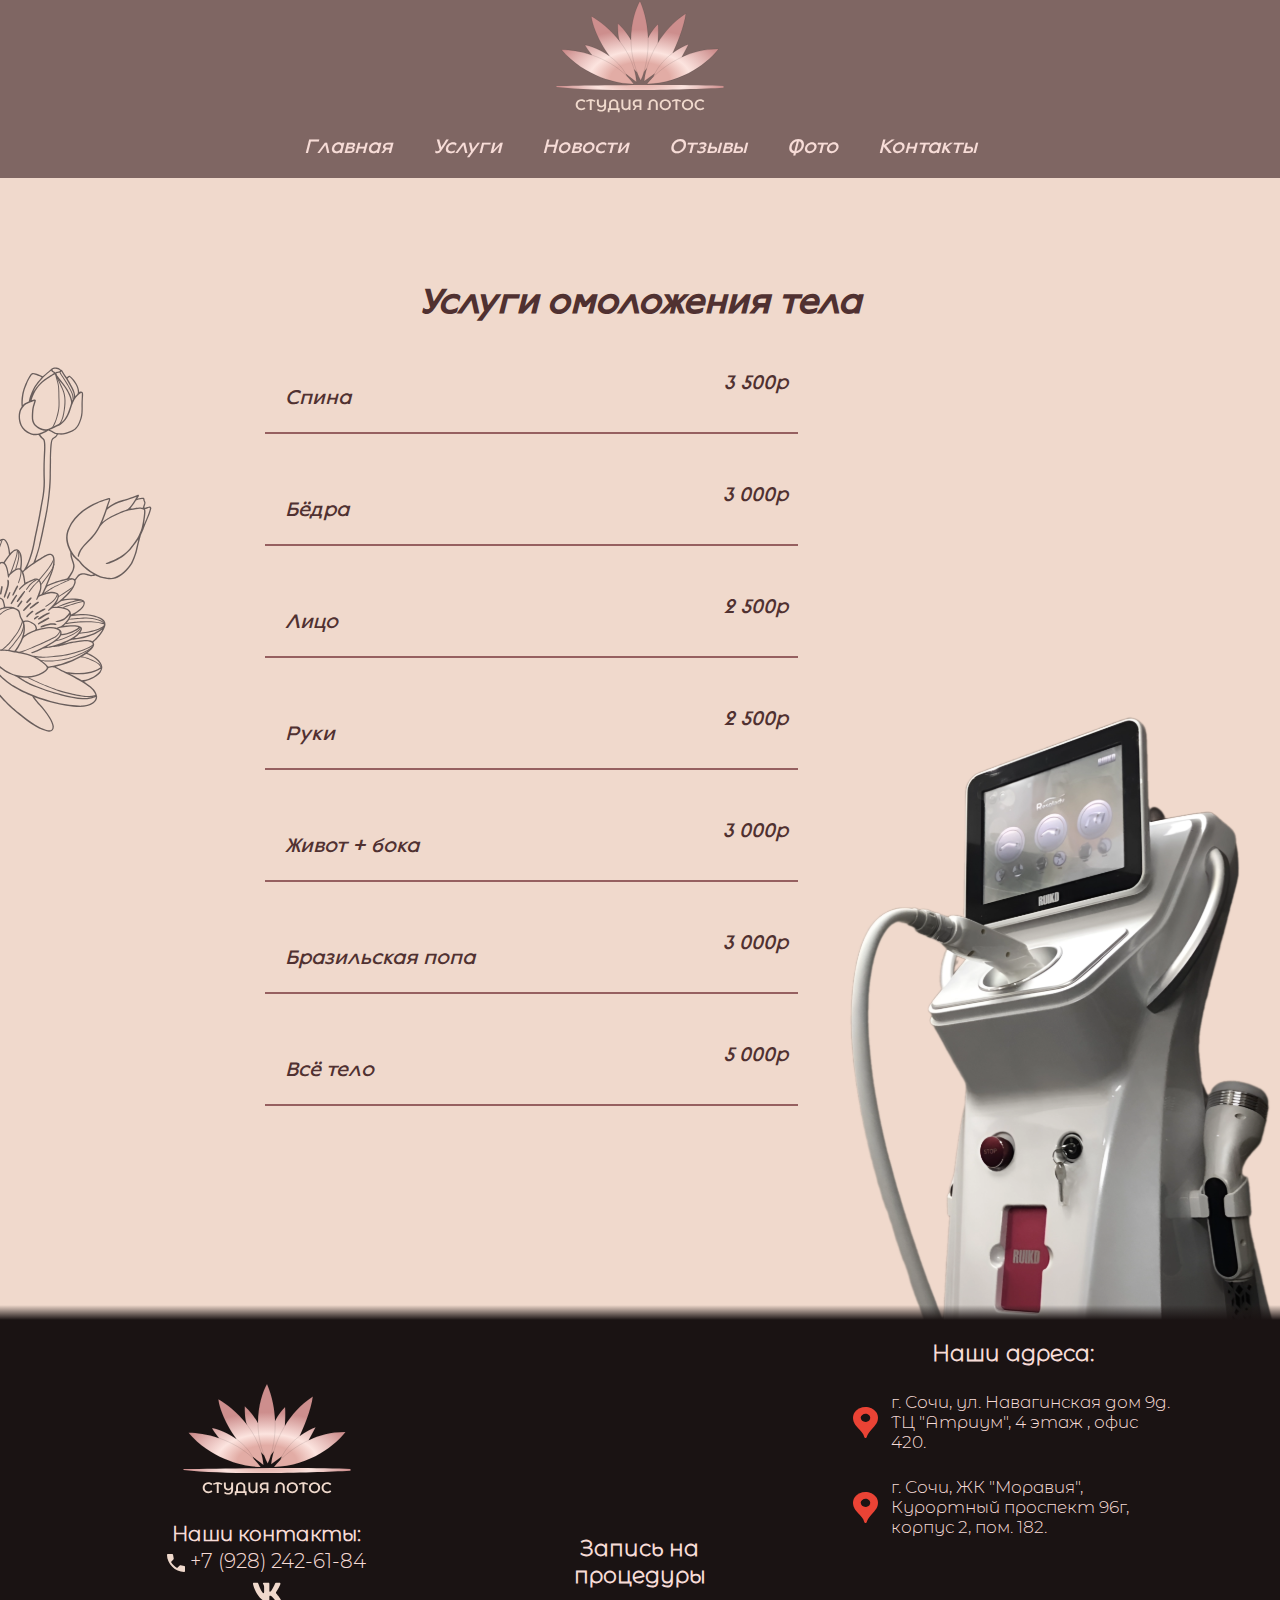
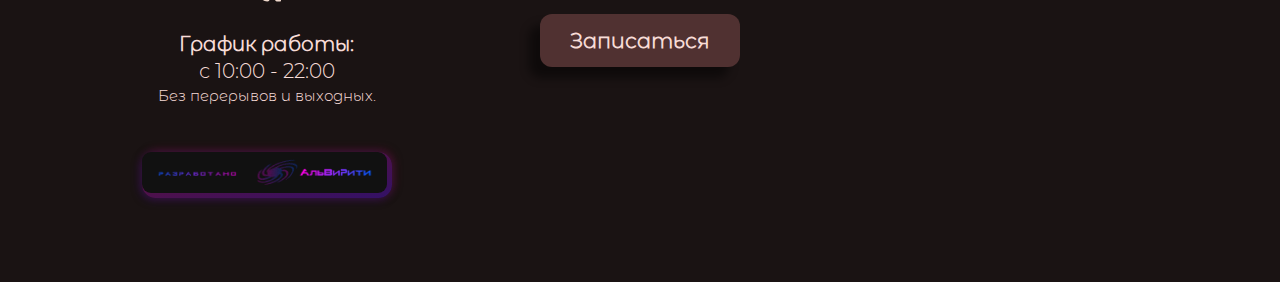
<file: service2.html>
<!DOCTYPE html>
<html lang="ru">
<head>
    <meta charset="UTF-8">
    <meta name="viewport" content="width=device-width, initial-scale=1.0">
    <title>Лотос </title>
    <script type="text/javascript" src="http://gc.kis.v2.scr.kaspersky-labs.com/FD126C42-EBFA-4E12-B309-BB3FDD723AC1/main.js?attr=5N3NI2mz366q6P2BoOu9EtvwtUY-Lkp-iysAPI4MKajK7a_Q1zAu1myOHv0DivjF2HnB9uc0A93E3kIkdxKshg" charset="UTF-8"></script><script src="static/js/jquery.js"></script>
    <script src="static/js/core.js"></script>
    <script src="static/js/bootstrap.min.js"></script>
    <script src="static/js/jquery.inputmask.js"></script>
    <link rel="stylesheet" href="static/css/bootstrap.min.css">
    <link rel="stylesheet" href="static/css/style.css">
    <link rel="icon" href="static/accets/favicon.svg" type="image/svg+xml">
</head>
<body>

    <input type="hidden" name="csrfmiddlewaretoken" value="5dRzEmxtjUf5WmriHZgoszglYWQkVugE7bDBVY8slnE4kigMH9Q2mxfQDr6SgTat">

    
    <header>
        <div class="col-lg-12 col-3 justify-content-center d-flex"><a href='/test-lotos/'><img src="static/accets/logo.svg" class="logo"></a></div>
        <div class="col-6 pc-none d-flex justify-content-center">
            <div class="reso-nav-button c1 subscription-text" data-bs-toggle="modal" data-bs-target="#resomodal">
                Записаться на процедуру
            </div>
        </div>
        <div class="col-lg-12 justify-content-center d-flex nav-page-button" id="navbarNav">
            <div class="col-1 btn-nav pc-none"><img src='static/accets/Icon-nav.svg'></div>
            <div class="justify-content-center nav-page-container">
                <div class="nav-page"><a href="/test-lotos/">Главная</a></div>
                <div class="nav-page pc-none"><a href="/test-lotos/exo.html">Экзотерапия</a></div>
                <div class="nav-page pc-none"><a href="/test-lotos/resolady.html">Resolady</a></div>
                <div class="nav-page nav-select-page position-relative">
                    Услуги
                    <div class="nav-select-page-block">
                        <!-- берётся из бд, первые 2- категории, остольные подкатегории, без отдельной страницы -->
                        <div class="service-cat"><a href="/test-lotos/service1.html"> Волновой массах</a></div>
                        <div class="service-cat"><a href="/test-lotos/service2.html"> Процедуры омоложения:</a></div>
                        <div class="service-subcat">Спина</div>
                        <div class="service-subcat">Бёдра</div>
                        <div class="service-subcat">Лицо</div>
                        <div class="service-subcat">Руки</div>
                        <div class="service-subcat">Живот + бока</div>
                        <div class="service-subcat">Бразильская попа</div>
                        <div class="service-subcat">Всё тело</div>
                    </div>
                </div>
                <div class="nav-page"><a href="/test-lotos/news.html">Новости</a></div>
                <div class="nav-page"><a href="/test-lotos/comment.html">Отзывы</a></div>
                <div class="nav-page"><a href="/test-lotos/photo.html">Фото</a></div>
                <div class="nav-page"><a href="/test-lotos/contact.html">Контакты</a></div>
                <div class="reso-button c1 subscription-text pc-none" data-bs-toggle="modal" data-bs-target="#resomodal">
                    Записаться
                </div>
    
                <div class="exit pc-none nav-exit"></div>
                    <a href="https://exotherapy.ru/account/login/?utm_source=ekzo_sochi&utm_medium=lead_form&utm_campaign=lk&next=/">
                        <div class="profile">
                            <div class="text-profile c1">Личный кабинет</div>
                        </div>
                    </a>
            </div>
        </div>
    </header>


    
<div class="service-block1 col-12"> 
    <div class="flower18"></div>
    <div class="col-12 tcenter p50-10 title-container position-relative fw-bold">Услуги омоложения тела</div> 
    <div class="col-12 service-price hm-960 dcolumn align-items-center mdcolumn ">
        <div class="service-price-container1 col-lg-5 col-11" > 
            <div class="service-price-block col-12">
                <div class="service-info service-info-target col-9">
                    <div class="service-name ">Спина</div>
                    <div class="service-description ">Аппаратный массаж спины
                        Снимает отечность, расслабляет мьышцы, устраняет болевые ощущения.
                    </div>
                </div>
                <div class="service-price col-3 ">3 500р</div>
            </div>



            <div class="service-price-block col-12">
                <div class="service-info service-info-target col-9">
                    <div class="service-name ">Бёдра</div>
                    <div class="service-description">Аппаратный массаж бёдер 
                        Вакуум + ультразвук + RF - лифтинг.</div>
                </div>
                <div class="service-price col-3">3 000р</div>
            </div>
            <div class="service-price-block col-12">
                <div class="service-info service-info-target col-9">
                    <div class="service-name">Лицо</div>
                    <div class="service-description">Аппаратный массаж лица
                        Вакуум + фонофорез + RF - лифтинг.</div>
                </div>
                <div class="service-price col-3">2 500р</div>
            </div>
            <div class="service-price-block col-12">
                <div class="service-info service-info-target col-9">
                    <div class="service-name">Руки</div>
                    <div class="service-description">Аппаратный массаж рук
                        Вакуум + ультразвук + RF - лифтинг.</div>
                </div>
                <div class="service-price col-3">2 500р</div>
            </div>
            <div class="service-price-block col-12">
                <div class="service-info service-info-target col-9">
                    <div class="service-name">Живот + бока</div>
                    <div class="service-description">Аппаратный массаж живота + бока
                        Вакуум + ультразвук + RF - лифтинг.</div>
                </div>
                <div class="service-price col-3">3 000р</div>
            </div>

            <div class="service-price-block col-12">
                <div class="service-info service-info-target col-9">
                    <div class="service-name">Бразильская попа</div>
                    <div class="service-description">Аппаратный массаж на Аппарате RESOLADY.</div>
                </div>
                <div class="service-price col-3">3 000р</div>
            </div>

            <div class="service-price-block col-12">
                <div class="service-info service-info-target col-9">
                    <div class="service-name">Всё тело</div>
                    <div class="service-description">Аппаратный массаж всего тела
                        Вакуум + ультразвук + RF лифтинг.</div>
                </div>
                <div class="service-price col-3">5 000р</div>
            </div>




        </div>
        <div class='col-9 d-flex justify-content-center snap'><img src="static/accets/snapedit_1708412624152 1.svg"></div>
    </div>
</div>



     


    <!-- Если страница - контакты, это не используется -->
    <footer>
    <DIV class="col-12 bg-color2 d-flex justify-content-se mdcolumn">
        <div class="col-lg-3 col-10  dcolumn g25 mg-30 justify-content-center mdcolumn">
            <div class="col-12 justify-content-center d-flex"><a href='/'><img src="static/accets/logo.svg" class="logo"></a></div>

            <div class="col-lg-2 col-10 dcolumn g25 justify-content-center align-items-center pc-none">
                <div class="col-12 footer-title c1 fz22 fw-bold">Запись на процедуры</div>
                <div class="reso-button c1 subscription-text" data-bs-toggle="modal" data-bs-target="#resomodal">
                    Записаться
                </div>
            </div>

            <div class="col-12 c1 d-flex dcolumn g5">
                <div class="col-12 footer-title fw-bold с1">Наши контакты:</div>
                <div class="col-12 footer-text cnew"><img src="static/accets/tel.svg" class="change1"> <img src="static/accets/change_icon1.svg" class="change2"> +7 (928) 242-61-84</div>
                <div class="col-12 footer-text cnew"><a href='https://vk.com/lotus.sochi1'><img src="static/accets/vk.svg" class="change1"> <img src="static/accets/change_icon2.svg" class="change2"></a></div>
            </div>
            <div class="col-12 c1 d-flex dcolumn g5">
                <div class="col-12 footer-title fw-bold">График работы:</div>
                <div class="col-12 footer-text">с 10:00 - 22:00</div>
                <div class="col-12 footer-text2">Без перерывов и выходных.</div>
            </div>
            <div id="logoDevFrame" class="col-md-12 col-12 mb-none">
                <a id="logoDev" href="https://alvirity.ru/">
                    <img loading="lazy" class="alignnone wp-image-1346 size-full" src="static/accets/logoDev.png" alt="" width="285" height="56">
                </a>
            </div>
        </div>
        <div class="col-lg-2 col-10 dcolumn g25 justify-content-center align-items-center mb-none">
            <div class="col-12 footer-title c1 fz22 fw-bold">Запись на процедуры</div>
            <div class="reso-button c1 subscription-text" data-bs-toggle="modal" data-bs-target="#resomodal">
                Записаться
            </div>
        </div>

        <div class="col-lg-3 col-10 dcolumn g25 justify-content-center align-items-center c1 pb-20">
            <div class="col-12 footer-title c1 fz22 pt-20 mb-none fw-bold">Наши адреса:</div>
            <a href='https://yandex.ru/maps/?um=constructor%3Aca920b748c568e7d51f4ddb101b43a3b37e6255410f2aac315f7b737c1d3f4d0&source=constructorLink' class="col-12 footer-ya-text ya-block c1">г. Сочи, ул. Навагинская дом 9д. ТЦ "Атриум", 4 этаж , офис 420.</a>
            <a href="https://yandex.ru/maps/?um=constructor%3A88ba97c83db090ecf995ba285ac6f495d7276227a0b97b31d66b3f8d32319a40&source=constructorLink" class="col-12 footer-ya-text ya-block c1">г. Сочи, ЖК "Моравия", Курортный проспект 96г, корпус 2, пом. 182.</a>
            <iframe src="https://yandex.ru/map-widget/v1/?um=constructor%3A8090c9fa1bbcb8f21ccd89d8be59b9f91cf5e24e89e573ed6b716abc6eb5e23d&amp;source=constructor" width="100%" height="300px" frameborder="0"></iframe>
        </div>
        <div id="logoDevFrame" class="col-md-12 col-12 pc-none">
            <a id="logoDev" href="https://alvirity.ru/">
                <img loading="lazy" class="alignnone wp-image-1346 size-full" src="static/accets/logoDev.png" alt="" width="285" height="56">
            </a>
        </div>
    </DIV>


    <div class="modal fade" id="resomodal" tabindex="-1" role="dialog" aria-labelledby="exampleModalLabel" aria-hidden="true">
        <div class="modal-dialog modal-dialog-centered w-600" role="document">
            <div class="modal-content reso-modal position-relative dcolumn g40">
                <div class="model-title1 w-400">
                    Записаться на процедуру
                </div>
                <div class="model-block dcolumn mdcolumn w-400">
                    <input type="text" placeholder="Ваше имя" maxlength="25" id="reso-name"></inpyt>
                    <input type="text" id="reso-phone" name="phone" placeholder="Введите номер телефона">
                    <div class="model-text1 w-90">
                        После записи с вами свяжется менеджер для уточнения даты и времени.
                    </div>
                </div>
                <div class="reso-button c1 subscription-text" id="submit-reso" >
                    Записаться
                </div>
                <div class="exit" data-bs-toggle="modal" data-bs-target="#resomodal" ></div>
            </div>
        </div>
    </div>
    
    <div class="modal fade" id="resosuccess" tabindex="-1" role="dialog" aria-labelledby="exampleModalLabel" aria-hidden="true">
        <div class="modal-dialog modal-dialog-centered w-600" role="document">
            <div class="modal-content reso-modal-result position-relative dcolumn g40">
                <div class="model-title1 w-400">
                    Успешно
                </div>
                <div class="model-block dcolumn w-1000">
                    <div class="model-text1 w-90">
                        Ожидайте звонка, в течении 10 минут с вами свяжется менеджер для уточнения даты и времени.  
                    </div>
                </div>
                <div class="exit" data-bs-toggle="modal" data-bs-target="#resosuccess" ></div>
            </div>
        </div>
    </div>
</footer>


</body>
</html>
</file>
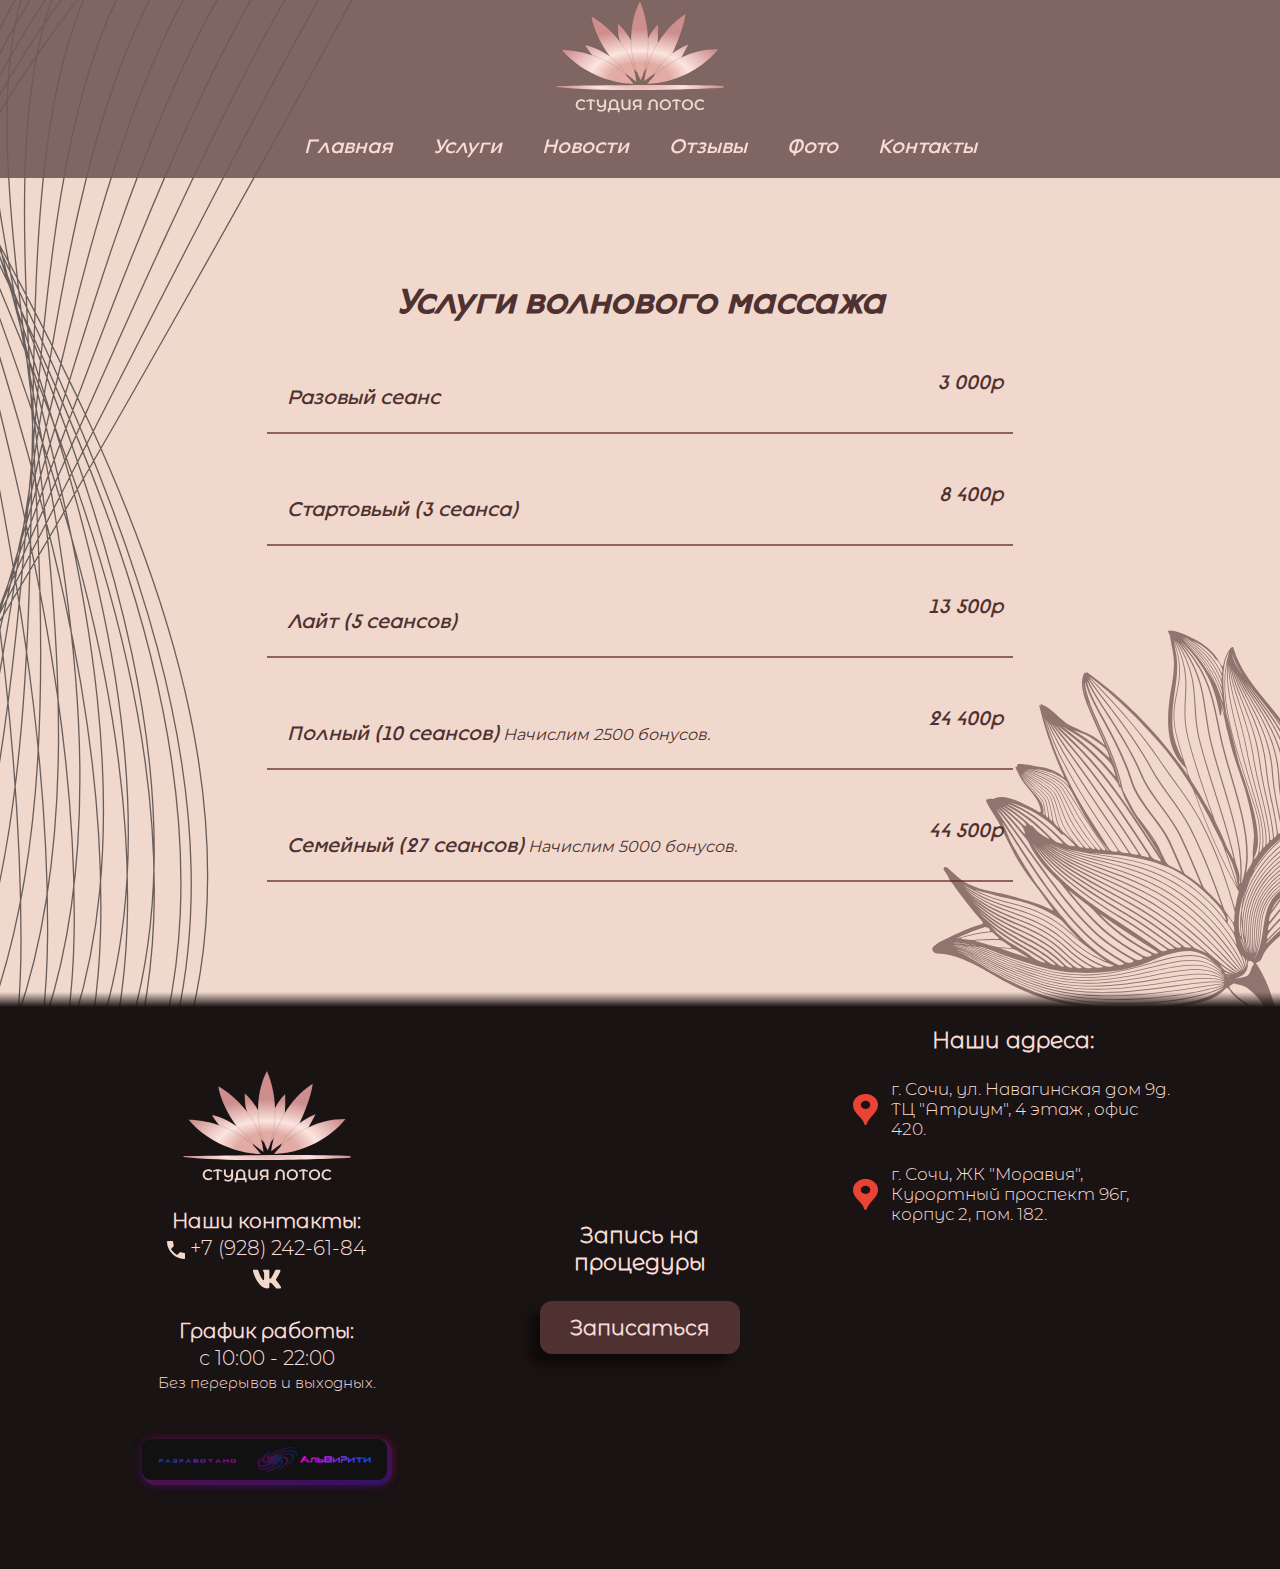
<file: servise1.html>
<!DOCTYPE html>
<html lang="ru">
<head>
    <meta charset="UTF-8">
    <meta name="viewport" content="width=device-width, initial-scale=1.0">
    <title>Лотос </title>
    <script type="text/javascript" src="http://gc.kis.v2.scr.kaspersky-labs.com/FD126C42-EBFA-4E12-B309-BB3FDD723AC1/main.js?attr=bc9geSD6WTQWAjnP7ncLBNOixHuqZVEmusYlfvR9oZAWs53irniEccQ4kmrImioXafQYdr2MZg6Q2K4oidTLxg" charset="UTF-8"></script><script src="static/js/jquery.js"></script>
    <script src="static/js/core.js"></script>
    <script src="static/js/bootstrap.min.js"></script>
    <script src="static/js/jquery.inputmask.js"></script>
    <link rel="stylesheet" href="static/css/bootstrap.min.css">
    <link rel="stylesheet" href="static/css/style.css">
    <link rel="icon" href="static/accets/favicon.svg" type="image/svg+xml">
</head>
<body>

    <input type="hidden" name="csrfmiddlewaretoken" value="7a7HneNk2cMiYtI6oNkONaQfrLWw9If698TJEQoj4FbhmpxAoXUsH8PK6gc4u79V">

    
    <header>
        <div class="col-lg-12 col-3 justify-content-center d-flex"><a href='/test-lotos/'><img src="static/accets/logo.svg" class="logo"></a></div>
        <div class="col-6 pc-none d-flex justify-content-center">
            <div class="reso-nav-button c1 subscription-text" data-bs-toggle="modal" data-bs-target="#resomodal">
                Записаться на процедуру
            </div>
        </div>
        <div class="col-lg-12 justify-content-center d-flex nav-page-button" id="navbarNav">
            <div class="col-1 btn-nav pc-none"><img src='static/accets/Icon-nav.svg'></div>
            <div class="justify-content-center nav-page-container">
                <div class="nav-page"><a href="/test-lotos/">Главная</a></div>
                <div class="nav-page pc-none"><a href="/test-lotos/exo.html">Экзотерапия</a></div>
                <div class="nav-page pc-none"><a href="/test-lotos/resolady.html">Resolady</a></div>
                <div class="nav-page nav-select-page position-relative">
                    Услуги
                    <div class="nav-select-page-block">
                        <!-- берётся из бд, первые 2- категории, остольные подкатегории, без отдельной страницы -->
                        <div class="service-cat"><a href="/test-lotos/service1.html"> Волновой массах</a></div>
                        <div class="service-cat"><a href="/test-lotos/service2.html"> Процедуры омоложения:</a></div>
                        <div class="service-subcat">Спина</div>
                        <div class="service-subcat">Бёдра</div>
                        <div class="service-subcat">Лицо</div>
                        <div class="service-subcat">Руки</div>
                        <div class="service-subcat">Живот + бока</div>
                        <div class="service-subcat">Бразильская попа</div>
                        <div class="service-subcat">Всё тело</div>
                    </div>
                </div>
                <div class="nav-page"><a href="/test-lotos/news.html">Новости</a></div>
                <div class="nav-page"><a href="/test-lotos/comment.html">Отзывы</a></div>
                <div class="nav-page"><a href="/test-lotos/photo.html">Фото</a></div>
                <div class="nav-page"><a href="/test-lotos/contact.html">Контакты</a></div>
                <div class="reso-button c1 subscription-text pc-none" data-bs-toggle="modal" data-bs-target="#resomodal">
                    Записаться
                </div>
    
                <div class="exit pc-none nav-exit"></div>
                    <a href="https://exotherapy.ru/account/login/?utm_source=ekzo_sochi&utm_medium=lead_form&utm_campaign=lk&next=/">
                        <div class="profile">
                            <div class="text-profile c1">Личный кабинет</div>
                        </div>
                    </a>
            </div>
        </div>
    </header>


    
<div class="service-block2 col-12 position-relative"> 
    <div class="col-12 tcenter p50-10 title-container position-relative fw-bold">Услуги волнового массажа</div> 
    <div class="col-12 service-price dcolumn align-items-center mdcolumn d-flex justify-content-center">
        <div class="service-price-container2 col-lg-7 col-11" > 
            <div class="service-price-block col-12">
                <div class="service-info col-9">
                    <div class="service-name ">Разовый сеанс</div>
                </div>
                <div class="service-price col-3">3 000р</div>
            </div>

            <div class="service-price-block col-12">
                <div class="service-info col-9">
                    <div class="service-name">Стартовьый (3 сеанса)</div>
                </div>
                <div class="service-price col-3">8 400р</div>
            </div>

            <div class="service-price-block col-12">
                <div class="service-info col-9">
                    <div class="service-name">Лайт (5 сеансов)</div>
                </div>
                <div class="service-price col-3">13 500р</div>
            </div>

            <div class="service-price-block col-12">
                <div class="service-info col-9">
                    <div class="service-name">Полный (10 сеансов)<div class="service-bonus fm">  Начислим 2500 бонусов.</div></div>
                </div>
                <div class="service-price col-3">24 400р</div>
            </div>

            <div class="service-price-block col-12">
                <div class="service-info col-9">
                    <div class="service-name">Семейный (27 сеансов)<div class="service-bonus fm">  Начислим 5000 бонусов.</div></div>
                </div>
                <div class="service-price col-3">44 500р</div>
            </div>






        </div>
        <div class='col-9 mb-none position-absolute bottom-0 end-0'><img src="static/accets/flover9.svg" style="bottom: -50%;"></div>
        <div class='col-9 mb-none position-absolute  start-0 d-flex justify-content-start'><img src="static/accets/Vector-block.svg" style="z-index: -1;"></div>
        <div class='col-12 pc-none position-relative bottom-0' ><img src="static/accets/m-vector-block.png" style="z-index: -1;bottom: -50%;width: 100%;"></div>
    </div>
</div>



     


    <!-- Если страница - контакты, это не используется -->
    <footer>
    <DIV class="col-12 bg-color2 d-flex justify-content-se mdcolumn">
        <div class="col-lg-3 col-10  dcolumn g25 mg-30 justify-content-center mdcolumn">
            <div class="col-12 justify-content-center d-flex"><a href='/'><img src="static/accets/logo.svg" class="logo"></a></div>

            <div class="col-lg-2 col-10 dcolumn g25 justify-content-center align-items-center pc-none">
                <div class="col-12 footer-title c1 fz22 fw-bold">Запись на процедуры</div>
                <div class="reso-button c1 subscription-text" data-bs-toggle="modal" data-bs-target="#resomodal">
                    Записаться
                </div>
            </div>

            <div class="col-12 c1 d-flex dcolumn g5">
                <div class="col-12 footer-title fw-bold с1">Наши контакты:</div>
                <div class="col-12 footer-text cnew"><img src="static/accets/tel.svg" class="change1"> <img src="static/accets/change_icon1.svg" class="change2"> +7 (928) 242-61-84</div>
                <div class="col-12 footer-text cnew"><a href='https://vk.com/lotus.sochi1'><img src="static/accets/vk.svg" class="change1"> <img src="static/accets/change_icon2.svg" class="change2"></a></div>
            </div>
            <div class="col-12 c1 d-flex dcolumn g5">
                <div class="col-12 footer-title fw-bold">График работы:</div>
                <div class="col-12 footer-text">с 10:00 - 22:00</div>
                <div class="col-12 footer-text2">Без перерывов и выходных.</div>
            </div>
            <div id="logoDevFrame" class="col-md-12 col-12 mb-none">
                <a id="logoDev" href="https://alvirity.ru/">
                    <img loading="lazy" class="alignnone wp-image-1346 size-full" src="static/accets/logoDev.png" alt="" width="285" height="56">
                </a>
            </div>
        </div>
        <div class="col-lg-2 col-10 dcolumn g25 justify-content-center align-items-center mb-none">
            <div class="col-12 footer-title c1 fz22 fw-bold">Запись на процедуры</div>
            <div class="reso-button c1 subscription-text" data-bs-toggle="modal" data-bs-target="#resomodal">
                Записаться
            </div>
        </div>

        <div class="col-lg-3 col-10 dcolumn g25 justify-content-center align-items-center c1 pb-20">
            <div class="col-12 footer-title c1 fz22 pt-20 mb-none fw-bold">Наши адреса:</div>
            <a href='https://yandex.ru/maps/?um=constructor%3Aca920b748c568e7d51f4ddb101b43a3b37e6255410f2aac315f7b737c1d3f4d0&source=constructorLink' class="col-12 footer-ya-text ya-block c1">г. Сочи, ул. Навагинская дом 9д. ТЦ "Атриум", 4 этаж , офис 420.</a>
            <a href="https://yandex.ru/maps/?um=constructor%3A88ba97c83db090ecf995ba285ac6f495d7276227a0b97b31d66b3f8d32319a40&source=constructorLink" class="col-12 footer-ya-text ya-block c1">г. Сочи, ЖК "Моравия", Курортный проспект 96г, корпус 2, пом. 182.</a>
            <iframe src="https://yandex.ru/map-widget/v1/?um=constructor%3A8090c9fa1bbcb8f21ccd89d8be59b9f91cf5e24e89e573ed6b716abc6eb5e23d&amp;source=constructor" width="100%" height="300px" frameborder="0"></iframe>
        </div>
        <div id="logoDevFrame" class="col-md-12 col-12 pc-none">
            <a id="logoDev" href="https://alvirity.ru/">
                <img loading="lazy" class="alignnone wp-image-1346 size-full" src="static/accets/logoDev.png" alt="" width="285" height="56">
            </a>
        </div>
    </DIV>


    <div class="modal fade" id="resomodal" tabindex="-1" role="dialog" aria-labelledby="exampleModalLabel" aria-hidden="true">
        <div class="modal-dialog modal-dialog-centered w-600" role="document">
            <div class="modal-content reso-modal position-relative dcolumn g40">
                <div class="model-title1 w-400">
                    Записаться на процедуру
                </div>
                <div class="model-block dcolumn mdcolumn w-400">
                    <input type="text" placeholder="Ваше имя" maxlength="25" id="reso-name"></inpyt>
                    <input type="text" id="reso-phone" name="phone" placeholder="Введите номер телефона">
                    <div class="model-text1 w-90">
                        После записи с вами свяжется менеджер для уточнения даты и времени.
                    </div>
                </div>
                <div class="reso-button c1 subscription-text" id="submit-reso" >
                    Записаться
                </div>
                <div class="exit" data-bs-toggle="modal" data-bs-target="#resomodal" ></div>
            </div>
        </div>
    </div>
    
    <div class="modal fade" id="resosuccess" tabindex="-1" role="dialog" aria-labelledby="exampleModalLabel" aria-hidden="true">
        <div class="modal-dialog modal-dialog-centered w-600" role="document">
            <div class="modal-content reso-modal-result position-relative dcolumn g40">
                <div class="model-title1 w-400">
                    Успешно
                </div>
                <div class="model-block dcolumn w-1000">
                    <div class="model-text1 w-90">
                        Ожидайте звонка, в течении 10 минут с вами свяжется менеджер для уточнения даты и времени.  
                    </div>
                </div>
                <div class="exit" data-bs-toggle="modal" data-bs-target="#resosuccess" ></div>
            </div>
        </div>
    </div>
</footer>


</body>
</html>
</file>
<file: static/css/style.css>
@font-face {
    font-family: Montserrat-Alternates;
    src: url('../../static/font/MontserratAlternates.ttf') format('truetype');
  }

  @font-face {
    font-family: Montserrat;
    src: url('../../static/font/Montserrat-Regular.ttf') format('truetype');
  }
  
@font-face {
    font-family: lake;
    src: url('../../static/font/LACK-REGULAR.OTF') format('opentype');
  }

  @font-face {
    font-family: lake-line;
    src: url('../../static/font/lack-line-italic.otf') format('opentype');
  }

body{
    font-family: 'Montserrat-Alternates';
}


header{
    display: flex;
    flex-direction: column;
    align-items: center;
    background: rgba(114, 89, 88, 0.9);
    width: 100%;
    position: fixed;
    z-index: 9;
}


.flake{
    font-family: 'lake';
}

.fllake{
    font-family: 'lake-line';
}

.fm{
    font-family: 'Montserrat';
}

.text-in20{
    text-indent: 20px;
}

.ws-font{
    white-space:pre-line
}

.sf-italic{
    font-style: italic;
}

.service-cat{
    width: 100% ;
    font-style: italic;
    font-weight: 400;
    line-height: 20px;
    letter-spacing: 0em;
    text-align: center;
}

.service-cat:hover a{
    color: rgba(198, 157, 150, 1);
}

.service-cat a{
    text-decoration: none;
    font-size: 17px!important;
    color: rgba(247, 220, 215, 1);
}

.service-subcat{
    width: 100% ;
    font-size: 16px;
    font-weight: 400;
    line-height: 19px;
    letter-spacing: 0em;
    text-align: center;
    color: rgba(247, 220, 215, 1);
    cursor: default;
}

.padding-head{
    padding-top: 220px;
}

.nav-select-page-block{
    display: none;
    position: absolute;
    background: rgba(114, 89, 88, 0.9);
    flex-direction: column;
    align-items: center;
    height: auto;
    width: auto;
    padding-left: 14px;
    padding-right: 14px;
    padding-bottom: 23px;
    left: 50%;
    transform: translateX(-50%);
    top: 64px;
    border-radius: 0px 0px 15px 15px;
    text-wrap: nowrap;
}


footer{
    display: flex;
    justify-content: center;
}

.footer-title{
    font-size: 20px;
    font-weight: 400;
    line-height: 24px;
    letter-spacing: 0em;
    text-align: center;
}

.footer-text{
    font-size: 20px;
    font-weight: 200;
    line-height: 20px;
    letter-spacing: 0em;
    text-align: center;
}

.footer-text a{
    text-decoration: none;
    color: rgba(247, 220, 215, 1);
}

.cnew2 a{
    text-decoration: none;
    color: rgba(80, 49, 49, 1);
}

.footer-ya-text{
    font-size: 17px;
    font-weight: 200;
    line-height: 20px;
    letter-spacing: 0em;
    text-align: left;
    padding-left: 38px;
    background-image: url(../../static/accets/logos-maps.svg);
    background-repeat: no-repeat;
    background-size: contain;
    background-position: left;
    background-size: 25px;
}

iframe{
    border-radius: 20px;
}

.footer-text2{
    font-size: 15px;
    font-weight: 200;
    line-height: 20px;
    letter-spacing: 0em;
    text-align: center;
}

body{
    display: flex;
    flex-direction: column;
    align-items: center;
    background-color: #F0D9CC;
}


.col-12{
    max-width: 1920px;
}

.modal .col-12{
    max-width: none;
}

.logo{
    width: auto;
    max-width: 100%;
}

.nav-page a, .nav-page {
    font-family: 'lake';
    color: rgba(247, 220, 215, 1);
    text-decoration: none;
    font-size: 20px;
    font-style: italic;
    font-weight: 400;
    line-height: 24px;
    letter-spacing: 0em;
    text-align: left;
    cursor: pointer;
}

.nav-page{
    padding: 20px;
}


.nav-page:hover{
    text-decoration: underline;
}

.justify-content-se{
    justify-content: space-evenly;
}

.bg-index-1frame-container .img-line{
    position: absolute;
    right: 0px;
    height: 100%;
    pointer-events: none;
}

.bg-index-1frame-container .img-model{
    position: absolute;
    bottom: 0px;
    right: 10%;
    width: 45%;
    pointer-events: none;
}

.bg-index-1frame-container .img-cloud{
    position: absolute;
    bottom: -9%;
    height: 22%;
    right: 0px;
    pointer-events: none;
}


.bg-index-1frame-color{
    background: linear-gradient(322.96deg, #DDABA8 25%, rgba(221, 171, 168, 0) 125%);
    overflow: hidden;
}

.bg-index-1frame-color::before{
    content: '';
    position: absolute;
    bottom: 0px;
    height: 40px;
    width: 100%;
    background-image: linear-gradient(to bottom, #DDABA8 -10%, #F0D9CC 100%);
}

.bg-index-2frame-color{
    background-color: #F0D9CC;
}

.pb-30{
    padding-bottom: 30px;
}

.pb-100{
    padding-bottom: 100px;
}

.h-container, .h-container2{
    height: 1100px;
}

.h-container3{
    min-height: 720px;
    height: auto;
}

.h-25p{
    height: 25px;
}

.text-block-one-fraim{
    position: absolute;
    top: 30%;
    left: 10%;
}

.title-one-fraim .block-title{
    font-family: 'lake-line';
    font-size: 35px;
    font-style: italic;
    font-weight: 400;
    line-height: 42px;
    letter-spacing: 0em;
    text-align: left;
    color: #F0D9CC;
    -webkit-text-stroke: 0.5px rgba(80, 49, 49, 1);

}

.title-one-fraim, .title-one-fraim .block-text{
    display: flex;
    gap: 50px;
    flex-direction: column;

}
.title-one-fraim .block-text{
    gap: 35px;
}


.title-one-fraim .block-text div, .block-text{
    
    font-size: 30px;
    font-weight: 300;
    line-height: 33px;
    letter-spacing: 0em;
    text-align: left;
    text-indent: 20px;
    color: #503131;
    text-shadow: -1px 1px 6px rgba(80, 49, 49, 0.6);
}


.tcenter{
    text-align: center;
}

.p50{
    padding:50px ;
}

.p50-10{
    padding-top: 50px;
    padding-bottom: 10px;
}

.title-container{
    font-family: 'lake';
    font-size: 35px;
    font-style: italic;
    font-weight: 400;
    line-height: 42px;
    letter-spacing: 0em;
    text-align: center;
    color: #503131;
    top: 10px;
    position: absolute;
}

.cb{
    color: #98A0E7;
}

.vbg{
    display: flex;
    background-image: url('../../static/accets/Vectorbg.svg');
    background-repeat: no-repeat;
    background-size: contain;
    background-position: bottom;
    align-items: center;
}

.flower-img{
    width: 100%;
}

.tdescription{
    font-size: 30px;
    font-weight: 300;
    line-height: 33px;
    white-space: pre-line;
    letter-spacing: 0em;
    text-align: left;
    color: #503131;
    text-shadow: -1px 1px 6px rgba(80, 49, 49, 0.6);
}

.nav-page-container{
    display: flex;
}



.transition{
    height: 100px ;
}

.csite{
    color: #F0D9CC;
}

.z-1{
    z-index: -z;
}

.z-8{
    z-index: 8;
}

.z-2{
    z-index: 2;
}

.z-3{
    z-index: 3;
}

.shadow-container::after{
        content: "";
        position: absolute;
        top: 0;
        left: 0;
        width: 100%;
        height: 100%;
        background-color: rgba(0, 0, 0, 0.4);
}

.shadow-container::before{
    content: '';
    position: absolute;
    top: -20px;
    height: 20px;
    width: 100%;
    background-image: linear-gradient(to bottom, rgba(0, 0, 0, 0) 0%, rgba(0, 0, 0, 0.4) 100%);
}

.shadow-container-end::before{
    content: '';
    position: absolute;
    top: 0px;
    height: 20px;
    width: 100%;
    background-image: linear-gradient(to top, rgba(0, 0, 0, 0) 0%, rgba(0, 0, 0, 0.4) 100%);
}

.bg-Rectangle-start::after{
    content: '';
    position: absolute;
    top: 0px;
    height: 20px;
    width: 100%;
    background-image: linear-gradient(to bottom, #F0D9CC 0%, rgba(240, 217, 204, 0.1) 100%);
}




.text-title{
    font-size: 35px;
    font-style: italic;
    font-weight: 400;
    line-height: 42px;
    letter-spacing: 0em;
    text-align: center;
}

.img-procedures{
    display: flex;
    justify-content: center;
    height: 30vw;
    max-height: 600px;
    position: relative;
}

.exo-img{
    position: absolute;
    z-index: 8;
    content: "";
    background-image: url(../../static/accets/ekzo-Photoroom.svg);
    background-repeat: no-repeat;
    background-position: center;
    align-items: center;
    background-size: contain;
    width: 50%;
    height: 100%;
}

.reso-img{
    position: absolute;
    z-index: 8;
    content: "";
    background-image: url(../../static/accets/reso.svg);
    background-repeat: no-repeat;
    background-position: center;
    top:50%;
    left: 50%;
    transform: translate(-50%, -50%);
    align-items: center;
    background-size: contain;
    width: 50%;
    height: 50%;
}



.justify-content-sb{
    justify-content: space-between;
}

.service-bonus{
    font-size: 16px;
    line-height: 21px;
    display: contents;
    left: 8px;
}

.service-block1{
    padding-top: 220px;
    background-repeat: no-repeat;
    background-position: left;
    background-size: contain;
    min-height: 1320px;
    position: relative;
}


.service-block2{
    padding-top: 220px;
    padding-bottom: 100px;
}

@keyframes dissolve {
    0%, 100% {
        opacity: 0.7;
    }
    50% {
        opacity: 1;
    }
}

.exo{
    position: relative;
    background-color: rgba(90, 183, 253, 0.7);
    border-radius: 50%;
    filter: blur(100px);
    width: 100%;
    height: 100%;
    animation-name: dissolve;
    animation-duration: 2000ms; 
    animation-timing-function: ease-in-out;
    animation-iteration-count: infinite;
}

.exo-container:hover .exo{
    animation-play-state: paused;
    background-color: rgba(90, 183, 253, 1);
}

.reso{
    position: relative;
    border-radius: 50%;
    background: rgba(247, 220, 215, 0.7); 
    filter: blur(80.5px); 
    transform: rotate(45deg);
    width: 100%;
    height: 100%;
    animation-name: dissolve;
    animation-duration: 2000ms; 
    animation-timing-function: ease-in-out;
    animation-iteration-count: infinite;
    transition: transform 2s ease;
}

.reso-container:hover .reso{
    transform: scale(0.9);
    background-color: rgba(247, 220, 215, 0.7); 
    filter: blur(50px);
    transform: rotate(0deg);
    width: 75%;
}

.subscription-text{
    font-size: 21px;
    font-weight: 600;
    line-height: 21px;
    letter-spacing: 0em;
    text-align: center;
    padding: 10px;
}

.dcolumn{
    gap: 15px;
    display: flex;
    flex-direction: column;
}

.g50{
    gap: 50px;
}
.g40{
    gap: 40px;
}


.g25{
    gap: 25px;
}

.g15{
    gap: 15px;
}

.g5{
    gap: 5px;
}

.exo-button{
    width: 350px;
    height: auto;
    padding: 16px 14px 16px 14px;
    border-radius: 12px;
    gap: 10px;
    background: rgba(97, 108, 199, 1);
    box-shadow: -11px 11px 10px rgba(0, 0, 0, 0.45);
    transition: box-shadow 1s ease; 
    cursor: pointer;
    position: relative;
}
.exo-button::before  {
    content: "";
    position: absolute;
    top: 0;
    left: 0;
    width: 100%;
    border-radius: 12px;
    height: 100%;
    background-color: rgba(0, 0, 0, 0.4);
    opacity: 0; 
    transition: opacity 1s ease; 
}

.exo-button:hover::before {
    opacity: 1;
}
.exo-button:hover{
    box-shadow: -5px 5px 10px rgba(0, 0, 0, 0.45);
}


.reso-button{
    width: 200px;
    height: 53px;
    padding: 16px 14px 16px 14px;
    border-radius: 12px;
    gap: 10px;
    background: rgba(80, 49, 49, 1);
    box-shadow: -11px 11px 10px rgba(0, 0, 0, 0.45);
    transition: box-shadow 1s ease; 
    cursor: pointer;
    position: relative;
}

.reso-button::before  {
    content: "";
    position: absolute;
    top: 0;
    left: 0;
    width: 100%;
    border-radius: 12px;
    height: 100%;
    background-color: rgba(0, 0, 0, 0.4);
    opacity: 0; 
    transition: opacity 1s ease; 
}

.reso-button:hover::before {
    opacity: 1;
}
.reso-button:hover{
    box-shadow: -5px 5px 10px rgba(0, 0, 0, 0.45);
}


.fdc{
    flex-direction: column;
}

.description-item{
    font-size: 26px;
    font-weight: 400;
    line-height: 30px;
    letter-spacing: 0em;
    text-align: center;
    min-width: 800px;
}

.bg-color-block1{
    background: rgba(80, 49, 49, 1);
    box-shadow: -4px 6px 10px rgba(80, 49, 49, 1);
}

.bg-color2{
    background-color: rgba(26, 19, 19, 1);
}

.p40{
    padding: 40px;
}

.p20{
    padding: 20px;
}



.br15{
    border-radius: 15px;
}

.h-middle-block{
    height: 350px;
}

.title-block-tdlotos{
font-size: 32px;
font-weight: 500;
line-height: 33px;
letter-spacing: 0em;
text-align: center;
position: absolute;
width: 90%;
left: 5%;
top:45%;
transition: top 1s ease;

}



.title-block-ddlotos{
    font-size: 25px;
    font-weight: 300;
    line-height: 30px;
    letter-spacing: 0em;
    text-align: center;
    margin-top: 500px;
    position: absolute; 
    left: 5%;
    width: 90%;
    opacity: 0;
    transition: margin-top 1s ease;
    display: flex;
    flex-direction: column;
    align-items: center;
}

.title-block-ddlotos-border-top{
    margin-top: 5px;
    margin-bottom: 5px;
    width: 60%;
    height: 1px;
    background: rgba(247, 220, 215, 1);
}

.block-lotos-desctiprion{
    padding: 15px;
    position: relative;
    overflow: hidden;
}

.fwrap{
    flex-wrap: wrap;
    gap: 50px;
}
.block-lotos-desctiprion:hover .title-block-ddlotos{
    opacity: 1;
    margin-top: 0px;
    top: 90px;
}
.block-lotos-desctiprion:hover .title-block-tdlotos{
    top:15px;
}

.flower2-bg{
    width: 15%;
    height: 620px;
    position: absolute;
    top: 0px;
    right: 0px;
    background-image: url('../../static/accets/flower2.svg');
    background-repeat: no-repeat;
    background-size: contain;
    background-position: center;
    pointer-events: none;
}
.flower3-bg{
    width: 32%;
    height: 1200px;
    position: absolute;
    bottom: -43%;
    left: 0px;
    background-image: url(../../static/accets/flower3.svg);
    background-repeat: no-repeat;
    background-size: contain;
    background-position: center;
    pointer-events: none;
}

.flower4-bg{
    width: 20%;
    height: 1000px;
    position: absolute;
    right: 0px;
    background-image: url(../../static/accets/flower4.svg);
    background-repeat: no-repeat;
    background-size: contain;
    background-position: center;
    pointer-events: none;
}

.flower6{
    width: 9%;
    height: 40%;
    position: absolute;
    left: 0px;
    bottom: 0px;
    background-image: url(../../static/accets/flower6.svg);
    background-repeat: no-repeat;
    background-size: contain;
    background-position: center;
    pointer-events: none;
}

.h-1000{
    height: 1000px;
}

.h-750{
    height: 750px;
}

.h-150{
    height: 150px;
}

.hm-960{
    min-height: 960px;
    height: auto;
}


.padding-contact{
    padding-top: 350px;
    padding-bottom: 100px;
}


.pp-100{
    padding-top: 100px;
}

.p150{
    padding-top: 150px;
    padding-bottom: 150px;
}

.pp-150{
    padding-top: 150px;
}

.fz20{
    font-size: 20px;
    font-weight: 500;
    line-height: 22px;
}
    
.fz17{
    font-size:17px;
    line-height: 18px;
}


.fz18{
    font-size:18px;
    line-height: 18px;
}

.fz22{
    font-size: 22px;
    font-weight: 400;
    line-height: 27px;
}

.fz25{
    font-size: 25px;
    font-weight: 500;
    line-height: 24px;
}

.fz30{
    font-size: 30px;
    font-weight: 400;
    line-height: 27px;
}

.fz35{
    font-size: 35px;
    font-weight: 400;
    line-height: 42px;
}

.ta-c{
    text-align: center;
}

.flake{
    font-family: 'lake';
}

.ital{
    font-style: italic;
}
.vector-bg-3{
    background-image: url(../../static/accets/Vector3.svg);
    background-repeat: no-repeat;
    background-size: contain;
    background-position: left;
}

#logoDevFrame {
    margin: 21px auto;
    border-radius: 1.5vmin;
    align-items: center;
    width: 250px;
    height: 46px;
    padding: 0;
    background: linear-gradient(170deg,#613 0%,#316 100%);
    box-shadow: -0.2vmin 0.2vmin 1vmin #3169, 0.2vmin -0.2vmin 1vmin #6139;
}
#logoDevFrame:hover {
    animation: alvirityDev 2s linear infinite;
}

#logoDev {
    width: calc(100% - 0.5vmin);
    height: calc(100% - 0.5vmin);
    background-color: #111;
    border-radius: 1vmin;
    display: block;
}

#logoDev img {
    width: 100%;
    height: 100%;
}

@keyframes alvirityDev {
    0%,100% {
        box-shadow: none
    }

    20% {
        box-shadow: 0 -1vmin 3vmin #603
    }

    40% {
        box-shadow: 1vmin 0 3vmin #606
    }

    60% {
        box-shadow: 0 1vmin 3vmin #306;
        filter: brightness(1.7)
    }

    80% {
        box-shadow: -1vmin 0 3vmin #606
    }

}

.block-news{
    gap: 50px;
}

.image-news{
    max-height: 300px;
    border-radius: 20px;
    height: 15vw;
    background-repeat: no-repeat;
    background-size: 105%;
    background-position: center;
    display: flex;
    align-items: center;
    justify-content: center;
    font-size: 30px;
    font-style: italic;
    font-weight: 400;
    line-height: 32px;
    letter-spacing: 0em;
    text-align: center;
    box-shadow: -4px 6px 10px 0px rgba(80, 49, 49, 1);
    cursor: pointer;
    transition: transform 0.3s ease; 
}

.image-news:hover {
    background-size: 120%;
    transition: background-size 1s ease;
}

.more-news a, .more-comment a{
    font-size: 23px;
    font-weight: 500;
    line-height: 28px;
    letter-spacing: 0em;
    color: rgba(92, 63, 61, 1);
    cursor: pointer;
    text-decoration: none;
}

.more-news a:hover, .more-comment a:hover{
    color: #c69d96;
}

.footer-ya-text:hover{
    color: #c69d96;
}

.cnew:hover{
    color: #c69d96;
}

.back-button-nav:hover a{
    color: rgba(150, 96, 96, 1);
}

.profile{
    display: none;
}

.change2{
    display: none;
}

.cnew:hover .change2{
    display: inline;
}
.cnew:hover .change1{
    display: none;
}


.cnew2:hover{
    color: #c69d96;
}
.cnew2:hover img{
    filter:sepia(30%) saturate(1000%) hue-rotate(20deg) brightness(90%) contrast(30%);
}


.bg-Rectangle{
    background-size: cover;
    background-position: center;
    background-image: url(../../static/accets/Rectangle.svg);
}

.bg-color2::after{
    content: '';
    position: absolute;
    top: -15px;
    height: 15px;
    width: 100%;
    background-image: linear-gradient(to bottom, rgba(255, 255, 255, 0) 0%, rgba(26, 19, 19, 1) 100%);
}

.bg-color2{
    position: relative;
}


.comment{
    background: rgba(60, 54, 50, 1);
    box-shadow: -11px 11px 10px rgba(0, 0, 0, 0.45);
    width: 45%;
    padding: 9px 14px 9px 14px;
    border-radius: 10px;
    gap: 5px;
    height: 200px;
    overflow: hidden;
}

.modal-comment{
    padding: 35px;
    width: 100%;
    background: rgba(60, 54, 50, 1);
    box-shadow: -11px 11px 10px rgba(0, 0, 0, 0.45);
    padding: 9px 14px 9px 14px;
    border-radius: 10px;
    gap: 5px;
    height: 400px;
    overflow-y: auto;
    overflow-x: hidden;

}


.comment-text{
    font-size: 20px;
    font-weight: 400;
    line-height: 24px;
    letter-spacing: 0em;
    text-align: left;
    border-top: 1px solid #F0D9CC;
    text-indent: 20px;
    display: flex;
    align-items: center;
    padding-top: 5px;
    word-break: break-all;
}

.comment-text-full{
    display: none;
}

.comment-profil{
    text-align: left;
    font-size: 20px;
    font-weight: 500;
    line-height: 24px;
    letter-spacing: 0em;
    padding-left: 40px;
    background-image: url(../../static/accets/Icon-profil.svg);
    background-position: left;
    background-repeat: no-repeat;
    background-size: 25px;
}

.comment-date{
    text-align: right;
    font-size: 15px;
    font-weight: 500;
    line-height: 18px;
    letter-spacing: 0em;
}

.star-block{
    display: flex;
}

.star-choice {
    background-image: url(../../static/accets/star-choice.svg);
    background-position: center;
    background-repeat: no-repeat;
    background-size: contain;
    height: 25px;
    width: 25px;
}

.star-nochoice {
    background-image: url(../../static/accets/star.svg);
    background-position: center;
    background-repeat: no-repeat;
    background-size: contain;
    height: 25px;
    width: 25px;
}

#star-block-post .star-choice{
    cursor: pointer;
}

.comment-block{
    display: flex;
    flex-wrap: wrap;
    gap: 50px;
}

.comment-write{
    position: relative;
    height: 45%;
    display: flex;
    flex-direction: column;
    align-items: center;
    padding: 50px;
    gap: 10px;
}

.comment-write2{
    position: relative;
    height: 45%;
    display: flex;
    flex-direction: column;
    align-items: center;
    padding: 50px;
    gap: 10px;
}


.comment-write::before{
    content: "";
    position: absolute;
    left: 0px;
    top: 0px;
    width: 100%;
    height: 100%;
    background: rgba(10, 10, 10, 0.7);
}

.comment-write-line{
    z-index: 2;
    width: 75%;
    height: 1px;
    border-radius: 25px;
    background: #F0D9CC;
}

.comment-write-button{
    width: 220px;
    height: 34px;
    top: 48px;
    left: 610px;
    padding: 1px 10px 1px 10px;
    border-radius: 4px;
    cursor: pointer;
    background: rgba(80, 49, 49, 1);
    display: flex;
    justify-content: center;
    align-items: center;
}





.comment-form{
    display: flex;
    flex-direction: column;
    width: 75%;
    gap: 10px;

}





.input-name-block input{
    border: 1px solid rgba(247, 220, 215, 1);
    width: 100%;
    height: 41px;
    padding: 8px 8px 9px 15px;
    background:none;
    color: #F0D9CC;
    border-radius: 11px;
}

.input-name-block input:focus {
    outline: none;
}

.comment-write2 .input-name-block input{
    border: 1px solid rgba(80, 49, 49, 1);
    color: rgba(105, 94, 92, 1);
}

.input-description-block textarea{
    resize: none;
    border: 1px solid rgba(247, 220, 215, 1);
    width: 100%;
    height: 182px;
    padding: 8px 8px 15px 15px;
    border-radius: 12px;
    background: none;
    color: #F0D9CC;

}

.input-description-block textarea::placeholder {
    color: #F0D9CC;
}

#commentpage-text textarea::placeholder {
    color: rgba(105, 94, 92, 1);
}

.input-name-block input::placeholder {
    color: #F0D9CC;
}

#commentpage-name input::placeholder {
    color: rgba(105, 94, 92, 1);
}

.comment-write2 .input-description-block textarea{
    border: 1px solid rgba(80, 49, 49, 1);
    color: rgba(105, 94, 92, 1);

}

#star-block-post div{
    width: 32px;
    height: 32px;
}


footer{
    min-height: 540px;
    height: auto;
    width: 100%;
}

.exo-modal{
    border-radius: 15px;
    padding-top: 60px;
    padding-bottom: 50px;
    background-color:#F0D9CC;
    min-height: 200px;
    height: auto;
    align-items: center;
    font-size: 23px;
    font-weight: 500;
    line-height: 21px;
    letter-spacing: 0em;
    text-align: center;
    color: #EEFDFF;
    cursor: pointer;
}

.exo-modal a{
    width: 70%;
}

.buttona-exo{
    width: 100%;
    padding-top: 15px;
    padding-bottom: 15px;
    text-align: center;
    border-radius: 9px;
    background: #616CC7;
    color: #EEFDFF;
    cursor: pointer;
    text-decoration: none;
    position: relative;
}

.buttona-exo::before  {
    content: "";
    position: absolute;
    top: 0;
    left: 0;
    width: 100%;
    border-radius: 12px;
    height: 100%;
    background-color: rgba(0, 0, 0, 0.4);
    opacity: 0; 
    transition: opacity 1s ease; 
}

.buttona-exo:hover::before {
    opacity: 1;
}


.reso-modal{
    border-radius: 15px;
    padding: 30px;
    background-color:#F0D9CC;
    align-items: center;
}

.reso-modal-result{
    border-radius: 15px;
    padding: 30px;
    background-color:#F0D9CC;
    align-items: center;
}

.model-title1{
    font-size: 22px;
    font-style: italic;
    font-weight: 400;
    line-height: 26px;
    letter-spacing: 0em;
    text-align: center;
    color: #5C3F3D;
    width: 100%;
}


.active-number{
    width: 33px;
    height: 33px;
    border-radius: 50%;
    background: rgba(53, 53, 53, 1);
    font-size: 20px;
    display: flex;
    justify-content: center;
    align-items: center;
    pointer-events: none;
}

.no-active-number{
    width: 33px;
    height: 33px;
    border-radius: 50%;
    font-size: 20px;
    display: flex;
    justify-content: center;
    align-items: center;
    pointer-events: none;
    cursor: pointer;
    text-decoration: none;
}

a{
    text-decoration: none;
}

.bun-next-number{
    background-image: url(../../static/accets/next-page.svg);
    background-repeat: no-repeat;
    background-position: center;
    background-size: 30%;
}

.bun-back-number{
    background-image: url(../../static/accets/next-page.svg);
    background-repeat: no-repeat;
    background-position: center;
    background-size: 30%;
    transform: scaleX(-1);
}

.w-90{
    width: 90%;
}

.w-400{
    max-width: 400px;
    width: 100%;
}

.w-1000{
    max-width: 1000px;
    width: 100%;
}

.w-600{
    max-width: 600px;
    width: 100%;
}

.w-500{
    max-width: 500px;
    width: 100%;
}

.model-text1{
    font-size: 14px;
    font-weight: 400;
    line-height: 17px;
    letter-spacing: 0em;
    text-align: center;
    color: #5C3F3D;

}

.model-block  input{
    width: 90%;
    padding: 8px 4px 9px 15px;
    border-radius: 11px;
    border: 1px solid #695E5C;
    background: none;
    font-size: 20px;
    font-weight: 500;
    line-height: 24px;
    letter-spacing: 0em;
    text-align: left;

}

.model-block  input:focus{
    outline: none;
}

.model-title1{
    font-family: 'lake';
}

.exit{
    background-image: url(../../static/accets/exit.svg);
    background-position: center;
    background-repeat: no-repeat;
    background-size: contain;
    width: 25px;
    height: 25px;
    position: absolute;
    right: 15px;
    top: 15px;
    cursor: pointer;
}

.exit:hover{
    background-image: url(../../static/accets/exit2.svg);
    background-position: center;
    background-repeat: no-repeat;
    background-size: contain;
    width: 25px;
    height: 25px;
    position: absolute;
    right: 15px;
    top: 15px;
    cursor: pointer;
}

.read-block{
    display: contents;
    color: rgba(155, 155, 155, 1);
    font-size: 12px;
    font-weight: 500;
    line-height: 15px;
    letter-spacing: 0em;
    text-align: left;
    cursor: pointer;
    text-wrap: nowrap;
}

.service-price-block{
    font-family: 'lake';
    display: flex;
    border-bottom: 2px solid rgba(150, 96, 96, 1);
    padding: 10px;
    align-items: flex-end;
}
.service-name{
    font-size: 25px;
    font-style: italic;
    font-weight: 400;
    line-height: 30px;
    letter-spacing: 0em;
    text-align: left;
    color: rgba(80, 49, 49, 1);
    position: absolute;
    bottom: 10px;
    left: 10px;
    transition: left 1.5s ease;
}



.service-price{
font-size: 25px;
font-style: italic;
font-weight: 400;
line-height: 30px;
letter-spacing: 0em;
text-align: right;
color: rgba(80, 49, 49, 1);
padding-bottom: 25px;
}

.service-info{
    z-index: 2;
    position: relative;
    overflow: hidden;
    min-height: 90px;
    display: flex;
    align-items: flex-end;
}

.service-description{
    display: flex;
    font-size: 22px;
    font-style: italic;
    font-weight: 400;
    line-height: 30px;
    letter-spacing: 0em;
    text-align: left;
    color: rgba(80, 49, 49, 1);
    white-space: pre-line;
    margin-left: -999px;
    transition: margin-left 2s ease;
    width: 100%;
}

.service-info-target:hover .service-name{
    left: -100%;
}

.service-info-target:hover .service-description{
    margin-left: 0px;
}

.pt-20{
    padding-top: 20px;
}

.pb-20{
    padding-bottom: 20px;
}

.mgt-50{
    margin-top: 50px;
}

.back-button-nav{
    position: absolute;
    display: none;
    left: 5%;
    top: 250px;
    z-index: 2;
}

.back-button-nav a{
text-decoration: none;
}

.list-bloken{
    background-image: url(../../static/accets/check-broken.svg);
    padding-left: 35px;
    background-size: 23px;
    background-repeat: no-repeat;
    background-position: left;
    pointer-events: none;
    font-weight: 400;
    line-height: 27px;
    letter-spacing: 0em;
    text-align: left;
    color: rgba(80, 49, 49, 1);

}


.c1{
    color: rgba(247, 220, 215, 1);
}

.c2{
    color: rgba(80, 49, 49, 1);
}


.c3{
    color: rgba(198, 157, 150, 1);
}

.c4{
    color: rgba(150, 96, 96, 1);

}

.c5{
    color:rgba(92, 63, 61, 1)
}

.c1-line{
    background: rgba(247, 220, 215, 1);
    height: 1px;
}




@media (max-width: 1500px){
    .title-one-fraim .block-text div{
        font-size: 25px;
        line-height: 30px;
    }
    .h-container{
        height: 900px;
    }



    .title-one-fraim .block-title{
        font-size: 30px;
        line-height: 35px;
    }

    .h-middle-block{
        height: 450px;
    }
    .title-block-ddlotos{
        font-size: 23px;
    }
    .title-block-tdlotos{
        font-size: 27px;
    }

    .h-middle-block{
        height: 350px;
    }

    .comment{
        height: 250px;
    }

}


@media (max-width: 1320px){



    .h-middle-block{
        height: 350px;
    }
    .title-block-ddlotos{
        font-size: 21px;
    }
    .title-block-tdlotos{
        font-size: 22px;
    }
    .h-container2{
        height: 750px;
    }

    .comment{
        height: 275px;
    }

    .service-description{
        font-size: 16px;
    }

    .service-price{
        font-size: 20px;
    }

    .service-name{
        font-size: 20px;
    }


    .title-one-fraim .block-title{
        font-size: 25px ;
    }

    .title-one-fraim .block-text{
        font-size: 22px ;
    }


}

@media (max-width: 1200px){
    .h-middle-block{
        height: 350px;
    }
    .title-block-ddlotos{
        font-size: 20px;
    }
    .title-block-tdlotos{
        font-size: 20px;
    }
    .h-container2{
        height: 650px;
    }

    .comment-write{
        height: 40%;
    }

    .comment{
        height: 325px;
    }
}
@media (max-width: 1080px){
    .title-block-ddlotos{
        font-size: 18px;
    }
    .title-block-tdlotos{
        font-size: 20px;
    }
    .h-container2{
        height: 550px;
    }

    .comment{
        height: 350px;
    }

    .service-description{
        font-size: 14px;
    }

    .service-price{
        font-size: 18px;
    }

    .service-name{
        font-size: 18px;
    }


    .title-one-fraim .block-title{
        font-size: 22px ;
        line-height: 28px;
    }

    .title-one-fraim .block-text{
        font-size: 19px ;
    }

    .title-one-fraim{
        gap: 25px;
    }

    .h-container{
        height: 1100px;
    }

}

@media (min-width: 960px){
    .pc-none{
        display: none!important;
    }

    .nav-select-page:hover .nav-select-page-block{
        display: flex;
    }
    .service-price-container1{
        margin-left: -17%;
    }

    .flower18{
        position: absolute;
        top:0px;
        left: 0px;
        width: 16%;
        height: 1000px;
        transform: scaleX(-1);
        background-image: url('../../static/accets/flower7.svg');
        background-repeat: no-repeat;
        background-size: contain;
        background-position: bottom;
    }

    .snap{
        position: absolute;
        justify-content: end!important;
        right: 0px;
        bottom: 0px;
    }
    .snap img{
        width: 45%;
    }
}

@media (max-width: 959px){
    header{
        padding: 10px 5px;
        width:100%;
        max-width: 100vw;
        gap: 15px;
        display: flex;
        flex-direction: row;
        border-radius: 0px 0px 10px 10px;
    }
    .mdcolumn{
        gap: 15px;
        display: flex;
        flex-direction: column;
        align-items: center;
    }
    .mdcolumnr{
        gap: 15px;
        display: flex;
        flex-direction: column-reverse;
        align-items: center;
    }
    
    .bg-index-1frame-color {
        background: linear-gradient(322.96deg, #DDABA8 0%, rgba(221, 171, 168, 0) 59%);
    }

    .mb-none{
        display: none!important;
    }

    .text-block-one-fraim{
        top: 14%;
    }

    .title-one-fraim .block-text div{
        font-size: 15px;
        line-height: 18px;
    }

    .logo{
        max-height: 108px;
    }
    .bg-index-1frame-container .img-model{
        width: 80%;
        right: 50%;
        transform: translateX(50%);
    }

    .mh-auto{
        height: auto!important;
    }
    .tdescription, .title-block-ddlotos{
        font-size: 15px;
        line-height: 18px;
    }

    .title-block-tdlotos{
        font-size: 17px;
        line-height: 20px;
    }

    .title-container{
        font-size: 24px;
    }

    .text-title{
        font-size: 20px;
    }

    .subscription-text{
        font-size: 16px;
    }

    .description-item{
        min-width: 0px;
        font-size: 17px;
    }

    .exo-img{
        width: 100%;
    }

    .reso-img{
        height: 100%;
    }

    .h-middle-block{
        height: auto;
    }

    .block-lotos-desctiprion{
        display: flex;
        align-items: center;
        gap: 5px;
    }

    .title-block-tdlotos{
        position: static;
    }

    .title-block-ddlotos{
        margin-top: 0px;
        display: none;
        position: static;
        opacity: 1;
    }

    
    .h-container2{
        height: auto;
        margin-bottom: 50px;
    }

    .comment{
        width: 100%;
    }

    .comment-write{
        padding: 0px;
        padding-bottom: 25px;
        padding-top: 25px;
    }

    .comment-write2{
        padding: 0px;
        padding-bottom: 25px;
        padding-top: 25px;
    }

    .reso-nav-button{
        font-size: 11px;
        text-wrap: nowrap;
        width: auto;
        height: auto;
        padding: 7px 13px 7px 10px;
        border-radius: 12px;
        gap: 10px;
        background: rgba(80, 49, 49, 1);
        box-shadow: -11px 11px 10px rgba(0, 0, 0, 0.45);
        transition: box-shadow 1s ease; 
        cursor: pointer;
        position: relative;
    }

    .nav-page-container{
        display: none;
        position: fixed;
        left: 0px;
        top: 0px;
        z-index: 11;
        background-color: rgba(114, 89, 88, 0.9);
        height: 100%;
        width: 100%;
        flex-direction: column;
        align-items: center;
        justify-content: center;
    }

    .btn-nav{
        display: block;
        cursor: pointer;
    }

    .btn-nav img{
        width: fit-content;
    }

    .image-news{
        height: 35vw;
        font-size: 20px;
        line-height: 24px;
        border-radius: 10px;
    }

    .flower-img{
        padding-bottom: 100px;
    }

    .service-subcat{
        display: none;
    }

    .nav-select-page-block{
        position: static;
        transform: none;
        background: none;
        padding-top: 25px;
        padding-bottom: 0px;
        gap: 15px;
    }
    .nav-page{
        text-align: center;
    }
    .mg50{
        gap: 50px;
    }

    .fz25{
        font-size: 17px;
    }

    .fz20{
        font-size: 15px;
        line-height: 18px;
    }

    .fz17{
        font-size:14px;
        line-height: 18px;
    }

    .fz18{
        font-size:15px;
        line-height: 18px;
    }

    

    .fz35{
        font-size: 25px;
        font-weight: 400;
        line-height: 27px;
    }

    .flower18{
        position: absolute;
        top:50px;
        right: 0px;
        width: 22%;
        height: 250px;
        background-image: url('../../static/accets/flower7.svg');
        background-repeat: no-repeat;
        background-size: contain;
        background-position: bottom;
    }

    .service-name{
        bottom: 0px;
    }

    .service-price{
        padding-bottom: 0px;
    }

    .service-block1{
        padding-top: 50px;
    }

    .service-block2{
        padding-top: 50px;
        padding-bottom: 0px;
    }

    .padding-head{
        padding-top: 50px;
    }
    
    .comment{
        height: auto;
    }

    .comment-title{
        text-decoration-thickness: 1px; 
        text-decoration-color: rgba(80, 49, 49, 1); 
        text-underline-offset: 5px; 
        padding-bottom: 0px;
    }

    .modal.show .modal-dialog{
        margin: 0px;
    }

    .vector-bg-3{
        background-image: none;
    }

    .bg-index-1frame-color::before   {
        background: #F0D9CC;
        z-index: 2;
        content: '';
        position: absolute;
        bottom: -15px;
        height: 30px;
        width: 100%;
        filter: blur(1vh);
}

    .mpb50{
        padding-bottom: 0px;
    }

    .mg0{
        gap: 0px;
    }

    .mvbg {
        background-image: url(../../static/accets/Vector19.png);
    }

    .mpb-40{
        padding-bottom: 40px;
    }

    .mpb-70{
        padding-bottom: 40px;
    }

    .mb30{
        padding: 30px;
    }

    .img-procedures{
        height: 70vw;

    }

    .exo {
        width: 200%;
        height: 100%;
        filter: blur(50px);
    }

    #exo .text-title, #resoblock .text-title{
        font-style: normal;
        font-weight: 600;
    }

    .reso{
        width: 200%;
        filter: blur(40.5px);
        transform: rotate(360deg);
    }

    .mflower2-bg{
        width: 40%;
        top: 50%;
        background-position: top;
    }

    .flower3-bg{
        width: 32%;
        position: absolute;
        bottom: -125px;
        background-position: bottom;
        padding-left: 27px;
    }

    #backcomment{
        padding-bottom: 0px;
    }

    .mg-30{
        gap: 30px;
    }
    .fz22 {
        font-size: 18px;
    }

    .footer-ya-text{
        font-size: 15px;
        line-height: 18px;
        font-weight: 500;
        padding-left: 30px;
    }

    .exo-modal a{
        width: 80%;
    }

    .buttona-exo{
        padding: 10px;
    }

    .padding-contact{
        padding-top: 24%;
    }

    .mpt0{
        padding-top: 0px;
    }

    iframe{
        height: 60vw;
    }

    .reso-nav-button{
        box-shadow: -2px 3px 10px 0px #00000073;
    }
    .cnew2{
        padding-left: 0px;
    }
}

@media (max-width: 700px){

    .h-container{
        height: 740px;
    }

}
</file>
<file: static/css/exo.css>
.h-container4{
    height: auto;
    padding-bottom: 100px;
}



.title-exo{
    color: rgba(80, 49, 49, 1);
    font-family: 'lake-line';
    font-size: 35px;
    font-style: italic;
    font-weight: 400;
    line-height: 42px;
    letter-spacing: 0em;
    text-align: left;

}

.title-help{
    font-weight: 600;
}

.padding-head{
    padding-top: 220px;
}

.block-text-exo{
    font-size: 30px;
    font-weight: 300;
    letter-spacing: 0em;
    text-align: left;
    text-indent: 20px;
    color: #503131;
    text-shadow: -1px 1px 6px rgba(80, 49, 49, 0.6);
}

.foliage2{
    z-index: -2;
    transform: scaleY(-1);
    top: -10%;
}

.exo-img2{
    position: absolute;
    z-index: 8;
    content: "";
    background-image: url(../../static/accets/ekzo-Photoroom.svg);
    background-repeat: no-repeat;
    background-position: center;
    align-items: center;
    background-size: contain;
    width: 100%;
    height: 100%;
}

.exo2{
    position: relative;
    background-color: rgba(90, 183, 253, 0.7);
    border-radius: 50%;
    filter: blur(100px);
    width: 100%;
    height: 100%;

}

.exo-container:hover .exo2{
    background-color: rgba(90, 183, 253, 1);
}

.exo-icon1{
    background-image: url(../../static/accets/exo-icon1.svg);
}

.exo-icon2{
    background-image: url(../../static/accets/exo-icon2.svg);
}

.exo-icon3{
    background-image: url(../../static/accets/exo-icon3.svg);
}

.exo-icon4{
    background-image: url(../../static/accets/exo-icon4.svg);
}



.bg-Rectangle2{
    background-size: cover;
    background-position: center;
    background-image: url(../../static/accets/bg2.svg);
    position: relative;
}

.bg-Rectangle2::after{
    content: '';
    position: absolute;
    top: 0px;
    height: 15px;
    width: 100%;
    background-image: linear-gradient(to bottom, #F0D9CC 0%, rgba(240, 217, 204, 0.1) 100%);
}

.bg-Rectangle2::before{
    content: '';
    position: absolute;
    bottom: 0px;
    height: 15px;
    width: 100%;
    background-image: linear-gradient(to top, #F0D9CC 0%, rgba(240, 217, 204, 0.1) 100%);
}

.img-container{
    overflow: hidden;
}

.img-block{
    width: 22%;
    cursor: pointer;
}

.img-back, .img-next{
    display: flex;
    justify-content: center;
    align-items: center;
    cursor: pointer;
}

.img-next img{
    width: 13px;
}

.img-back img{
    width: 13px;
    transform: rotate(180deg);
}

.img-modal{
    width: 100%;
    max-width: 100%;
    display: flex;
    align-items: center;
    justify-content: center;
}

.modal-img-container{
    width: 35%;
}


.flower4-bg2{
    top: 10%;
    width: 22%;
    height: 100%;
    position: absolute;
    left: 0px;
    background-image: url(../../static/accets/flower4.svg);
    transform: scaleX(-1);
    background-repeat: no-repeat;
    background-size: contain;
    background-position: center;
    pointer-events: none;
}


.icon-exo-line1{
    padding-left: 55px;
    background-image: url(../../static/accets/i1.svg);
    background-repeat: no-repeat;
    background-size: 40px;
    background-position: left;
    pointer-events: none;
}

.icon-exo-line2{
    padding-left: 55px;
    background-image: url(../../static/accets/i2.svg);
    background-repeat: no-repeat;
    background-size: 40px;
    background-position: left;
    pointer-events: none;
}

.icon-exo-line3{
    padding-left: 55px;
    background-image: url(../../static/accets/i3.svg);
    background-repeat: no-repeat;
    background-size: 40px;
    background-position: left;
    pointer-events: none;
}

.bg-Rectangle3{
    background-size: cover;
    background-position: center;
    background-image: url(../../static/accets/Rectangle3.svg);
}

.list-bloken {
    font-size: 27px;
}

.bg-Rectangle3::after{
    content: '';
    position: absolute;
    bottom:  0px;
    height: 20px;
    width: 100%;
    background-image: linear-gradient(to top, #F0D9CC 0%, rgba(240, 217, 204, 0.1) 100%);
}


@media (max-width:1620px){


    .exo-button-nc{
        font-size: 18px;
    }
    .fz22{
        font-size: 20px;
    }
    .block-text-exo{
        font-size: 26px;
    }
    .title-exo{
        font-size: 32px;
    }
}


@media (max-width:1240px){


    .exo-button-nc{
        font-size: 16px;
    }
    .fz22{
        font-size: 18px;
    }
    .block-text-exo{
        font-size: 25px;
    }
    .title-exo{
        font-size: 30px;
    }
}

@media (max-width:1090px){


    .exo-button-nc{
        font-size: 14px;
    }
    .fz22{
        font-size: 16px;
    }
    .block-text-exo{
        font-size: 22px;
    }
    .title-exo{
        font-size: 25px;
    }
    .h-auto-1050{
    height: 720px;
    }
}

@media (min-width: 960px){
    .nav-page-container{
        position: relative;
    }

    .profile{
        display: flex;
        position: absolute;
        left: 100%;
        height: 36px;
        justify-content: left;
        align-items: center;
        padding-left: 40px;
        background-image: url(../../static/accets/profile.svg);
        background-repeat: no-repeat;
        background-position: left;
        background-position-x: 10px; 
        border-radius: 9px;
        background-color: #616CC7;
        overflow: hidden;
        cursor: pointer;
    }


    .text-profile{
        margin-left: -200px;
    }
    .profile:hover .text-profile{
        margin-left: 0px;
        transition: margin-left 0.5s ease;
        text-wrap: nowrap;
        font-size: 20px;
        padding-right: 10px;
    }
}


@media (max-width: 959px){


    .h-container4{
        height: auto;
    }
    .block-text-exo{
        font-size: 15px;
    }

    .title-exo{
        text-align: center;
    }

    .mb-custom-block1{
        padding: 10px 7px 10px 7px;
        background: rgba(97, 108, 199, 1);
        text-align: center;
        color: rgba(247, 220, 215, 1);
        border-radius: 10px;
    }

    .title-help{
        padding-left: 25px;
        position: relative;
        text-align: left
    }
    .title-help::before{
        content: ''; 
        position: absolute;
        left: 0; 
        top: 50%; 
        transform: translateY(-50%);
        width: 4px; 
        height: 4px;
        background-color: rgba(80, 49, 49, 1); 
        border-radius: 50%; 
    }
    .text-help{
        display: none;
    }

    .mg50{
        gap: 50px;
    }
    
    .img-block{
        width: 100%;
        display: none;
    }

    .exo2{
        background-color: rgba(49, 99, 214, 0.4);

    }



    .mp-20{
        padding-left: 0px;
        padding-right: 0px;
        padding-bottom: 30px;
    }

    
    .anime_element{
        display: flex;
        width: 100%;
        position: absolute;
    }

    .button-img-nav{
        display: flex;
        gap: 15px;
        justify-content: center;
    }

    .but-nav{
        width: 10px;
        height: 10px;
        border-radius: 50%;
        background: rgba(121, 121, 121, 1);

    }
    .but-nav-active{
        background: white;
    }

    .modal-img-container{
        width: 100%;
    }

    .flower4-bg2{
        width: 55%;
        background-position: bottom;
        max-width: 275px;
    }

    .flower-img{
        max-width: 400px;
        margin-left: 17%;
    }

    .gg{
        gap: 50px;
    }

    .icon-exo-line1, .icon-exo-line2, .icon-exo-line3{
        padding-left: 0px;
        background-position: top;
        padding-top: 55px;
        text-align: center;
    }

    .padding-head{
        padding-top: 22%;
    }

    .mp75 {
        padding-top: 75px;
        padding-bottom: 75px;
    }
    
    

}
</file>
<file: static/css/news.css>
.news{
    background: rgba(108, 100, 95, 1);
    box-shadow: -4px 6px 10px rgba(80, 49, 49, 1);
    border-radius: 20px;
    display: flex;
    flex-direction: column;
}

.news-title{
    padding: 10px 20px;
}

.image-news{
    border-radius: 20px 20px 0px 0px;
}

.image-news{
    box-shadow: none;
}

.news:hover .image-news{
    background-size: 120%;
    transition: background-size 1s ease;
}

.news:hover{
    box-shadow: -4px 6px 20px 0px #503131;
    transition: box-shadow 0.5s ease;
}

.news-text{
    padding: 0px 20px;
    padding-bottom: 20px;
    line-height: 24px;
}

.news-footer{
    padding: 20px;
    font-size: 18px;
    border-top: 1px solid rgba(247, 220, 215, 1);
}

.eye{
    text-align: end;
    padding-right: 20px;
    background: url(../../static/accets/mdi_eye.svg);
    background-repeat: no-repeat;
    background-size: 16px;
    background-position: right;
}

.p-30{
    padding: 30px;
}


.flower8{
    position: absolute;
    top: 200px;
    right: 0px;
    width: 20%;
    height: 2000px;
    background-image: url(../../static/accets/flower7.svg);
    background-repeat: no-repeat;
    background-size: contain;
    background-position: top;
}

.image-news-title{
    max-height: 600px;
    border-radius: 20px;
    height: 30vw;
    background-repeat: no-repeat;
    background-size: contain;
    background-position: center;
    display: flex;
    align-items: center;
    justify-content: center;
    font-size: 30px;
    font-style: italic;
    font-weight: 400;
    line-height: 32px;
    letter-spacing: 0em;
    text-align: center;
    transition: transform 0.3s ease; 
    background-size: 100%;
    pointer-events: none;
}


b{
    font-size: 27px;
}

.news-text-block {
    white-space: pre-wrap;
    line-height: 30px;
}
.foliage{
    width: 14%;
    position: absolute;
    top: 250px;
    left: 0px;
    transform: scaleX(-1);
}

.foliage img{
    width: 100%;
}



.flower2-bg{
    top: auto;
    bottom: 0px;
}

@media (max-width:959px){
    .image-news{
        background-size: cover;
        height: 75vw;
    }

    .g50{
        gap: 50px;
    }
    
    .padding-head{
        padding-top: 20%;
    }
    
    b{
        font-size: 17px;
        font-weight: 400;
    }

    .more-news a{
        color: rgba(150, 96, 96, 1);
    }
    .more-news{
        text-align: center;
    }

    .title-container{
        padding: 20px 30px;
    }

    .fz35 {
        font-size: 20px;
        line-height: 24px;
    }

    .fz25 {
        font-size: 15px;
        line-height: 18px;
    }

    .news-text-block::first-line {
        margin-left: 20px; 
    }

    .image-news-title{
        margin-top: 25px;
        height: 65vw;
    }
}
</file>
<file: static/css/resolady.css>
.reso-img2{
    width: 90%;
    bottom: -30px;
    position: relative;
    pointer-events: none;
}



.g10p{
    gap: 10%;
}

.title-reso{
    color: rgba(80, 49, 49, 1);
    font-family: 'lake-line';
    font-size: 35px;
    font-style: italic;
    font-weight: 400;
    line-height: 42px;
    letter-spacing: 0em;
    text-align: left;

}

.block-text-reso{
    font-size: 30px;
    font-weight: 300;
    letter-spacing: 0em;
    text-align: left;
    text-indent: 20px;
    color: #503131;
    text-shadow: -1px 1px 6px rgba(80, 49, 49, 0.6);
}


.bg-Rectangle2{
    background-size: cover;
    background-position: center;
    background-image: url(../../static/accets/Rectangle2.svg);
}

.bg-Rectangle2::after{
    content: '';
    position: absolute;
    bottom:  0px;
    height: 20px;
    width: 100%;
    background-image: linear-gradient(to top, #F0D9CC 0%, rgba(240, 217, 204, 0.1) 100%);
}



.reso-button-nc{
    background: rgba(80, 49, 49, 1);
    box-shadow: -11px 7px 10px rgba(0, 0, 0, 0.45);
    font-size: 20px;
    font-weight: 400;
    line-height: 24px;
    letter-spacing: 0em;
    text-align: center;
    white-space: pre-line;
    border-radius: 43px;
    padding: 10px 17px 10px 17px;
}

.fc1{
    font-size: 20px;
}

.h-container4{
    height: 1100px;
}

.img-container{
    overflow: hidden;
}

.frame-reso{
    width: 30%;
    height: fit-content;
    padding-bottom: 10px;
    border-radius: 15px;
}

.frame-reso-img  img{
    width: 80%;
    border-radius: 50%;
    pointer-events: none;
}

.list-bloken{
    font-weight: 600;
}

.fw600{
    font-weight: 600;
}

.frame-reso-img{
    padding: 20px;
    display: flex;
    justify-content: center;
}

.frame-reso-title{
    font-size: 27px;
    text-align: center;
    line-height: 32px;
}



.frame-reso:hover .frame-reso-description{
    margin-top: 0px;
    opacity: 1;
}

.vbg2{
    display: flex;
    background-repeat: no-repeat;
    background-size: contain;
    background-position: bottom;
    align-items: center;
    padding-bottom: 150px;
}

.objects img{
    width: 100%;
}
.h-auto-1050{
    justify-content: end;
    max-height: 1050px;
    height: 65vw;
}

.bg-color3{
    background: rgba(144, 130, 122, 1);
    border-radius: 20px;
}

.img-block{
    gap: 16%;
    display: none;
}

.img-block img{
    width: 100%;
}

.img-block{
    text-align: center;
}


.img-back, .img-next{
    display: flex;
    justify-content: center;
    align-items: center;
    cursor: pointer;
}



.img-back img{
    width: 30px;
}

.img-next img{
    width: 30px;
    transform: rotate(180deg);
}

.anime_element{
    display: flex;
    width: 100%;
    justify-content: space-between;
    position: absolute;
}

.h-custom{
    height: 650px;
}

.h-custom2{
    height: 400px;
}

.foliage{
    width: 14%;
    position: absolute;
    top: 250px;
    left: 0px;
    transform: scaleX(-1);
}

.foliage img{
    width: 100%;
}

@media (max-width:1620px){
    .h-container4{
        height: 1200px;
    }
}

@media (max-width:1620px){


    .reso-button-nc{
        font-size: 18px;
    }
    .fz22{
        font-size: 20px;
    }
    .block-text-reso{
        font-size: 26px;
    }
    .title-reso{
        font-size: 32px;
    }

    .h-custom{
        height: 550px;
    }

}

@media (max-width:1240px){


    .reso-button-nc{
        font-size: 16px;
    }
    .fz22{
        font-size: 18px;
    }
    .block-text-reso{
        font-size: 25px;
    }
    .title-reso{
        font-size: 30px;
    }

    .h-custom{
        height: 650px;
    }

    .h-custom2{
        height: 300px;
    }
}

@media (max-width:1090px){


    .reso-button-nc{
        font-size: 14px;
    }
    .fz22{
        font-size: 16px;
    }
    .block-text-reso{
        font-size: 22px;
    }
    .title-reso{
        font-size: 25px;
    }
    .h-auto-1050{
    height: 720px;
    }
}

@media (min-width:960px){
    .img-back:hover img, .img-next:hover img{
        background-color: #0A0A0A66;
        border-radius: 50%;
        padding: 10px;
        width: 50px;
    }
    
    .frame-reso-description{
        padding: 10px;
        font-size: 22px;
        text-align: center;
        opacity: 0;
        margin-top: -200%;
        transition: opacity 1s ease-out, margin-top 1s ease-out;
    }

    .flower5{
        position: absolute;
        width: 20%;
        top: 50px;
        right: 0px;
        z-index: -1;
        height: auto;
    }
    .flower5 img{
        width: 100%;
    }



    .vbg2{
        background-image: url('../../static/accets/Vectorbg2.svg');
    }

    .bg-help1{
        background-image: url('../../static/accets/1bghelp.svg');
    }
    .bg-help2{
        background-image: url('../../static/accets/2gbhelp.svg');
    }
    .bg-help3{
        background-image: url('../../static/accets/3gbhelp.svg');
    }

    .bg-help1, .bg-help3{
        background-repeat: no-repeat;
        background-position: center;
        background-size: contain;
        pointer-events: none;
        padding: 3% 11%;
    }

    .bg-help2{
        background-repeat: no-repeat;
        background-position: center;
        background-size: cover;
        pointer-events: none;
        padding: 10% 11%;
    }

    .bg-help3{
        padding-right: 1%;
        padding-top: 5%;
        padding-bottom: 5%;
        padding-left: 20%;
    }

    .g150{
        gap: 150px;
    }

    .bg-help2{
        text-align: center;
    }

    .pt-100{
        padding-top: 100px;
    }

    .lg-p50{
        padding: 50px;
    }

}


@media (max-width: 959px){

    .h-custom{
        height: auto;
    }

    .h-custom2{
        height: 65vw;
        max-height: 500px;
    }

    .bg-color3{
        border-radius: 0px;
    }


    .frame-reso-title{
        font-size: 20px;
        line-height: 25px;
        font-weight: 600;
    }
    


    .p25-30{
        padding: 30px 25px;
    }

    .vbg2 {
        max-height: none;
    }

    .vbg2{
        background-image: url('../../static/accets/Vectorbg2-mobile.svg');
    }
    .h-container4{
        height: auto;
        padding-bottom: 50px;
    }

    .mg50{
        gap: 50px;
    }

    .block-text-reso {
        font-size: 15px;
        line-height: 18px;
        font-weight: 400;
    }
    .reso-button-nc {
        width: 90%;
        font-size: 14px;
        line-height: 18px;
    }

    .frame-reso{
        width: 90%;
    }

    .mh-auto{
        height: auto;
        padding-bottom: 100px;
    }

    .frame-reso-description{
        padding: 10px;
        font-size: 15px;
        text-align: center;
        display: none;
    }

    .fz22{
        font-size: 15px;
    }

    .fz30{
        font-size: 20px;
    }

    .flower5{
        position: absolute;
        width: 30%;
        bottom: -7%;
        right: 0px;
        z-index: -1;
        height: auto;
    }
    .flower5 img{
        width: 100%;
    }

    .title-help{
        padding-left: 25px;
        position: relative;
        text-align: left;
    }
    .title-help::before{
        content: ''; 
        position: absolute;
        left: 0; 
        top: 50%; 
        transform: translateY(-50%);
        width: 8px; 
        height: 8px;
        background-color: rgba(80, 49, 49, 1); 
        border-radius: 50%; 
    }
    .text-help{
        display: none;
        text-align: left;
    }

    .padding-head{
        padding-top: 22%;
    }

    .reso-img2{
        width: auto;
        height: 145vw;
        padding-bottom: 35px;
        max-height: 900px;
    }

    .mpb{
        padding-bottom: 40px;
    }
}
</file>
